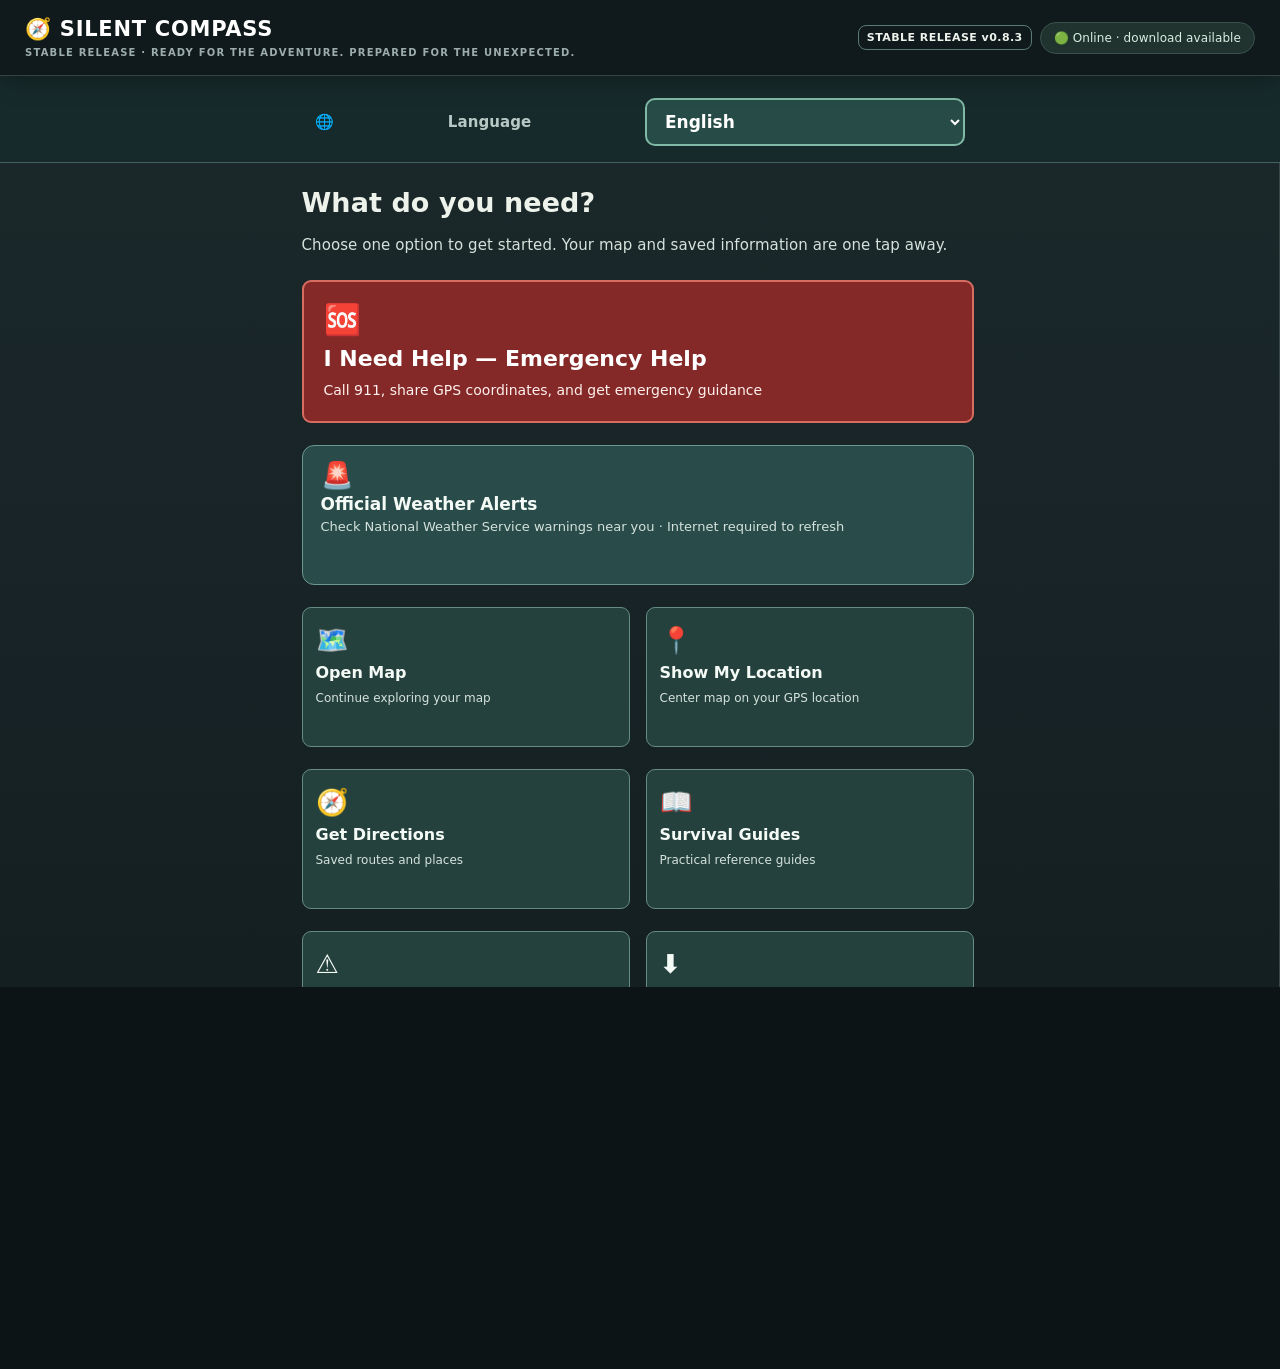
<file: baseline/index.html>
<!doctype html><html lang="en"><head><meta charset="utf-8"><meta name="viewport" content="width=device-width,initial-scale=1"><title>Silent Compass — Offline Survival Companion</title><link rel="manifest" href="./manifest.webmanifest"><meta name="theme-color" content="#17282c"><link rel="icon" href="./icon.svg" type="image/svg+xml"><style>
:root{font-family:system-ui,-apple-system,Segoe UI,sans-serif;color:#e9f0ed;background:#101c20}*{box-sizing:border-box}body{margin:0}header{padding:14px 20px;background:#17282c;display:flex;align-items:center;justify-content:space-between;gap:10px;flex-wrap:wrap}h1{font-size:20px;margin:0}small,.muted{color:#b4c6c5}main{display:grid;grid-template-columns:310px 1fr;min-height:calc(100vh - 62px)}aside{padding:16px;background:#172428;overflow:auto;max-height:calc(100vh - 62px)}label{display:block;margin:10px 0 5px;font-size:13px;color:#d0dfda}select,input,button{font:inherit}select,input[type=number]{width:100%;padding:9px;border:1px solid #4b6666;background:#0c1b20;color:white;border-radius:7px}button{background:#285e59;color:white;border:1px solid #5b8982;padding:10px 12px;border-radius:8px;cursor:pointer;margin:5px 4px 5px 0}button:hover{background:#32766e}button:disabled{opacity:.5;cursor:wait}.row{display:flex;gap:8px;align-items:center;flex-wrap:wrap}.check{display:flex;gap:8px;align-items:center;padding:7px 0}.check input{accent-color:#7fd5b2}.section{border-top:1px solid #355056;margin-top:15px;padding-top:12px}#mapwrap{position:relative;min-height:550px;overflow:hidden;background:#d6dfd7;touch-action:none}canvas{width:100%;height:100%;display:block;cursor:grab}#status{position:absolute;bottom:12px;left:12px;right:12px;background:#152b2ce8;padding:9px 12px;border-radius:8px;font-size:12px;pointer-events:none}#zoom{position:absolute;right:12px;top:12px;display:grid}#zoom button{margin:2px;font-size:22px}.legend{font-size:12px;line-height:1.7}#results{max-height:200px;overflow:auto;font-size:12px}#results button{display:block;width:100%;text-align:left;background:#223a3e}#progress{font-size:12px;min-height:28px;color:#c9e8d9}a{color:#9fe4cc}p{line-height:1.5}footer{font-size:11px;color:#c0cfcf;margin-top:15px}@media(max-width:760px){main{display:flex;flex-direction:column}aside{max-height:none}#mapwrap{height:65vh;min-height:440px}}

/* GridDown Atlas v0.7 — rugged navigation UI refresh */
:root{font-family:Inter,ui-sans-serif,system-ui,-apple-system,'Segoe UI',sans-serif;color:#edf2eb;background:#0c1415;color-scheme:dark;--accent:#edaa43;--panel:#152022;--border:#354344}
body{background:#0c1415;letter-spacing:.005em}
header{height:76px;padding:12px 25px;background:#10191b;border-bottom:1px solid #354345;flex-wrap:nowrap;box-shadow:0 5px 25px #0004;position:relative;z-index:3}
header h1{font-size:21px;letter-spacing:.035em;font-weight:850;color:#fff;display:flex;flex-direction:column;line-height:1.15}
header h1 small{font-size:10px;font-weight:600;letter-spacing:.12em;text-transform:uppercase;margin-top:6px;color:#9daea9}
#connection{border:1px solid #3b514b;border-radius:30px;background:#20332e;padding:8px 13px;font-size:12px;color:#d8eee3;white-space:nowrap}
main{grid-template-columns:350px minmax(0,1fr);height:calc(100dvh - 76px);min-height:570px}
aside{background:linear-gradient(180deg,#1b282a 0%,#111b1e 100%);padding:22px 19px 40px;max-height:none;scrollbar-color:#485657 transparent;border-right:1px solid #394748}
aside>label:first-child{margin-top:0;text-transform:uppercase;letter-spacing:.12em;font-size:10px;font-weight:800;color:#b5c6be}
aside .section{border:1px solid #334346;border-radius:13px;padding:17px 15px;margin-top:15px;background:#1b292c;box-shadow:0 3px 14px #0002}
aside .section>strong{display:block;color:#f4f6f0;font-size:13px;font-weight:800;letter-spacing:.035em;margin-bottom:12px}
label{font-size:12px;color:#b7c8c5;font-weight:650;margin:12px 0 6px}
select,input:not([type=checkbox]):not([type=range]):not([type=file]){background:#0d191b;border:1px solid #43575a;border-radius:9px;color:#edf4ed;padding:11px 12px;outline:none;min-height:41px}
select:focus,input:focus{outline:2px solid #edaa43;outline-offset:1px}
button{background:#2c4d4a;border:1px solid #53756e;color:#f4faf5;border-radius:9px;font-size:12px;font-weight:750;padding:11px 12px;min-height:39px;transition:background .15s,border-color .15s,transform .15s}
button:hover{background:#3d625b;border-color:#83a398}button:active{transform:translateY(1px)}
#download,#resources,#routeGo,#offlineRoute,#packageExport{background:#d58f2f;color:#151b18;border-color:#f1b95f;font-weight:850}#download:hover,#resources:hover,#routeGo:hover,#offlineRoute:hover,#packageExport:hover{background:#efae4b}
#stop,#clear,#routeClear{background:#34282a;border-color:#725052;color:#efc9c8}
.check{padding:9px 4px;border-bottom:1px solid #2c3c3f;font-size:12px;font-weight:500;color:#e2e9e4}.check:last-of-type{border-bottom:0}.check input{accent-color:#e5a046;width:16px;height:16px}
input[type=range]{accent-color:#e5a046}.muted,small{color:#9cadab!important}.legend{color:#b6c6c0;line-height:1.7}p{line-height:1.55}
#mapwrap{min-height:0;height:100%;background:#c9d5c9;isolation:isolate}
#mapwrap:before{content:'TOPOGRAPHIC EXPLORER';position:absolute;top:18px;left:18px;z-index:2;background:#132326e8;border:1px solid #61716c;color:#f1e8d6;border-radius:9px;padding:10px 14px;font-size:10px;font-weight:850;letter-spacing:.15em;pointer-events:none;box-shadow:0 3px 12px #0003}
#mapLayersControl{position:absolute;right:20px;top:122px;z-index:5}#mapLayersButton{min-width:43px;min-height:43px;border-radius:11px;background:#142426ed;color:#fff;border:1px solid #536663;box-shadow:0 3px 10px #0004;padding:8px 10px;font-size:14px;font-weight:700}#mapLayersMenu{position:absolute;right:0;top:50px;width:min(270px,calc(100vw - 35px));background:#17282cf5;border:1px solid #627973;border-radius:12px;padding:14px;color:#eef4ef;box-shadow:0 8px 28px #0008}#mapLayersMenu[hidden]{display:none}#mapLayersMenu label{display:block;margin-top:9px}#mapLayersMenu select{width:100%;margin-top:5px}#mapLayersMenu p{font-size:12px;line-height:1.5;color:#c3d0cb}#mapResourceControl{position:absolute;right:20px;top:178px;z-index:5}#mapResourceButton{min-height:43px;background:#142426ed;color:#fff;border:1px solid #536663;border-radius:11px;padding:8px 10px;font-size:13px;font-weight:700}#mapResourceMenu{position:absolute;right:0;top:50px;width:min(310px,calc(100vw - 35px));max-height:65vh;overflow:auto;background:#17282cf5;border:1px solid #627973;border-radius:12px;padding:12px;color:#eef4ef;box-shadow:0 8px 28px #0008}#mapResourceMenu[hidden]{display:none}#mapResourceMenu .section{padding:0!important;border:0;background:transparent}
/* Compact, equally sized map control buttons; retain touch-friendly targets. */
#mapLayersControl{top:122px;right:20px}#mapResourceControl{top:178px;right:20px}#mapLayersButton,#mapResourceButton{width:44px;height:44px;min-width:44px;min-height:44px;padding:0;display:flex;align-items:center;justify-content:center;font-size:20px;line-height:1}
#zoom{right:20px;top:20px;gap:5px;z-index:2}#zoom button{width:43px;height:43px;background:#142426ec;border:1px solid #536663;box-shadow:0 3px 10px #0004;margin:0;border-radius:10px;font-size:23px}
#status{bottom:20px;left:20px;right:20px;background:#101e20ef;border:1px solid #54625d;box-shadow:0 6px 20px #0004;border-radius:11px;padding:12px 15px;font-size:12px;color:#e2ece7;z-index:2}
#progress{border-left:3px solid #dca04a;padding-left:9px;margin-top:8px;color:#d8e7dc}#results button{background:#263a3b;text-align:left;width:100%}
a{color:#f1bd73}
@media(max-width:900px){main{grid-template-columns:305px minmax(0,1fr)}aside{padding:15px 12px}.section{padding:13px!important}}
@media(max-width:760px){header{height:66px;padding:10px 14px}header h1{font-size:17px}header h1 small{font-size:9px}#connection{font-size:10px;padding:6px 9px}main{height:auto;min-height:0;display:flex;flex-direction:column}#mapwrap{height:57dvh;min-height:340px;order:0}aside{order:1;max-height:none;border-right:0;border-top:1px solid #3d4e4c;padding:14px 12px 40px}#mapwrap:before{font-size:9px;top:12px;left:12px;padding:8px}#status{left:10px;right:10px;bottom:10px;font-size:10px;padding:9px}#zoom{right:12px;top:12px}#zoom button{width:36px;height:36px}}

/* v0.8 full-map expedition layout */
#appMain{transition:grid-template-columns .2s ease}#appMain.panelClosed{grid-template-columns:0 minmax(0,1fr)}#appMain.panelClosed #sidePanel{visibility:hidden;padding:0;overflow:hidden;border:0}#appMain.panelClosed #mapwrap{min-width:0}#sidePanel{min-width:0}.panelTop{position:sticky;top:0;z-index:5;display:flex;align-items:center;justify-content:space-between;background:#172428;padding:7px 0 10px;color:#b7c9c3;font-size:10px;font-weight:800;letter-spacing:.1em;border-bottom:1px solid #314945}.panelTop button{font-size:11px;padding:7px 9px;margin:0}#showPanel{display:none;position:absolute;top:14px;left:14px;z-index:4;background:#152b2c;color:#fff;border:1px solid #d58f2f;font-weight:800;box-shadow:0 2px 12px #0006}#appMain.panelClosed #showPanel{display:block}#navigationPanel{scroll-margin-top:40px}.miniHeader{display:flex;justify-content:space-between;align-items:center;margin-top:15px;margin-bottom:7px;color:#e5f0e9}.miniHeader span{font-size:11px;color:#a4b9b1}#miniMap{width:100%;height:190px;display:block;border:1px solid #49645d;border-radius:10px;background:#d5dfd4;cursor:crosshair}.miniActions{display:flex;gap:3px;flex-wrap:wrap}.miniActions button{font-size:11px;padding:7px 9px}#hospitalStatus{padding:8px 0;color:#f2ca8e}#hospitalRefresh{font-size:12px;width:100%}
@media(max-width:760px){#appMain.panelClosed{display:flex;flex-direction:column}#appMain.panelClosed #sidePanel{display:none}#appMain.panelClosed #mapwrap{height:calc(100dvh - 66px);min-height:0}#showPanel{top:12px;left:12px}}

.privateGrid{display:grid;grid-template-columns:1fr 1fr;gap:8px}.privateGrid label{margin:0}.privateGrid input,.privateGrid select{width:100%}.savedItem{display:flex;align-items:center;gap:7px;margin:6px 0}.savedItem button{margin:0;padding:7px;min-width:0}.savedItem .placeName{flex:1;text-align:left;overflow-wrap:anywhere}.privacyNote{color:#f3ca87;font-size:12px;line-height:1.45}.markerActions{display:flex;gap:7px;flex-wrap:wrap;margin:10px 0}.markerActions button{font-size:12px}.privateStatus{font-size:12px;color:#b9d3c6}#privateList{max-height:240px;overflow:auto}#selected{overflow-wrap:anywhere}

/* v1.1: navigation workspace tabs */
#sidePanel{display:flex;flex-direction:column;gap:0}
.atlasTabs{display:grid;grid-template-columns:repeat(3,minmax(0,1fr));gap:5px;padding:12px 0 9px;position:sticky;top:42px;z-index:5;background:#172428;border-bottom:1px solid #344c48}
.atlasTab{font-size:11px;min-height:44px;padding:7px 4px;background:#203337;border:1px solid #38534e;color:#cadbd3;border-radius:9px}
.atlasTab[aria-selected="true"]{background:#d58f2f;border-color:#e8ad5d;color:#17221f;box-shadow:0 0 0 1px #e8ad5d55}
.atlasTabPanel{display:none;min-height:0}.atlasTabPanel.active{display:block}
.atlasTabPanel>.section{margin:10px 0}
.atlasTabPanel>.section:first-child{margin-top:12px}
.atlasTabPanel footer{padding:15px 4px 25px}
.atlasHomeIntro{font-size:12px;line-height:1.55;color:#b8cbc2;padding:12px 4px 0}
.atlasQuick{display:grid;grid-template-columns:1fr 1fr;gap:7px;margin:12px 0}
.atlasQuick button{font-size:12px}
@media(max-width:760px){.atlasTabs{top:0;padding-top:8px}.atlasTab{min-height:48px}}
#browserHelp{padding:12px 16px;background:#3b2a19;color:#ffe8b5;border-bottom:1px solid #bc8a45;font-size:13px}#browserHelp[hidden]{display:none}#browserHelp a{color:#fff;text-decoration:underline}#browserHelp button{padding:5px 9px;margin-left:8px}

/* v1.5 Survival Hub */
.survivalSubnav{display:flex;flex-wrap:wrap;gap:5px}.survivalSubnav button{flex:1;min-width:85px}.survivalSubnav button[aria-pressed="true"]{background:#d58f2f;color:#17221f}.survivalItem{display:grid;grid-template-columns:20px minmax(0,1fr) 55px 33px;gap:8px;align-items:center;padding:8px 0;border-bottom:1px solid #344744;font-size:12px}.survivalItem input[type=number]{min-width:0;padding:6px;height:35px}.survivalItem button{padding:4px;margin:0;min-height:32px}.survivalPack{border:1px solid #3b5550;border-radius:10px;padding:12px;margin:10px 0;background:#203132}.survivalPack p{font-size:12px;margin:7px 0}.survivalHead p{font-size:12px}.survivalHead b{color:#f4c783}
.scSimpleHome{padding:8px 2px 24px}.scSimpleHome h2{font-size:25px;line-height:1.2;margin:6px 0 12px}.scSimpleHome p{font-size:15px;line-height:1.5;color:#d5e2dc}.scHomeGrid{display:grid;grid-template-columns:1fr 1fr;gap:12px;margin:18px 0}.scHomeGrid button{display:flex;flex-direction:column;align-items:flex-start;gap:8px;text-align:left;min-height:128px;padding:17px 13px;font-size:26px;border:1px solid #668c82;background:#25413d}.scHomeGrid strong{font-size:16px;line-height:1.2}.scHomeGrid span{font-size:12px;line-height:1.4;font-weight:500;color:#d5e2dc}.scSimpleHome .scHomeNote{font-size:13px;color:#d3c9b2;border-top:1px solid #536b65;padding-top:14px}@media(max-width:380px){.scHomeGrid{grid-template-columns:1fr}}
/* v0.5.8: dashboard-first mobile layout, retain map and original tab panels */
#appMain.scHomeActive{display:block;min-height:0}
#appMain.scHomeActive #sidePanel{width:100%;max-height:none;overflow:visible;visibility:visible;padding:16px}
#appMain.scHomeActive #mapwrap{display:none}
#appMain.scHomeActive .panelTop,#appMain.scHomeActive .atlasTabs{display:none}
#appMain.scHomeActive .scSimpleHome{max-width:680px;margin:0 auto;padding:8px 2px 30px}
#appMain.scHomeActive .scSimpleHome h2{font-size:27px;margin:0 0 10px}
#appMain.scHomeActive .scHomeGrid button{min-height:140px}
#appMain.scHomeActive.panelClosed{grid-template-columns:1fr}
@media(max-width:760px){#appMain:not(.scHomeActive) #mapwrap{order:0}#appMain:not(.scHomeActive) #sidePanel{order:1}#appMain.scHomeActive #sidePanel{order:0}}

/* v0.5.9: focused map view; advanced tools remain opt-in */
#scSimpleMapNav{display:none}
#appMain.scMapSimple #scSimpleMapNav{display:flex;gap:8px;flex-wrap:wrap;padding:8px 0}
#scSimpleMapNav button{flex:1;min-width:85px;min-height:48px;font-size:14px}
#appMain.scMapSimple .panelTop,#appMain.scMapSimple .atlasTabs,#appMain.scMapSimple .atlasTabPanel{display:none}
#appMain.scMapSimple.scMapToolsOpen .panelTop,#appMain.scMapSimple.scMapToolsOpen .atlasTabs{display:flex}
#appMain.scMapSimple.scMapToolsOpen .atlasTabPanel.active{display:block}
@media(max-width:760px){
 #appMain.scMapSimple #sidePanel{order:0;padding:8px 14px;max-height:none;overflow:visible}
 #appMain.scMapSimple #mapwrap{order:1;height:calc(100dvh - 225px);min-height:370px}
 #appMain.scMapSimple #scSimpleMapNav{padding:5px 0}
 #appMain.scMapSimple .panelTop{position:static}
}

/* v0.5.10: directions-first layout without map or nine-tab menu */
#scSimpleRoutesNav{display:none}
#appMain.scRoutesSimple{display:block;min-height:0}
#appMain.scRoutesSimple #sidePanel{width:100%;max-width:none;max-height:none;overflow:visible;visibility:visible;padding:12px 16px}
#appMain.scRoutesSimple #mapwrap{display:none}
#appMain.scRoutesSimple #scSimpleRoutesNav{display:flex;gap:8px;flex-wrap:wrap;max-width:720px;margin:0 auto 12px}
#scSimpleRoutesNav button{flex:1;min-width:85px;min-height:48px;font-size:14px}
#appMain.scRoutesSimple .panelTop,#appMain.scRoutesSimple .atlasTabs{display:none}
#appMain.scRoutesSimple.scRoutesToolsOpen .panelTop,#appMain.scRoutesSimple.scRoutesToolsOpen .atlasTabs{display:flex}
#appMain.scRoutesSimple #panel-routes{display:block;max-width:720px;margin:0 auto}
#appMain.scRoutesSimple.panelClosed{grid-template-columns:1fr}

/* v0.5.12: prevent mobile horizontal overflow in expanded Map Tools */
html,body{max-width:100%;overflow-x:hidden}
#appMain,#sidePanel,#mapwrap{min-width:0;max-width:100%}
#appMain.scMapSimple.scMapToolsOpen{min-width:0}
#appMain.scMapSimple.scMapToolsOpen #sidePanel{width:100%;min-width:0;max-width:100%;overflow-x:hidden}
#appMain.scMapSimple.scMapToolsOpen .atlasTabs{display:grid;grid-template-columns:repeat(3,minmax(0,1fr));width:100%;position:static}
#appMain.scMapSimple.scMapToolsOpen .atlasTab{min-width:0;white-space:normal;overflow-wrap:anywhere}
#appMain.scMapSimple.scMapToolsOpen .panelTop{display:flex}
#appMain.scMapSimple.scMapToolsOpen .section{max-width:100%;min-width:0}
@media(max-width:760px){#appMain.scMapSimple.scMapToolsOpen #sidePanel{padding:8px 12px}#appMain.scMapSimple.scMapToolsOpen .atlasTabs{gap:5px}}

/* v0.5.13: focused Locations screen */
#scSimplePlacesNav{display:none}
#appMain.scPlacesSimple{display:block;min-height:0}
#appMain.scPlacesSimple #sidePanel{width:100%;max-width:none;max-height:none;overflow:visible;visibility:visible;padding:12px 16px}
#appMain.scPlacesSimple #mapwrap{display:none}
#appMain.scPlacesSimple #scSimplePlacesNav{display:flex;gap:8px;flex-wrap:wrap;max-width:720px;margin:0 auto 12px}
#scSimplePlacesNav button{flex:1;min-width:85px;min-height:48px;font-size:14px}
#appMain.scPlacesSimple .panelTop,#appMain.scPlacesSimple .atlasTabs{display:none}
#appMain.scPlacesSimple.scPlacesToolsOpen .panelTop{display:flex}
#appMain.scPlacesSimple.scPlacesToolsOpen .atlasTabs{display:grid;grid-template-columns:repeat(3,minmax(0,1fr));position:static}
#appMain.scPlacesSimple #panel-places{display:block;max-width:720px;margin:0 auto}
#appMain.scPlacesSimple.panelClosed{grid-template-columns:1fr}

#scHelpNav{display:none}
#appMain.scHelpSimple{display:block;min-height:0}
#appMain.scHelpSimple #mapwrap{display:none}
#appMain.scHelpSimple #sidePanel{width:100%;max-width:none;max-height:none;overflow:visible;padding:12px 16px}
#appMain.scHelpSimple #scHelpNav{display:flex;gap:8px;max-width:720px;margin:0 auto 12px}
#scHelpNav button{flex:1;min-width:0;min-height:48px;font-size:14px}
#appMain.scHelpSimple .panelTop,#appMain.scHelpSimple .atlasTabs{display:none}
#appMain.scHelpSimple.scHelpToolsOpen .panelTop{display:flex}
#appMain.scHelpSimple.scHelpToolsOpen .atlasTabs{display:grid;grid-template-columns:repeat(3,minmax(0,1fr));position:static}
#appMain.scHelpSimple #panel-help{display:block;max-width:720px;margin:0 auto}
.scEmergencyHelp h2{font-size:24px}.scEmergencyHelp p{line-height:1.5}
.scCall911{display:block;padding:17px;text-align:center;background:#7c2525;color:white;font-size:19px;font-weight:700;border-radius:12px;text-decoration:none;margin:18px 0 8px}
.scHelpNote{font-size:13px;color:#d4dfd8}
.scHelpActions{display:grid;grid-template-columns:repeat(2,minmax(0,1fr));gap:10px;margin:18px 0}
.scHelpActions button{min-height:78px;text-align:left;font-size:15px;padding:12px;white-space:normal}
#scHelpOutput{background:#23393a;border:1px solid #56716c;border-radius:12px;padding:16px;line-height:1.55;min-height:75px}
.scHelpActions .scHelpDetail{grid-column:1/-1;background:#23393a;border:1px solid #668a82;border-radius:12px;padding:16px;line-height:1.55}.scHelpDetail[hidden]{display:none!important}.scHelpDetail strong{display:block;font-size:17px;margin-bottom:8px}.scHelpDetail ol{margin:8px 0 0;padding-left:23px}.scHelpDetail li{padding:0 0 12px 4px}.scHelpActions button[aria-expanded="true"]{border-color:#e8b456;background:#31534d}#scHelpOutput[hidden]{display:none!important}.scGpsValue{font-size:clamp(20px,5vw,28px);font-weight:700;letter-spacing:.02em;overflow-wrap:anywhere;margin:10px 0 14px}
/* v0.5.20: focused offline readiness, preserving existing storage/download controls */
#scSimpleOfflineNav{display:none}
#appMain.scOfflineSimple{display:block;min-height:0}
#appMain.scOfflineSimple #mapwrap{display:none}
#appMain.scOfflineSimple #sidePanel{width:100%;max-width:none;max-height:none;overflow:visible;visibility:visible;padding:12px 16px}
#appMain.scOfflineSimple #scSimpleOfflineNav{display:flex;gap:8px;max-width:720px;margin:0 auto 12px}
#scSimpleOfflineNav button{flex:1;min-width:0;min-height:48px;font-size:14px;white-space:normal}
#appMain.scOfflineSimple .panelTop,#appMain.scOfflineSimple .atlasTabs{display:none}
#appMain.scOfflineSimple.scOfflineToolsOpen .panelTop{display:flex}
#appMain.scOfflineSimple.scOfflineToolsOpen .atlasTabs{display:grid;grid-template-columns:repeat(3,minmax(0,1fr));position:static}
#appMain.scOfflineSimple #panel-offline{display:block;max-width:720px;margin:0 auto}
#appMain.scOfflineSimple.panelClosed{grid-template-columns:1fr}
.scPlaceEditor,.scPlaceAdvanced{border:1px solid #456560;border-radius:12px;padding:12px;margin:12px 0}.scPlaceEditor>summary,.scPlaceAdvanced>summary{cursor:pointer;font-weight:700;padding:10px 4px;min-height:30px}.scPlaceEditor>summary{font-size:17px}.scPlaceEditor[open]>summary{margin-bottom:14px}.scPlaceAdvanced{background:#203537}.scPlaceEditor #privateSave{margin-top:12px}#appMain.scPlacesSimple #privateList{margin:14px 0}
/* v0.5.24: emergency-style Locations dashboard */
#appMain.scPlacesSimple #privatePlacesPanel>strong{display:block;font-size:25px;margin:4px 0}
.scPlacesIntro{margin:4px 0 18px;color:#c7d7d5}
.scPlacesDashboard{display:flex;flex-direction:column;gap:12px}
.scPlacesDashboard #scPlaceEditor{margin:0;background:linear-gradient(180deg,#17ba78,#008c5e);border:1px solid #32d99b;padding:0;border-radius:11px}
.scPlacesDashboard #scPlaceEditor>summary{font-size:19px;text-align:center;padding:15px;color:white;list-style:none}
.scPlacesDashboard #scPlaceEditor>summary::-webkit-details-marker{display:none}
.scPlacesDashboard #scPlaceEditor[open]{padding:12px;background:#213a37}
.scPlacesDashboard #scPlaceEditor[open]>summary{background:#087e5b;border-radius:8px}
.scPlacesActions,.scPlacesBackup{display:grid;grid-template-columns:repeat(2,minmax(0,1fr));gap:10px;margin:0}
.scPlacesBackup button{width:100%;min-height:68px;padding:12px;white-space:normal;text-align:left}
.scPlacesActions button strong{display:block;font-size:15px}.scPlacesActions button small{display:block;font-size:11px;line-height:1.35;margin-top:4px}
.scPlacesBackup button{font-size:13px}
#scSavedPlacesDetails{border:1px solid #42635f;border-radius:12px;padding:12px}
#scSavedPlacesDetails>summary{font-size:17px;font-weight:700;cursor:pointer;padding:4px}
#scSavedPlacesDetails #privateList{margin:12px 0}
#scSavedPlacesDetails .privacyNote{margin-top:14px}
#scSavedPlacesDetails .savedItem{display:flex;gap:7px;align-items:center;margin:6px 0}
#scSavedPlacesDetails .savedItem .placeName{flex:1;min-width:0;white-space:normal;text-align:left}
#scSavedPlacesDetails .scBookmarkGroup{display:block;margin-top:15px}

/* v0.5.25: inline expandable saved locations and bookmarks */
.scPlacesActions .scPlacesChoice{min-width:0;border:1px solid #42635f;border-radius:11px;background:#284b46;overflow:hidden}
.scPlacesChoice>summary{cursor:pointer;list-style:none;padding:14px 12px;min-height:68px;overflow-wrap:anywhere}
.scPlacesChoice>summary::-webkit-details-marker{display:none}
.scPlacesChoice>summary strong{display:block;font-size:15px;margin-top:4px}
.scPlacesChoice>summary small{display:block;font-size:11px;line-height:1.35;margin-top:5px}
.scPlacesChoice[open]{grid-column:1/-1}
.scPlacesChoice[open]>summary{border-bottom:1px solid #54746c}
.scPlacesChoice #privateList,.scPlacesChoice #scBookmarkList{padding:10px;margin:0!important}
.scPlacesChoice .savedItem{display:flex;gap:6px;align-items:center}
.scPlacesChoice .savedItem .placeName{min-width:0;flex:1;text-align:left;white-space:normal}

/* v0.5.26: keep expanded cards full-width and location names horizontal */
.scPlacesDashboard,.scPlacesActions,.scPlacesChoice,#scSavedPlacesDetails,#scBookmarkDetails{min-width:0;width:100%;box-sizing:border-box}
.scPlacesActions{align-items:start}
.scPlacesChoice[open]{grid-column:1/-1;width:100%;min-width:0}
.scPlacesChoice #privateList,.scPlacesChoice #scBookmarkList{width:100%;min-width:0;box-sizing:border-box}
.scPlacesChoice .savedItem{display:flex!important;flex-direction:row!important;align-items:center!important;width:100%;min-width:0;gap:7px;box-sizing:border-box}
.scPlacesChoice .savedItem .placeName{flex:1 1 auto!important;width:auto!important;min-width:0!important;max-width:none!important;white-space:normal!important;overflow-wrap:break-word!important;word-break:normal!important;writing-mode:horizontal-tb!important;text-align:left!important}
.scPlacesChoice .savedItem button:not(.placeName){flex:0 0 auto!important;min-width:34px}

/* v0.5.29: simple hazards dashboard */
#scSimpleHazardNav{display:none}
#appMain.scHazSimple{display:block;min-height:0}
#appMain.scHazSimple #mapwrap{display:none}
#appMain.scHazSimple #sidePanel{width:100%;max-width:none;max-height:none;overflow:visible;visibility:visible;padding:12px 16px}
#appMain.scHazSimple #scSimpleHazardNav{display:flex;gap:8px;max-width:720px;margin:0 auto 12px}
#scSimpleHazardNav button{flex:1;min-width:0;min-height:48px;font-size:14px;white-space:normal}
#appMain.scHazSimple .panelTop,#appMain.scHazSimple .atlasTabs{display:none}
#appMain.scHazSimple.scHazToolsOpen .panelTop{display:flex}
#appMain.scHazSimple.scHazToolsOpen .atlasTabs{display:grid;grid-template-columns:repeat(3,minmax(0,1fr));position:static}
#appMain.scHazSimple #panel-hazards{display:block;max-width:720px;margin:0 auto}
#appMain.scHazSimple.panelClosed{grid-template-columns:1fr}
#scHazDashboard>h2{font-size:25px;margin:4px 0 8px}
#scHazDashboard>p{line-height:1.55;color:#c7d5d0}
.scHazAction{border:1px solid #456760;border-radius:12px;margin:12px 0;padding:0;background:#24423f}
.scHazAction>summary{list-style:none;cursor:pointer;padding:18px;font-size:17px;font-weight:700}
.scHazAction>summary::-webkit-details-marker{display:none}
.scHazAction[open]>summary{border-bottom:1px solid #53746d}
.scHazActionBody{padding:14px}
.scHazActionBody .savedItem{display:flex;gap:6px;align-items:center}
.scHazActionBody .savedItem .placeName{flex:1;min-width:0;white-space:normal;text-align:left;overflow-wrap:break-word}
.scHazActionBody .savedItem button:not(.placeName){flex-shrink:0}

/* v0.5.33: hazard placement overlay uses the existing interactive map */
body.scHazPlacementActive #mapwrap.scHazPlacementOverlay,
#appMain.scHazSimple #mapwrap.scHazPlacementOverlay{display:block!important;position:fixed!important;inset:0!important;width:100vw!important;height:100dvh!important;max-width:none!important;max-height:none!important;z-index:9998!important;margin:0!important;border-radius:0!important}
#scHazMapBanner{position:absolute;top:12px;left:50%;transform:translateX(-50%);z-index:100;display:flex;align-items:center;gap:12px;justify-content:space-between;width:min(94%,550px);padding:12px;background:#143734;color:#fff;border:2px solid #e3a329;border-radius:12px;font-weight:700;box-sizing:border-box}
#scHazCancelOverlay{background:#74302e;color:#fff;padding:10px 14px;flex-shrink:0;border-radius:9px}

/* v0.5.34 hazard map marker details */
#scHazDetailPopup{position:absolute;z-index:20;bottom:65px;left:12px;right:12px;max-width:520px;margin:auto;padding:14px 16px;border:2px solid #dfa43b;border-radius:12px;background:#162e2c;color:#fff;box-shadow:0 5px 20px #0008;max-height:48%;overflow:auto;box-sizing:border-box}
#scHazDetailPopup[hidden]{display:none!important}
.scHazPopupHeader{display:flex;justify-content:space-between;align-items:center;gap:12px}
.scHazPopupHeader strong{font-size:19px}
.scHazPopupHeader button{flex-shrink:0;background:#315b55;padding:9px;border-radius:8px}
#scHazDetailPopup p{margin:10px 0;line-height:1.4}
.scHazPopupNote{white-space:pre-wrap;overflow-wrap:anywhere;font-weight:600}
.scHazPopupSource{font-size:12px;color:#c5d4d0}

/* v0.5.35: saved personal location details on map */
#scPlaceDetailPopup{position:absolute;z-index:19;bottom:65px;left:12px;right:12px;max-width:520px;margin:auto;padding:14px 16px;border:2px solid #dfa43b;border-radius:12px;background:#162e2c;color:#fff;box-shadow:0 5px 20px #0008;max-height:48%;overflow:auto;box-sizing:border-box}
#scPlaceDetailPopup[hidden]{display:none!important}
.scPlacePopupHeader{display:flex;justify-content:space-between;align-items:center;gap:12px}
.scPlacePopupHeader strong{font-size:19px;overflow-wrap:anywhere}
.scPlacePopupHeader button{flex-shrink:0;background:#315b55;padding:9px;border-radius:8px}
#scPlaceDetailPopup p{margin:10px 0;line-height:1.45;overflow-wrap:anywhere}
.scPlacePopupNotes{font-weight:600;white-space:pre-wrap}

/* v0.5.37: prominent emergency action at top of home */
.scHomeGrid .scHomeSOS{grid-column:1/-1;min-height:110px;display:flex;flex-direction:column;align-items:flex-start;justify-content:center;gap:8px;background:#842828;border:2px solid #d76d60;color:#fff;padding:20px;font-size:30px}
.scHomeGrid .scHomeSOS strong{font-size:22px;line-height:1.25;color:#fff}
.scHomeGrid .scHomeSOS span{font-size:14px;color:#fff0ed;line-height:1.45}
.scHomeGrid .scHomeSOS:focus-visible{outline:3px solid #ffdc80;outline-offset:3px}

/* v0.5.40: resource contact actions alongside details */
.scResourceContactRow{display:flex;align-items:center;justify-content:space-between;gap:10px;padding:8px 0;border-bottom:1px solid #ffffff24}
.scResourceContactRow span{flex:1;min-width:0;overflow-wrap:anywhere;line-height:1.4}
.scResourceContactRow button{flex-shrink:0;background:#315b55;color:#fff;padding:10px 14px;border-radius:8px;min-height:42px;font-weight:700}

/* v0.6.0 emergency action mode: one clear offline step at a time */
.scActionProgress{margin:14px 0 8px;font-weight:700;color:#f1c57b;font-size:14px}
.scActionStep{font-size:19px;line-height:1.5;font-weight:600;min-height:78px;margin:8px 0 16px}
.scActionControls{display:flex;gap:10px;justify-content:space-between}
.scActionControls button{flex:1;min-height:48px;padding:10px;background:#315b55;border-radius:10px;font-weight:700}
.scActionControls button:disabled{opacity:.45}

/* v0.6.2 official NWS alerts */
.scNwsPanel{margin:22px 0;padding:16px;border:1px solid #44645f;border-radius:12px;background:#1b302e}
.scNwsPanel button{min-height:48px;padding:12px;background:#315b55;border-radius:9px;font-weight:700}
#scNwsStatus{margin:14px 0;font-size:14px;color:#e8d6aa}
.scNwsAlert{border:1px solid #607a74;border-radius:9px;margin:10px 0;padding:12px;overflow-wrap:anywhere}
.scNwsAlert summary{font-weight:700;cursor:pointer}
.scNwsAlert p{white-space:pre-wrap;line-height:1.5}

/* v0.6.3: quick NWS access beneath SOS */
.scHomeGrid .scHomeNWS{grid-column:1/-1;display:flex;flex-direction:column;align-items:flex-start;text-align:left;gap:4px;padding:14px 18px;min-height:82px;background:#294c4b;border:1px solid #6c9690;border-radius:12px}
.scHomeGrid .scHomeNWS strong{font-size:17px}
.scHomeGrid .scHomeNWS span{font-size:13px;line-height:1.4}

/* v0.6.4 dedicated NWS landing page */
.scNwsNav{display:grid;grid-template-columns:repeat(3,minmax(0,1fr));gap:8px;margin-bottom:20px}.scNwsNav button{font-size:13px;padding:10px 5px;min-width:0}.scNwsArchive{border:1px solid #55716b;border-radius:10px;padding:14px;margin-top:22px}.scNwsArchive summary{font-weight:700;cursor:pointer}.scNwsPanel h4{margin:22px 0 10px}

/* v0.6.5: standalone focused weather alerts workspace */
#appMain.scNwsSimple{display:block;min-height:0}
#appMain.scNwsSimple #mapwrap{display:none}
#appMain.scNwsSimple #sidePanel{width:100%;max-width:none;max-height:none;overflow:visible;visibility:visible;padding:12px 16px}
#appMain.scNwsSimple .panelTop,#appMain.scNwsSimple .atlasTabs{display:none}
#appMain.scNwsSimple.scNwsToolsOpen .panelTop{display:flex}
#appMain.scNwsSimple.scNwsToolsOpen .atlasTabs{display:grid;grid-template-columns:repeat(3,minmax(0,1fr));position:static}
#appMain.scNwsSimple #panel-nws{display:block;max-width:720px;margin:0 auto}
#appMain.scNwsSimple.panelClosed{grid-template-columns:1fr}
#appMain.scNwsSimple .scNwsPanel{margin:0 auto}
#appMain.scNwsSimple .scNwsNav{margin-bottom:24px}
#appMain.scNwsSimple .scNwsNav button{min-height:56px;white-space:normal}

.scLangLabel{display:flex;align-items:center;gap:5px;font-size:12px}.scLangLabel select{font-size:13px;max-width:132px;padding:6px;border-radius:7px;background:#233d3a;color:#fff;border:1px solid #63847c}
.scLanguageBar{padding:10px 16px;background:#172a2b;border-bottom:1px solid #41635e;display:flex;justify-content:center}.scLanguageBar .scLangLabel{width:min(100%,650px);font-size:15px;font-weight:700;justify-content:space-between;gap:14px}.scLanguageBar select{font-size:17px;max-width:none;width:min(62%,320px);min-height:48px;padding:10px 14px;border:2px solid #80b9a5;border-radius:10px;background:#274b46;color:#fff}
</style></head><body><div id="browserHelp" hidden role="alert"></div><header><h1>🧭 SILENT COMPASS <small>Stable Release · Ready for the Adventure. Prepared for the Unexpected.</small></h1><div style="display:flex;align-items:center;justify-content:flex-end;gap:8px;flex-wrap:wrap"><span id="scAppVersion" aria-label="Silent Compass beta version" style="font-size:11px;font-weight:700;letter-spacing:.04em;border:1px solid #597a75;border-radius:8px;padding:5px 8px;white-space:nowrap">STABLE RELEASE v0.8.3</span><span id="connection">Checking network…</span></div></header><div class="scLanguageBar"><label class="scLangLabel" for="scLanguage">🌐 <span id="scLanguageLabel">Language</span><select id="scLanguage" aria-label="App language"><option value="en">English</option><option value="es">Español</option><option value="zh">简体中文</option><option value="vi">Tiếng Việt</option><option value="ko">한국어</option><option value="fr">Français</option></select></label></div><div id="scUpdateNotice" hidden role="status" style="background:#24423e;color:#f1f8f3;padding:12px 16px;border-bottom:1px solid #648c7f;font-size:14px"><strong id="scUpdateMessage">New beta available</strong> <button type="button" id="scUpdateNow" style="margin-left:8px;background:#d88d2c;color:#101c20;font-weight:700">Update Now</button><button type="button" id="scUpdateLater">Later</button></div><main id="appMain"><aside id="sidePanel"><div class="panelTop"><span>NAVIGATION</span><button id="collapsePanel" type="button" title="Collapse navigation sidebar">☰ Hide panel</button></div><label for="state">State</label><select id="state"><option value="AL">Alabama</option><option value="AK">Alaska</option><option value="AZ">Arizona</option><option value="AR">Arkansas</option><option value="CA">California</option><option value="CO">Colorado</option><option value="CT">Connecticut</option><option value="DE">Delaware</option><option value="FL">Florida</option><option value="GA">Georgia</option><option value="HI">Hawaii</option><option value="ID">Idaho</option><option value="IL">Illinois</option><option value="IN">Indiana</option><option value="IA">Iowa</option><option value="KS">Kansas</option><option value="KY">Kentucky</option><option value="LA">Louisiana</option><option value="ME">Maine</option><option value="MD">Maryland</option><option value="MA">Massachusetts</option><option value="MI">Michigan</option><option value="MN">Minnesota</option><option value="MS">Mississippi</option><option value="MO">Missouri</option><option value="MT">Montana</option><option value="NE">Nebraska</option><option value="NV">Nevada</option><option value="NH">New Hampshire</option><option value="NJ">New Jersey</option><option value="NM">New Mexico</option><option value="NY">New York</option><option value="NC">North Carolina</option><option value="ND">North Dakota</option><option value="OH">Ohio</option><option value="OK">Oklahoma</option><option value="OR">Oregon</option><option value="PA">Pennsylvania</option><option value="RI">Rhode Island</option><option value="SC" selected>South Carolina</option><option value="SD">South Dakota</option><option value="TN">Tennessee</option><option value="TX">Texas</option><option value="UT">Utah</option><option value="VT">Vermont</option><option value="VA">Virginia</option><option value="WA">Washington</option><option value="WV">West Virginia</option><option value="WI">Wisconsin</option><option value="WY">Wyoming</option></select><div class="row"><button id="install" hidden>Install app</button><button id="storage">Storage status</button></div><div class="section"><strong>Terrain & elevation</strong><label class="check"><input type="checkbox" id="relief" checked> 🏔️ Shaded relief (terrain depth)</label><label for="reliefopacity">Relief strength</label><input type="range" id="reliefopacity" min="0" max="100" value="85" style="width:100%"><div class="row"><button id="elevation">Check center elevation</button></div><div id="elevationresult" class="legend">Tap “Check center elevation” while online. Saved readings remain available offline.</div><p class="muted" style="font-size:12px">USGS topo contours and labels are shown at supported zoom levels. Shaded relief is blended using Multiply (rather than a transparent overlay) with stronger contrast; the effect varies with terrain and zoom. It is a separate downloadable map layer. Elevation is a point estimate, not a terrain survey.</p></div><div class="section" id="scPresetSection"><strong>🧭 My Situation</strong><p class="muted">Choose an emergency situation or planned adventure to customize the map resources. Your downloads remain unchanged.</p><label for="scEmergency">Emergency Situation</label><select id="scEmergency"><option value="custom">None / Custom</option></select><label for="scAdventure">Choose Your Adventure</label><select id="scAdventure"><option value="custom">None / Custom</option></select><div id="scPresetMsg" class="legend" role="status"></div></div><div class="section"><strong>Resource layers</strong><button type="button" id="scClearAllLayers" style="width:100%;margin:8px 0 12px">✕ Clear All Layers</button><label class="check"><input type="checkbox" id="hospitals"> 🏥 Hospitals & ERs</label><label class="check"><input type="checkbox" id="military"> 🛡️ Military installations (restricted)</label><label class="check"><input type="checkbox" id="water"> 💧 Freshwater features</label><label class="check"><input type="checkbox" id="ramps"> 🚤 Boat ramps (verified type only)</label><label class="check"><input type="checkbox" id="airports"> ✈️ Airports & airstrips (access not guaranteed)</label><label class="check"><input type="checkbox" id="rangers"> 🌲 Ranger Stations & Forest Service Offices</label><div class="legend">Hospital crosses and military shields identify mapped facilities; military sites are restricted and not public shelters. Markers come from downloaded geographic datasets, not live facility status. Ranger stations and forest offices may be closed, seasonal or unstaffed; do not assume emergency assistance is available. Water is <b>not presumed drinkable</b>.</div><div id="hospitalStatus" class="legend" role="status">Resources: checking saved data…</div><button id="hospitalRefresh" type="button">Update Selected Resources for This Area</button></div><div class="section" id="scOfflineHome"><strong>⬇️ Offline</strong><p class="muted" style="font-size:12px">Prepare before you go. Maps and resource locations are downloaded separately.</p>
<div class="section" id="scStatePackSection"><strong>📍 State resources</strong><p class="muted" style="font-size:12px">Hospitals, water, boat ramps and more for your selected state.</p><div class="legend">Selected state: <strong id="scOfflineStateName">South Carolina</strong> <small>(change on Map tab)</small></div><button id="scStatePackDownload" type="button">Download State Resources</button><div id="scStatePackStatus" class="legend" role="status">Checking available packs…</div></div>
<div class="section"><strong>🗺️ Offline map</strong><p class="muted" style="font-size:12px">Save the area currently shown on your map.</p><div class="row"><button id="download">Download Map Area</button><button id="stop">Stop</button></div><div id="scOfflineMapHint" class="legend">Map tiles are saved on this device. Zoom range is adjustable in Advanced Tools.</div></div>
<div class="section"><strong>🧭 Offline readiness</strong><div id="scOfflineReady" class="legend" role="status">Checking offline preparation…</div><div id="scOfflineReadyDetail" class="legend">Readiness applies to the current map view and selected state, not the entire state.</div></div><div class="section"><strong>📱 Saved on this device</strong><div id="scOfflineSavedStatus" class="legend" role="status">Checking saved resource locations…</div><div class="legend">Downloaded map coverage depends on the areas and zoom levels saved.</div><div id="progress" role="status"></div></div>
<details id="scOfflineAdvanced" class="section"><summary style="cursor:pointer;font-weight:700;padding:4px 0">⚙️ Advanced Tools</summary><p class="muted" style="font-size:12px">Optional controls for zoom ranges, area resource refresh, import/export and storage.</p><label for="minzoom">Minimum zoom</label><input type="number" id="minzoom" min="5" max="16" value="8"><label for="maxzoom">Maximum zoom</label><input type="number" id="maxzoom" min="5" max="16" value="10">
<div id="firstSetup" class="section"><strong>Map resource setup</strong><p class="muted" style="font-size:12px">Retrieve resources for the visible area using the existing online service.</p><button id="firstSetupRun" type="button">Set Up Resources for This Area</button><div id="firstSetupStatus" class="legend" role="status"></div></div>
<button id="resources">Download / refresh resource data</button><button id="export">Export resource GeoJSON</button><label for="import">Import resource GeoJSON</label><input id="import" type="file" accept=".json,.geojson,application/json"><button id="clear">Clear stored map tiles</button></details></div><div class="section"><strong>Navigate</strong><div class="row"><button id="florence">Florence / Darlington</button><button id="statewide">Statewide</button><button id="locate">GPS location</button></div><p class="muted" style="font-size:12px">Drag to pan; scroll or pinch to zoom; tap a marker to inspect it. GPS may work without cellular service if the device supports satellite positioning and grants permission.</p></div><div class="section" id="navigationPanel"><strong>🧭 Route guidance</strong><p class="muted" style="font-size:12px">Calculate driving, walking, or biking directions online and save them for offline reference. New routes require internet; saved directions are not live GPS navigation.</p><label for="scTravelMode">Travel mode</label><select id="scTravelMode" aria-label="Travel mode"><option value="driving">🚗 Driving</option><option value="walking">🚶 Walking</option><option value="cycling">🚴 Biking</option></select><div id="scTravelModeStatus" class="legend" role="status">Driving routes can be calculated online and saved for offline reference. Walking and biking routing are not available yet.</div><label for="routeFrom">From (address, landmark, or lat, lon)</label><input id="routeFrom" placeholder="Street address, city, state, ZIP"><div class="row"><select id="routeFromSaved" aria-label="Saved locations for start"><option value="">Choose saved location</option></select><button type="button" id="routeFromSave">💾 Save location</button><button type="button" id="routeFromRemove">Remove saved</button></div><button type="button" id="scSearchFrom">🔎 Find starting address</button><div id="scFromMatches" class="legend" aria-live="polite"></div><label for="routeTo">To (address, landmark, or lat, lon)</label><input id="routeTo" placeholder="Street address, city, state, ZIP"><div class="row"><select id="routeToSaved" aria-label="Saved locations for destination"><option value="">Choose saved location</option></select><button type="button" id="routeToSave">💾 Save location</button><button type="button" id="routeToRemove">Remove saved</button></div><button type="button" id="scSearchTo">🔎 Find destination address</button><div id="scToMatches" class="legend" aria-live="polite"></div><div class="row"><button id="routeGPS">Use GPS as start</button><button id="routeSelected">Selected marker as destination</button><button id="scPickRouteDestination" type="button">📍 Pick destination on map</button></div><button id="routeGo">Calculate driving route</button><button id="routeSave">Save current route</button><div id="scRouteSavePanel" class="section" hidden><label for="scRouteName">Name this route (optional)</label><input id="scRouteName" maxlength="80" placeholder="e.g. Home to Amy’s house" autocomplete="off"><div class="row"><button id="scConfirmRouteSave" type="button">Save route offline</button><button id="scCancelRouteSave" type="button">Cancel</button></div></div><label for="savedRoutes">Saved routes (available offline)</label><select id="savedRoutes"><option value="">Choose saved route</option></select><div class="row"><button id="routeLoad">Show saved route</button><button id="scRenameSavedRoute" type="button">✏️ Rename route</button><button id="scDeleteSavedRoute" type="button">🗑️ Delete route</button><button id="routeExport">Export route GeoJSON</button><button id="routeClear">Hide route</button></div><div id="routeInfo" class="legend" role="status">No route selected.</div><div id="scRouteSteps" class="section" aria-label="Saved driving directions" hidden><strong id="scRouteStepsHeading">Route directions</strong><p class="muted" style="font-size:12px">Reference instructions only. No live guidance, closure updates, or automatic rerouting. Confirm signs and road conditions.</p><ol id="scRouteStepsList" style="padding-left:22px;line-height:1.6"></ol></div><div class="miniHeader"><strong>ROUTE PREVIEW / LOCAL DETAIL MAP</strong><span id="miniZoomLabel">Zoomed view</span></div><canvas id="miniMap" width="300" height="180" aria-label="Zoomed local detail map"></canvas><div class="miniActions"><button id="miniPlus" type="button">Detail +</button><button id="miniMinus" type="button">Detail −</button><button id="miniCenter" type="button">Center main map</button></div><div class="legend">Mini map follows the selected marker, or the center of the main map. Uses the same offline map tiles.</div></div><div class="section" id="privatePlacesPanel"><strong>📍 My emergency locations</strong><p class="privacyNote">Personal places are stored locally on this device. Use general labels for sensitive supply caches; exported backups are NOT encrypted. Do not share them publicly.</p><label for="privateName">Location name</label><input id="privateName" maxlength="90" placeholder="e.g. Family meeting point"><label for="privateType">Category</label><select id="privateType"><option value="bugout">🏕️ Bug-out location</option><option value="family">🏠 Family / trusted home</option><option value="cache">📦 Cache / supplies</option><option value="meeting">🤝 Meeting point</option><option value="custom">📍 Other waypoint</option></select><label for="privateIcon">Map icon</label><select id="privateIcon"><option value="📍">📍 Pin (default)</option><option value="🏠">🏠 Home</option><option value="🏡">🏡 Family house</option><option value="🚩">🚩 Meeting point</option><option value="🏕️">🏕️ Camp</option><option value="📦">📦 Supplies</option><option value="🚗">🚗 Vehicle</option><option value="⭐">⭐ Important place</option><option value="❤️">❤️ Trusted location</option></select><label for="privateAddress">Street address (optional; requires internet to locate)</label><input id="privateAddress" maxlength="220" autocomplete="street-address" placeholder="Street, city, state, ZIP"><p class="muted" style="font-size:12px">Enter an address instead of coordinates, or save both. Address lookup tries the US Census geocoder, then OpenStreetMap Nominatim, while online. Saved addresses and coordinates remain on this device.</p><label for="privateCoords">Coordinates (lat, lon) — optional if address entered</label><input id="privateCoords" placeholder="34.05239, -79.53528" autocomplete="off" spellcheck="false"><div class="muted" style="font-size:12px;margin-top:5px">Accepts decimal GPS coordinates, degree symbols, and N/S/E/W.</div><label for="privatePhoto">Location photo (optional)</label><input id="privatePhoto" type="file" accept="image/*"><p class="muted" style="font-size:12px">Add a landmark photo when saving, such as a tree near a cache. Stored locally for offline viewing (8 MB maximum). Not shared with family circles yet.</p><label for="privateNotes">Notes (optional)</label><input id="privateNotes" maxlength="300" placeholder="Access instructions, contact, etc."><div class="row"><button id="privateUseCenter" type="button">Use map center</button><button id="privateUseSelected" type="button">Use selected marker</button><button id="privateUseGPS" type="button">Use GPS</button></div><button id="privateSave" type="button">Save private location</button><label class="check"><input id="privateVisible" type="checkbox" checked> Show personal locations on maps</label><div id="privateStatus" class="privateStatus" role="status">Saved locally, available offline.</div><div id="privateList" aria-label="Saved personal locations"></div><div class="row"><button id="privateExport" type="button">Export private backup</button><button id="privateImportButton" type="button">Import backup</button><input id="privateImport" type="file" accept="application/json,.json" hidden></div></div><div class="section"><strong>🛣️ Offline roads & elevation (new)</strong><p class="muted" style="font-size:12px">Download a town-sized road network and measured USGS elevation samples while online. Offline routes are calculated on your device using only downloaded roads. Roads are not checked for closures or passability.</p><button id="roadDownload">Download roads in current view</button><label for="sampleDensity">Elevation sample grid</label><select id="sampleDensity"><option value="3">3 × 3 points (9 requests)</option><option value="5" selected>5 × 5 points (25 requests)</option></select><button id="elevDownload">Download real USGS elevation samples</button><button id="elevNearest">Show nearest saved elevation</button><p class="muted" style="font-size:12px">Sampled points are real measurements from the USGS elevation service, not a continuous DEM. Nearest-sample readings are labeled with distance and should not be treated as precise elevation at an arbitrary point.</p><label for="addressName">Save landmark / address label</label><input id="addressName" placeholder="Home, hospital, boat ramp"><label for="addressCoord">Coordinates or online address</label><input id="addressCoord" placeholder="34.1954, -79.7626"><button id="saveAddress">Save location offline</button><button id="offlineRoute">Calculate new OFFLINE route</button><p class="muted" style="font-size:12px">Enter start/destination in the Route guidance fields above. Exact coordinates and saved labels work offline; unknown addresses require an online lookup. Select a map resource marker as destination using the existing button.</p><button id="offlineExport">Export offline data</button><label for="offlineImport">Import offline data (JSON)</label><input type="file" id="offlineImport" accept=".json,application/json"><div id="offlineInfo" class="legend" role="status">Loading offline road and elevation data…</div></div><div class="section"><strong>Selected location</strong><div id="selected" class="muted" style="font-size:13px">Tap a marker.</div><strong>Nearby / visible resources</strong><div id="results"></div></div><footer>Basemap: USGS The National Map / USGSTopo or USGS Imagery Only. Boat access: SCDNR in South Carolina, OpenStreetMap elsewhere. Hospitals and waterways: OpenStreetMap contributors (ODbL). Emergency planning reference only. Verify access and operating status.</footer></aside><section id="mapwrap"><button id="showPanel" type="button" title="Show navigation controls">☰ Controls</button><canvas id="map" aria-label="Interactive topographic map"></canvas><div id="mapLayersControl"><button id="mapLayersButton" type="button" aria-expanded="false" aria-controls="mapLayersMenu" title="Map Type" aria-label="Map Type">🗺️</button><div id="mapLayersMenu" hidden><strong>Map style</strong><label for="basemapStyle">Choose imagery</label><select id="basemapStyle"><option value="topo">Topographic</option><option value="satellite">Satellite</option></select><p>Satellite detail depends on available USGS imagery. Download selected map tiles for offline use.</p></div></div><div id="mapResourceControl"><button id="mapResourceButton" type="button" aria-expanded="false" aria-controls="mapResourceMenu" title="Resource Layers" aria-label="Resource Layers">📍</button><div id="mapResourceMenu" hidden></div></div><div id="zoom"><button id="zin" aria-label="Zoom in">+</button><button id="zout" aria-label="Zoom out">−</button></div><div id="status">Initializing map…</div></section></main><script>

// Offline-first language foundation. Safety guidance stays English until reviewed.
const SC_LANG={
en:{language:'Language',home:'Home',map:'Map',more:'More Tools',directions:'Directions',locations:'Locations',hazards:'Hazards',offline:'Offline',survival:'Survival',nws:'Weather Alerts',help:'Emergency Help',routes:'Routes',scenarios:'Scenarios',terrain:'Terrain',account:'Account & Sync',welcome:'What do you need?',intro:'Choose one option to get started. Your map and saved information are one tap away.',sos:'I Need Help — Emergency Help',nwsHome:'Official Weather Alerts',openMap:'Open Map',saved:'My Saved Locations',guides:'Survival Guides',ready:'Offline Readiness',report:'Report a Hazard'},
es:{language:'Idioma',home:'Inicio',map:'Mapa',more:'Más herramientas',directions:'Indicaciones',locations:'Ubicaciones',hazards:'Peligros',offline:'Sin conexión',survival:'Supervivencia',nws:'Alertas meteorológicas',help:'Ayuda de emergencia',routes:'Rutas',scenarios:'Situaciones',terrain:'Terreno',account:'Cuenta y sincronización',welcome:'¿Qué necesitas?',intro:'Elige una opción para comenzar. Tu mapa y la información guardada están a un toque.',sos:'Necesito ayuda — Emergencias',nwsHome:'Alertas meteorológicas oficiales',openMap:'Abrir mapa',saved:'Mis ubicaciones guardadas',guides:'Guías de supervivencia',ready:'Preparación sin conexión',report:'Informar de un peligro'},
zh:{language:'语言',home:'首页',map:'地图',more:'更多工具',directions:'路线指引',locations:'位置',hazards:'危险',offline:'离线',survival:'生存指南',nws:'天气警报',help:'紧急帮助',routes:'路线',scenarios:'情境',terrain:'地形',account:'账户与同步',welcome:'您需要什么帮助？',intro:'选择一个选项开始。地图和已保存的信息触手可及。',sos:'我需要帮助 — 紧急帮助',nwsHome:'官方天气警报',openMap:'打开地图',saved:'我的已保存位置',guides:'生存指南',ready:'离线准备',report:'报告危险'},
vi:{language:'Ngôn ngữ',home:'Trang chủ',map:'Bản đồ',more:'Công cụ khác',directions:'Chỉ đường',locations:'Địa điểm',hazards:'Nguy hiểm',offline:'Ngoại tuyến',survival:'Sinh tồn',nws:'Cảnh báo thời tiết',help:'Trợ giúp khẩn cấp',routes:'Tuyến đường',scenarios:'Tình huống',terrain:'Địa hình',account:'Tài khoản và đồng bộ',welcome:'Bạn cần gì?',intro:'Chọn một mục để bắt đầu. Bản đồ và thông tin đã lưu chỉ cách một lần chạm.',sos:'Tôi cần giúp đỡ — Khẩn cấp',nwsHome:'Cảnh báo thời tiết chính thức',openMap:'Mở bản đồ',saved:'Địa điểm đã lưu',guides:'Hướng dẫn sinh tồn',ready:'Sẵn sàng ngoại tuyến',report:'Báo cáo nguy hiểm'},
ko:{language:'언어',home:'홈',map:'지도',more:'추가 도구',directions:'길찾기',locations:'위치',hazards:'위험',offline:'오프라인',survival:'생존',nws:'기상 경보',help:'긴급 도움',routes:'경로',scenarios:'상황',terrain:'지형',account:'계정 및 동기화',welcome:'무엇이 필요하신가요?',intro:'시작할 항목을 선택하세요. 지도와 저장된 정보를 바로 확인할 수 있습니다.',sos:'도움이 필요해요 — 긴급 도움',nwsHome:'공식 기상 경보',openMap:'지도 열기',saved:'저장된 위치',guides:'생존 가이드',ready:'오프라인 준비',report:'위험 신고'},
fr:{language:'Langue',home:'Accueil',map:'Carte',more:'Plus d’outils',directions:'Itinéraire',locations:'Lieux',hazards:'Dangers',offline:'Hors ligne',survival:'Survie',nws:'Alertes météo',help:'Aide d’urgence',routes:'Trajets',scenarios:'Situations',terrain:'Terrain',account:'Compte et synchronisation',welcome:'De quoi avez-vous besoin ?',intro:'Choisissez une option pour commencer. Votre carte et vos informations enregistrées sont accessibles en un geste.',sos:'J’ai besoin d’aide — Urgence',nwsHome:'Alertes météo officielles',openMap:'Ouvrir la carte',saved:'Mes lieux enregistrés',guides:'Guides de survie',ready:'Préparation hors ligne',report:'Signaler un danger'}
};

const SC_HOME_TRANSLATIONS={
en:[['Show My Location','Center map on your GPS location'],['Get Directions','Saved routes and places'],['Call 911, share GPS coordinates, and get emergency guidance'],['Check National Weather Service warnings near you · Internet required to refresh'],['Continue exploring your map'],['Practical reference guides'],['Report hazards and view saved warnings'],['Check downloaded maps and resources'],['Find your important places']],
es:[['Mostrar mi ubicación','Centrar el mapa en mi ubicación GPS'],['Obtener indicaciones','Rutas y lugares guardados'],['Llama al 911, comparte tus coordenadas GPS y consulta las instrucciones de emergencia'],['Consulta las alertas del Servicio Meteorológico Nacional · Se requiere internet para actualizar'],['Sigue explorando el mapa'],['Guías prácticas de consulta'],['Informa de peligros y consulta avisos guardados'],['Consulta mapas y recursos descargados'],['Encuentra tus lugares importantes']],
zh:[['显示我的位置','将地图定位到我的 GPS 位置'],['获取路线','已保存的路线和地点'],['拨打 911，提供 GPS 坐标并查看紧急指导'],['查看美国国家气象局警报 · 更新需要互联网'],['继续探索地图'],['实用参考指南'],['报告危险并查看已保存的警告'],['检查已下载的地图和资源'],['查找重要地点']],
vi:[['Hiển thị vị trí của tôi','Đưa bản đồ đến vị trí GPS của tôi'],['Chỉ đường','Tuyến đường và địa điểm đã lưu'],['Gọi 911, cung cấp tọa độ GPS và xem hướng dẫn khẩn cấp'],['Kiểm tra cảnh báo của Cơ quan Thời tiết Quốc gia Hoa Kỳ · Cần internet để cập nhật'],['Tiếp tục khám phá bản đồ'],['Hướng dẫn tham khảo thực tế'],['Báo cáo nguy hiểm và xem cảnh báo đã lưu'],['Kiểm tra bản đồ và tài nguyên đã tải'],['Tìm các địa điểm quan trọng']],
ko:[['내 위치 보기','지도를 내 GPS 위치로 이동'],['길찾기','저장된 경로와 장소'],['911에 전화하고 GPS 좌표를 전달하며 긴급 안내를 확인하세요'],['미국 기상청 경보 확인 · 새로고침에는 인터넷 필요'],['지도 계속 탐색'],['실용 참고 안내서'],['위험을 신고하고 저장된 경고 확인'],['다운로드한 지도와 자료 확인'],['중요한 장소 찾기']],
fr:[['Afficher ma position','Centrer la carte sur ma position GPS'],['Obtenir un itinéraire','Trajets et lieux enregistrés'],['Appelez le 911, communiquez vos coordonnées GPS et consultez les consignes d’urgence'],['Consultez les alertes du service météorologique national américain · Internet requis pour actualiser'],['Continuer à explorer la carte'],['Guides pratiques de référence'],['Signaler des dangers et consulter les avertissements enregistrés'],['Vérifier les cartes et ressources téléchargées'],['Retrouver vos lieux importants']]
};

const SC_PAGE_TRANSLATIONS={
en:['Home','Map','More Tools','Hide Tools','Directions','Map Tools','Weather Alerts','Emergency Help','My Locations','Hazards','Offline','Official Weather Alerts','Active alerts — latest check','Saved Alert History (on this device)','Check Official Alerts Near Me','Add New Location','Saved Locations','Bookmarked Markers','Export Private Backup','Import Backup'],
es:['Inicio','Mapa','Más herramientas','Ocultar herramientas','Indicaciones','Herramientas del mapa','Alertas meteorológicas','Ayuda de emergencia','Mis ubicaciones','Peligros','Sin conexión','Alertas meteorológicas oficiales','Alertas activas — última consulta','Historial de alertas guardadas (en este dispositivo)','Consultar alertas oficiales cercanas','Añadir ubicación','Ubicaciones guardadas','Marcadores favoritos','Exportar copia privada','Importar copia'],
zh:['首页','地图','更多工具','隐藏工具','路线指引','地图工具','天气警报','紧急帮助','我的位置','危险','离线','官方天气警报','当前警报 — 最近查询','已保存的警报记录（本设备）','查看附近官方警报','添加位置','已保存的位置','收藏的地图标记','导出私人备份','导入备份'],
vi:['Trang chủ','Bản đồ','Công cụ khác','Ẩn công cụ','Chỉ đường','Công cụ bản đồ','Cảnh báo thời tiết','Trợ giúp khẩn cấp','Địa điểm của tôi','Nguy hiểm','Ngoại tuyến','Cảnh báo thời tiết chính thức','Cảnh báo hiện tại — lần kiểm tra gần nhất','Lịch sử cảnh báo đã lưu (trên thiết bị)','Kiểm tra cảnh báo chính thức gần đây','Thêm địa điểm','Địa điểm đã lưu','Dấu trang trên bản đồ','Xuất bản sao lưu riêng','Nhập bản sao lưu'],
ko:['홈','지도','추가 도구','도구 숨기기','길찾기','지도 도구','기상 경보','긴급 도움','내 위치','위험','오프라인','공식 기상 경보','현재 경보 — 최근 확인','저장된 경보 기록 (이 기기)','주변 공식 경보 확인','위치 추가','저장된 위치','즐겨찾기 지도 표시','개인 백업 내보내기','백업 가져오기'],
fr:['Accueil','Carte','Plus d’outils','Masquer les outils','Itinéraire','Outils de carte','Alertes météo','Aide d’urgence','Mes lieux','Dangers','Hors ligne','Alertes météo officielles','Alertes actives — dernière vérification','Historique des alertes enregistrées (sur cet appareil)','Consulter les alertes officielles à proximité','Ajouter un lieu','Lieux enregistrés','Repères favoris','Exporter la sauvegarde privée','Importer une sauvegarde']
};

const SC_PLACES_TEXT={
en:['Add, view, and manage your personal and emergency locations.','Tap to view and manage your saved locations','Tap to view your bookmarked map markers','Selected location','Tap a marker:','Nearby / visible resources'],
es:['Añade, consulta y administra tus ubicaciones personales y de emergencia.','Toca para ver y administrar tus ubicaciones guardadas','Toca para ver tus marcadores favoritos del mapa','Ubicación seleccionada','Toca un marcador:','Recursos cercanos o visibles'],
zh:['添加、查看和管理个人及紧急位置。','点击查看和管理已保存的位置','点击查看收藏的地图标记','所选位置','点击地图标记：','附近或可见的资源'],
vi:['Thêm, xem và quản lý địa điểm cá nhân và khẩn cấp.','Nhấn để xem và quản lý địa điểm đã lưu','Nhấn để xem dấu trang trên bản đồ','Địa điểm đã chọn','Nhấn vào điểm đánh dấu:','Tài nguyên gần đây hoặc hiển thị'],
ko:['개인 및 긴급 위치를 추가하고 확인하고 관리하세요.','저장된 위치를 보고 관리하려면 누르세요','즐겨찾기 지도 표시를 보려면 누르세요','선택한 위치','지도 표시를 누르세요:','주변 또는 표시된 자원'],
fr:['Ajoutez, consultez et gérez vos lieux personnels et d’urgence.','Touchez pour consulter et gérer vos lieux enregistrés','Touchez pour voir vos repères favoris sur la carte','Lieu sélectionné','Touchez un repère :','Ressources proches ou visibles']
};

const SC_LOCATION_FORM={
en:['Location name','Category','Map icon','Street address (optional; requires internet to locate)','More Details — coordinates, photo, notes and GPS','Coordinates (lat, lon) — optional if address entered','Location photo (optional)','Notes (optional)','Use map center','Use selected marker','Use GPS','Save private location','Show personal locations on maps','Selected location','Tap a marker.','Nearby / visible resources','e.g. Family meeting point','Street, city, state, ZIP','Access instructions, contact, etc.','Enter an address instead of coordinates, or save both. Address lookup requires internet. Saved addresses and coordinates remain on this device.'],
es:['Nombre de la ubicación','Categoría','Icono del mapa','Dirección (opcional; requiere internet para localizar)','Más detalles — coordenadas, foto, notas y GPS','Coordenadas (lat., lon.) — opcionales si hay dirección','Foto del lugar (opcional)','Notas (opcional)','Usar centro del mapa','Usar marcador seleccionado','Usar GPS','Guardar ubicación privada','Mostrar ubicaciones personales en mapas','Ubicación seleccionada','Toca un marcador.','Recursos cercanos o visibles','Ej. Punto de reunión familiar','Calle, ciudad, estado, código postal','Instrucciones de acceso, contacto, etc.','Introduce una dirección, coordenadas o ambas. La búsqueda de direcciones requiere internet. Los datos guardados permanecen en este dispositivo.'],
zh:['位置名称','类别','地图图标','街道地址（可选；定位需要互联网）','更多详情 — 坐标、照片、备注和 GPS','坐标（纬度、经度）— 填写地址后可选','位置照片（可选）','备注（可选）','使用地图中心','使用选中标记','使用 GPS','保存私人位置','在地图上显示个人位置','所选位置','点击地图标记。','附近或可见资源','例如：家庭集合点','街道、城市、州、邮编','通行说明、联系人等','可输入地址、坐标或两者。查询地址需要互联网。保存的数据保留在此设备上。'],
vi:['Tên địa điểm','Danh mục','Biểu tượng bản đồ','Địa chỉ đường phố (tùy chọn; cần internet để định vị)','Chi tiết khác — tọa độ, ảnh, ghi chú và GPS','Tọa độ (vĩ độ, kinh độ) — không bắt buộc nếu có địa chỉ','Ảnh địa điểm (tùy chọn)','Ghi chú (tùy chọn)','Dùng tâm bản đồ','Dùng điểm đã chọn','Dùng GPS','Lưu địa điểm riêng tư','Hiện địa điểm cá nhân trên bản đồ','Địa điểm đã chọn','Nhấn vào điểm đánh dấu.','Tài nguyên gần đây hoặc hiển thị','Ví dụ: Điểm hẹn gia đình','Đường, thành phố, tiểu bang, mã ZIP','Hướng dẫn tiếp cận, liên hệ, v.v.','Nhập địa chỉ, tọa độ hoặc cả hai. Tra cứu địa chỉ cần internet. Dữ liệu đã lưu chỉ ở trên thiết bị này.'],
ko:['위치 이름','분류','지도 아이콘','도로명 주소 (선택 사항, 위치 검색에 인터넷 필요)','추가 정보 — 좌표, 사진, 메모 및 GPS','좌표 (위도, 경도) — 주소 입력 시 선택 사항','위치 사진 (선택 사항)','메모 (선택 사항)','지도 중심 사용','선택한 표시 사용','GPS 사용','개인 위치 저장','지도에 개인 위치 표시','선택한 위치','지도 표시를 누르세요.','주변 또는 표시된 자원','예: 가족 집결지','도로, 도시, 주, 우편번호','접근 방법, 연락처 등','주소, 좌표 또는 둘 다 입력하세요. 주소 검색에는 인터넷이 필요합니다. 저장된 데이터는 이 기기에 남습니다.'],
fr:['Nom du lieu','Catégorie','Icône de carte','Adresse (facultative ; internet requis pour localiser)','Plus de détails — coordonnées, photo, notes et GPS','Coordonnées (lat., lon.) — facultatives si adresse saisie','Photo du lieu (facultative)','Notes (facultatives)','Utiliser le centre de la carte','Utiliser le repère sélectionné','Utiliser le GPS','Enregistrer le lieu privé','Afficher les lieux personnels sur les cartes','Lieu sélectionné','Touchez un repère.','Ressources proches ou visibles','Ex. Point de rassemblement familial','Rue, ville, État, code postal','Accès, contact, etc.','Saisissez une adresse, des coordonnées ou les deux. La recherche d’adresse nécessite internet. Les données enregistrées restent sur cet appareil.']
};
function scTranslateLocationForm(code){
 const t=SC_LOCATION_FORM[code]||SC_LOCATION_FORM.en;
 const labelIds=['privateName','privateType','privateIcon','privateAddress',null,'privateCoords','privatePhoto','privateNotes'];
 labelIds.forEach((id,i)=>{if(!id)return;const label=document.querySelector('label[for="'+id+'"]');if(label)label.textContent=t[i]});
 const adv=document.querySelector('.scPlaceAdvanced > summary');if(adv)adv.textContent=t[4];
 const btnIds=['privateUseCenter','privateUseSelected','privateUseGPS','privateSave'];
 btnIds.forEach((id,i)=>{const el=document.getElementById(id);if(el)el.textContent=t[8+i]});
 const vis=document.querySelector('#privateVisible');if(vis&&vis.parentElement)vis.parentElement.lastChild.textContent=' '+t[12];
 const inputs=[['privateName',16],['privateAddress',17],['privateNotes',18]];
 inputs.forEach(([id,i])=>{const el=document.getElementById(id);if(el)el.placeholder=t[i]});
 const addr=document.getElementById('privateAddress');if(addr&&addr.nextElementSibling)addr.nextElementSibling.textContent=t[19];
 const selected=document.getElementById('selected');if(selected){const section=selected.closest('.section');if(section){const heads=section.querySelectorAll(':scope > strong');if(heads[0])heads[0].textContent=t[13];if(heads[1])heads[1].textContent=t[15]}if(['Tap a marker.','Toca un marcador.','点击地图标记。','Nhấn vào điểm đánh dấu.','지도 표시를 누르세요.','Touchez un repère.'].includes(selected.textContent.trim()))selected.textContent=t[14]}
 const opts={
 privateType:{bugout:['Bug-out location','Lugar de evacuación','撤离地点','Địa điểm sơ tán','대피 장소','Lieu de repli'],family:['Family / trusted home','Casa familiar / de confianza','家人或可信住所','Nhà gia đình / tin cậy','가족 / 신뢰할 수 있는 집','Domicile familial / sûr'],cache:['Cache / supplies','Suministros','物资储藏点','Nơi cất vật tư','비축 물자','Réserve / matériel'],meeting:['Meeting point','Punto de encuentro','集合点','Điểm hẹn','집결지','Point de rencontre'],custom:['Other waypoint','Otro punto','其他途经点','Điểm khác','기타 경유지','Autre point']},
 privateIcon:{'📍':['Pin (default)','Pin (predeterminado)','图钉（默认）','Ghim (mặc định)','핀 (기본)','Repère (défaut)'],'🏠':['Home','Casa','家','Nhà','집','Maison'],'🏡':['Family house','Casa familiar','家庭住宅','Nhà gia đình','가족 집','Maison familiale'],'🚩':['Meeting point','Punto de encuentro','集合点','Điểm hẹn','집결지','Point de rencontre'],'🏕️':['Camp','Campamento','营地','Trại','캠프','Camp'],'📦':['Supplies','Suministros','物资','Vật tư','물자','Matériel'],'🚗':['Vehicle','Vehículo','车辆','Xe','차량','Véhicule'],'⭐':['Important place','Lugar importante','重要地点','Địa điểm quan trọng','중요 장소','Lieu important'],'❤️':['Trusted location','Lugar de confianza','可信地点','Địa điểm tin cậy','신뢰할 수 있는 장소','Lieu sûr']}
 };
 const order=['en','es','zh','vi','ko','fr'],ix=order.indexOf(code);
 Object.entries(opts).forEach(([id,values])=>{const el=document.getElementById(id);if(el)for(const option of el.options){const translations=values[option.value];if(translations)option.textContent=(id==='privateIcon'?option.value+' ':'')+(id==='privateType'?({bugout:'🏕️ ',family:'🏠 ',cache:'📦 ',meeting:'🤝 ',custom:'📍 '}[option.value]||''):'')+translations[ix<0?0:ix]}});
}

function scTranslateLocations(code){
 const t=SC_PAGE_TRANSLATIONS[code]||SC_PAGE_TRANSLATIONS.en,p=SC_PLACES_TEXT[code]||SC_PLACES_TEXT.en;
 scTranslateLocationForm(code);
 const root=document.getElementById('privatePlacesPanel');if(!root)return;
 const heading=root.querySelector(':scope > strong');if(heading)heading.textContent='📍 '+t[8];
 const intro=root.querySelector('.scPlacesIntro');if(intro)intro.textContent=p[0];
 const add=document.querySelector('#scPlaceEditor > summary');if(add)add.textContent='＋ '+t[15];
 const saved=document.querySelector('#scSavedPlacesDetails > summary');
 if(saved){const strong=saved.querySelector('strong'),small=saved.querySelector('small');if(strong)strong.textContent=t[16];if(small)small.textContent=p[1]}
 const bookmarks=document.querySelector('#scBookmarkDetails > summary');
 if(bookmarks){const strong=bookmarks.querySelector('strong'),small=bookmarks.querySelector('small');if(strong)strong.textContent=t[17];if(small)small.textContent=p[2]}
 const exportBtn=document.getElementById('privateExport'),importBtn=document.getElementById('privateImportButton');
 if(exportBtn)exportBtn.textContent='⬆ '+t[18];if(importBtn)importBtn.textContent='⬇ '+t[19];
 const selected=document.getElementById('selectedLocationPanel');if(selected){const h=selected.querySelector('strong');if(h&&/Selected location|Ubicación seleccionada|所选位置|Địa điểm đã chọn|선택한 위치|Lieu sélectionné/i.test(h.textContent))h.textContent=p[3]}
}


const SC_ROUTE_UI={
en:['Route guidance','Travel mode','Driving','Walking','Biking','From (address, landmark, or lat, lon)','To (address, landmark, or lat, lon)','Find starting address','Find destination address','Use GPS as start','Selected marker as destination','Pick destination on map','Save current route','Name this route (optional)','Save route offline','Cancel','Saved routes (available offline)','Show saved route','Rename route','Delete route','Export route GeoJSON','Hide route','Route directions','Route preview / local detail map','Street address, city, state, ZIP','Choose saved location','Save location','Remove saved','Reference instructions only. No live guidance, closure updates, or automatic rerouting. Confirm signs and road conditions.','Calculate driving route','Calculate walking route','Calculate biking route'],
es:['Indicaciones de ruta','Medio de transporte','En coche','A pie','En bicicleta','Origen (dirección, lugar o lat., lon.)','Destino (dirección, lugar o lat., lon.)','Buscar dirección de origen','Buscar dirección de destino','Usar GPS como origen','Marcador seleccionado como destino','Elegir destino en el mapa','Guardar ruta actual','Nombre de esta ruta (opcional)','Guardar ruta sin conexión','Cancelar','Rutas guardadas (sin conexión)','Mostrar ruta guardada','Renombrar ruta','Eliminar ruta','Exportar ruta GeoJSON','Ocultar ruta','Indicaciones de la ruta','Vista previa de ruta / mapa de detalle','Calle, ciudad, estado, código postal','Elegir ubicación guardada','Guardar ubicación','Quitar ubicación guardada','Indicaciones de referencia, no navegación en vivo. No incluye cierres ni desvíos automáticos. Comprueba las señales y el estado de las carreteras.','Calcular ruta en coche','Calcular ruta a pie','Calcular ruta en bicicleta'],
zh:['路线指引','出行方式','驾车','步行','骑行','起点（地址、地标或经纬度）','终点（地址、地标或经纬度）','查找起点地址','查找终点地址','使用 GPS 作为起点','选中标记作为终点','在地图上选择终点','保存当前路线','路线名称（可选）','保存离线路线','取消','已保存路线（离线可用）','显示已保存路线','重命名路线','删除路线','导出 GeoJSON 路线','隐藏路线','路线指引','路线预览 / 局部地图','街道、城市、州、邮编','选择已保存位置','保存位置','移除已保存位置','仅供参考，并非实时导航。不会更新道路封闭情况或自动重新规划。请确认路标和道路状况。','计算驾车路线','计算步行路线','计算骑行路线'],
vi:['Hướng dẫn đường đi','Phương tiện','Lái xe','Đi bộ','Xe đạp','Điểm đi (địa chỉ, địa danh hoặc tọa độ)','Điểm đến (địa chỉ, địa danh hoặc tọa độ)','Tìm địa chỉ điểm đi','Tìm địa chỉ điểm đến','Dùng GPS làm điểm đi','Dùng điểm đã chọn làm điểm đến','Chọn điểm đến trên bản đồ','Lưu tuyến đường hiện tại','Tên tuyến đường (tùy chọn)','Lưu tuyến đường ngoại tuyến','Hủy','Tuyến đường đã lưu (ngoại tuyến)','Hiện tuyến đường đã lưu','Đổi tên tuyến đường','Xóa tuyến đường','Xuất tuyến đường GeoJSON','Ẩn tuyến đường','Hướng dẫn tuyến đường','Xem trước tuyến đường / bản đồ chi tiết','Đường, thành phố, tiểu bang, mã ZIP','Chọn địa điểm đã lưu','Lưu địa điểm','Bỏ địa điểm đã lưu','Chỉ để tham khảo, không phải chỉ đường trực tiếp. Không cập nhật đường bị chặn hoặc tự đổi tuyến. Hãy kiểm tra biển báo và tình trạng đường.','Tính tuyến lái xe','Tính tuyến đi bộ','Tính tuyến xe đạp'],
ko:['경로 안내','이동 수단','자동차','도보','자전거','출발지 (주소, 지명 또는 좌표)','도착지 (주소, 지명 또는 좌표)','출발지 주소 찾기','도착지 주소 찾기','GPS를 출발지로 사용','선택한 표시를 목적지로 사용','지도에서 목적지 선택','현재 경로 저장','경로 이름 (선택 사항)','오프라인 경로 저장','취소','저장된 경로 (오프라인 사용 가능)','저장된 경로 표시','경로 이름 변경','경로 삭제','GeoJSON 경로 내보내기','경로 숨기기','경로 안내','경로 미리보기 / 상세 지도','도로, 도시, 주, 우편번호','저장된 위치 선택','위치 저장','저장된 위치 제거','참고용 안내이며 실시간 내비게이션이 아닙니다. 도로 폐쇄 정보나 자동 경로 변경이 없습니다. 표지판과 도로 상태를 확인하세요.','자동차 경로 계산','도보 경로 계산','자전거 경로 계산'],
fr:['Itinéraire','Mode de déplacement','Voiture','À pied','Vélo','Départ (adresse, lieu ou coordonnées)','Destination (adresse, lieu ou coordonnées)','Rechercher l’adresse de départ','Rechercher l’adresse de destination','Utiliser le GPS comme départ','Repère sélectionné comme destination','Choisir la destination sur la carte','Enregistrer l’itinéraire','Nom de l’itinéraire (facultatif)','Enregistrer hors ligne','Annuler','Itinéraires enregistrés (hors ligne)','Afficher l’itinéraire','Renommer l’itinéraire','Supprimer l’itinéraire','Exporter l’itinéraire GeoJSON','Masquer l’itinéraire','Instructions d’itinéraire','Aperçu de l’itinéraire / carte détaillée','Rue, ville, État, code postal','Choisir un lieu enregistré','Enregistrer le lieu','Retirer le lieu enregistré','Instructions indicatives, sans navigation en direct. Pas de mises à jour des fermetures ni de recalcul automatique. Vérifiez la signalisation et les routes.','Calculer en voiture','Calculer à pied','Calculer à vélo']
};
function scTranslateRouteUI(code){
 const t=SC_ROUTE_UI[code]||SC_ROUTE_UI.en,root=document.getElementById('navigationPanel');if(!root)return;
 const labels=[['scTravelMode',1],['routeFrom',5],['routeTo',6],['scRouteName',13],['savedRoutes',16]];
 for(const [id,i] of labels){const el=root.querySelector('label[for="'+id+'"]');if(el)el.textContent=t[i]}
 const heading=root.querySelector(':scope > strong');if(heading)heading.textContent='🧭 '+t[0];
 const ids=[['scSearchFrom',7,'🔎 '],['scSearchTo',8,'🔎 '],['routeGPS',9,''],['routeSelected',10,''],['scPickRouteDestination',11,'📍 '],['routeSave',12,''],['scConfirmRouteSave',14,''],['scCancelRouteSave',15,''],['routeLoad',17,''],['scRenameSavedRoute',18,'✏️ '],['scDeleteSavedRoute',19,'🗑️ '],['routeExport',20,''],['routeClear',21,''],['routeFromSave',26,'💾 '],['routeToSave',26,'💾 '],['routeFromRemove',27,''],['routeToRemove',27,'']];
 for(const [id,i,prefix] of ids){const el=document.getElementById(id);if(el)el.textContent=prefix+t[i]}
 for(const id of ['routeFrom','routeTo']){const el=document.getElementById(id);if(el)el.placeholder=t[24]}
 const mode=document.getElementById('scTravelMode');if(mode){for(const [i,value] of ['driving','walking','cycling'].entries()){const opt=mode.querySelector('option[value="'+value+'"]');if(opt)opt.textContent=['🚗 ','🚶 ','🚴 '][i]+t[i+2]}}
 const go=document.getElementById('routeGo');if(go)go.textContent=t[29+(['driving','walking','cycling'].indexOf(mode?.value)>=0?['driving','walking','cycling'].indexOf(mode.value):0)];
 const note=root.querySelector('#scRouteSteps p.muted');if(note)note.textContent=t[28];
 const head=document.getElementById('scRouteStepsHeading');if(head&&['Route directions','Indicaciones de la ruta','路线指引','Hướng dẫn tuyến đường','경로 안내','Instructions d’itinéraire'].includes(head.textContent.trim()))head.textContent=t[22];
 const preview=root.querySelector('.miniHeader strong');if(preview)preview.textContent=t[23].toUpperCase();
 const name=document.getElementById('scRouteName');if(name)name.placeholder=code==='es'?'Ej. Casa a casa de Amy':code==='fr'?'Ex. Maison vers chez Amy':code==='zh'?'例如：家到 Amy 家':code==='vi'?'VD: Nhà đến nhà Amy':code==='ko'?'예: 집에서 Amy 집까지':'e.g. Home to Amy’s house';
}

function scTranslatePages(code){
 const t=SC_PAGE_TRANSLATIONS[code]||SC_PAGE_TRANSLATIONS.en;
 const set=(selector,value)=>{const el=document.querySelector(selector);if(el)el.textContent=value};
 const nav=[['scMapHome',0],['scMapDirections',4],['scMapTools',5],['scRoutesHome',0],['scRoutesMap',1],['scRoutesTools',2],['scPlacesHome',0],['scPlacesMap',1],['scPlacesTools',2],['scHelpHome',0],['scHelpMap',1],['scHelpMore',2],['scNwsHome',0],['scNwsMap',1],['scNwsMore',2]];
 for(const [id,key] of nav){const el=document.getElementById(id);if(!el)continue;const expanded=el.getAttribute('aria-expanded')==='true';el.textContent=(expanded?'✕ ':'')+((expanded&&(key===2||key===5))?t[3]:t[key])}
 set('.scNwsPanel > h3','🚨 '+t[11]);set('.scNwsPanel h4',t[12]);set('#scNwsArchive > summary','🗂️ '+t[13]);set('#scNwsCheck','📍 '+t[14]);
 set('.scEmergencyHelp > h2','🆘 '+t[7]);
 scTranslateLocations(code);
 scTranslateRouteUI(code);
 const places=document.querySelector('#panel-places h2');if(places&&/My Locations|Mis ubicaciones|我的位置|Địa điểm của tôi|내 위치|Mes lieux/.test(places.textContent))places.textContent='📍 '+t[8];
}


/* Family Circles v0.8.0: device-only planning foundation; no accounts or sharing yet. */
const SC_FAMILY_LABELS={
en:['Family Circles','Private plans on this device only. No invitations, tracking or synchronization yet.','Circle name','Create circle','Your circles','Administrator (you, on this device)','Primary circle','Set primary','Delete','Close','Enter a circle name.','Delete this local circle?','No circles yet. Create one to begin.','Family Circles','Private circle planning — on this device'],
es:['Círculos familiares','Planes privados solo en este dispositivo. Aún no hay invitaciones, seguimiento ni sincronización.','Nombre del círculo','Crear círculo','Tus círculos','Administrador (tú, en este dispositivo)','Círculo principal','Establecer principal','Eliminar','Cerrar','Escribe un nombre para el círculo.','¿Eliminar este círculo local?','Aún no hay círculos. Crea uno para empezar.','Círculos familiares','Planificación privada en este dispositivo'],
zh:['家庭圈','仅保存在此设备上的私人计划。尚无邀请、定位跟踪或同步功能。','圈子名称','创建圈子','你的圈子','管理员（你，仅限此设备）','主要圈子','设为主要圈子','删除','关闭','请输入圈子名称。','删除此本地圈子？','还没有圈子。请先创建一个。','家庭圈','仅限此设备的私人圈子计划'],
vi:['Nhóm gia đình','Kế hoạch riêng tư chỉ trên thiết bị này. Chưa có lời mời, theo dõi hoặc đồng bộ.','Tên nhóm','Tạo nhóm','Nhóm của bạn','Quản trị viên (bạn, trên thiết bị này)','Nhóm chính','Đặt làm nhóm chính','Xóa','Đóng','Nhập tên nhóm.','Xóa nhóm cục bộ này?','Chưa có nhóm nào. Hãy tạo nhóm đầu tiên.','Nhóm gia đình','Lập kế hoạch riêng trên thiết bị này'],
ko:['가족 서클','이 기기에만 저장되는 비공개 계획입니다. 초대, 위치 추적, 동기화는 아직 없습니다.','서클 이름','서클 만들기','내 서클','관리자 (본인, 이 기기에서만)','기본 서클','기본으로 설정','삭제','닫기','서클 이름을 입력하세요.','이 로컬 서클을 삭제할까요?','서클이 없습니다. 먼저 만들어 보세요.','가족 서클','이 기기에서만 비공개 계획'],
fr:['Cercles familiaux','Plans privés sur cet appareil uniquement. Invitations, suivi et synchronisation indisponibles pour le moment.','Nom du cercle','Créer un cercle','Vos cercles','Administrateur (vous, sur cet appareil)','Cercle principal','Définir comme principal','Supprimer','Fermer','Saisissez un nom de cercle.','Supprimer ce cercle local ?','Aucun cercle. Créez-en un pour commencer.','Cercles familiaux','Planification privée sur cet appareil']
};
function scFamilyText(){return SC_FAMILY_LABELS[document.getElementById('scLanguage')?.value]||SC_FAMILY_LABELS.en}
function scFamilyLoad(){try{const data=JSON.parse(localStorage.getItem('sc-family-circles-v1')||'[]');return Array.isArray(data)?data.filter(c=>c&&typeof c.id==='string'&&typeof c.name==='string').slice(0,50):[]}catch{return []}}
function scFamilySave(data){try{localStorage.setItem('sc-family-circles-v1',JSON.stringify(data));return true}catch{alert('Unable to save circles on this device.');return false}}
function scFamilyOpen(){
 let modal=document.getElementById('scFamilyModal');
 if(!modal){modal=document.createElement('div');modal.id='scFamilyModal';modal.style.cssText='position:fixed;inset:0;z-index:9999;background:#101c20;overflow:auto;padding:18px;color:#e9f0ed';document.body.appendChild(modal)}
 const t=scFamilyText();modal.replaceChildren();
 const wrap=document.createElement('div');wrap.style.cssText='max-width:650px;margin:auto';
 const title=document.createElement('h2');title.textContent='👨‍👩‍👧‍👦 '+t[0];wrap.appendChild(title);
 const note=document.createElement('p');note.textContent=t[1];note.style.color='#f4c783';wrap.appendChild(note);
 const label=document.createElement('label');label.textContent=t[2];wrap.appendChild(label);
 const input=document.createElement('input');input.maxLength=60;input.placeholder=t[2];input.style.width='100%';wrap.appendChild(input);
 const create=document.createElement('button');create.type='button';create.textContent=t[3];create.style.margin='12px 0';wrap.appendChild(create);
 const heading=document.createElement('h3');heading.textContent=t[4];wrap.appendChild(heading);
 const list=document.createElement('div');wrap.appendChild(list);
 const close=document.createElement('button');close.type='button';close.textContent=t[9];close.style.marginTop='18px';close.onclick=()=>modal.remove();wrap.appendChild(close);
 modal.appendChild(wrap);scFamilyAuthUI(wrap);scFamilySyncPreview(wrap);
 function render(){list.replaceChildren();const circles=scFamilyLoad();if(!circles.length){const p=document.createElement('p');p.textContent=t[12];list.appendChild(p)}
 circles.forEach(c=>{const card=document.createElement('div');card.style.cssText='border:1px solid #668c82;border-radius:12px;padding:14px;margin:10px 0;background:#17282c';
 const name=document.createElement('strong');name.textContent=c.name;card.appendChild(name);
 const role=document.createElement('p');role.textContent=t[5]+(c.primary?' · '+t[6]:'');card.appendChild(role);
 if(!c.primary){const primary=document.createElement('button');primary.type='button';primary.textContent=t[7];primary.onclick=()=>{const next=scFamilyLoad().map(x=>({...x,primary:x.id===c.id}));if(scFamilySave(next))render()};card.appendChild(primary)}
 const del=document.createElement('button');del.type='button';del.textContent=t[8];del.style.marginLeft='8px';del.onclick=()=>{if(confirm(t[11])){if(scFamilySave(scFamilyLoad().filter(x=>x.id!==c.id)))render()}};card.appendChild(del);list.appendChild(card)})}
 create.onclick=()=>{const name=input.value.trim();if(!name){alert(t[10]);return}const circles=scFamilyLoad();if(circles.length>=50)return;const id='circle-'+Date.now()+'-'+Math.random().toString(36).slice(2);if(scFamilySave([...circles,{id,name,primary:!circles.some(c=>c.primary)}])){input.value='';render()}};render();
}


/* v0.8.2: explicit per-circle sync preview only. No network write occurs. */
const SC_SYNC_WORDS={
en:['Sync My Circles','Choose which circles to prepare for synchronization. Nothing uploads in this preview.','Primary circle','Preview selected circles','Select at least one circle.','Review your selection','These circles would be uploaded to your private account after security checks are completed:','Confirm selection (preview only)','Selection confirmed for preview. No data has been uploaded.','Actual cloud synchronization is not enabled yet.','No circles saved on this device.','Account sign-in required before future synchronization.'],
es:['Sincronizar mis círculos','Elige los círculos que deseas preparar. Esta vista previa no sube nada.','Círculo principal','Vista previa de círculos seleccionados','Selecciona al menos un círculo.','Revisa tu selección','Estos círculos se subirían a tu cuenta privada después de las pruebas de seguridad:','Confirmar selección (solo vista previa)','Selección confirmada. No se han subido datos.','La sincronización real aún no está habilitada.','No hay círculos guardados.','Se requiere iniciar sesión para la futura sincronización.'],
zh:['同步我的圈子','选择要准备同步的圈子。预览不会上传任何内容。','主要圈子','预览所选圈子','请至少选择一个圈子。','检查选择','安全检查完成后，这些圈子才可上传到私人账户：','确认选择（仅预览）','已确认预览选择，未上传任何数据。','云端同步尚未启用。','本设备没有保存的圈子。','未来同步需要先登录账户。'],
vi:['Đồng bộ nhóm của tôi','Chọn từng nhóm để chuẩn bị đồng bộ. Bản xem trước không tải lên dữ liệu.','Nhóm chính','Xem trước nhóm đã chọn','Chọn ít nhất một nhóm.','Xem lại lựa chọn','Các nhóm này chỉ được tải lên tài khoản riêng sau khi kiểm tra bảo mật:','Xác nhận lựa chọn (chỉ xem trước)','Đã xác nhận bản xem trước. Không có dữ liệu nào được tải lên.','Chưa bật đồng bộ đám mây.','Không có nhóm đã lưu.','Cần đăng nhập trước khi đồng bộ trong tương lai.'],
ko:['내 서클 동기화','동기화할 서클을 개별 선택하세요. 미리보기에서는 업로드하지 않습니다.','기본 서클','선택한 서클 미리보기','서클을 하나 이상 선택하세요.','선택 확인','보안 검증 후에만 다음 서클을 개인 계정에 업로드할 수 있습니다:','선택 확인(미리보기 전용)','미리보기 선택을 확인했습니다. 업로드된 데이터는 없습니다.','클라우드 동기화는 아직 활성화되지 않았습니다.','저장된 서클이 없습니다.','향후 동기화하려면 로그인해야 합니다.'],
fr:['Synchroniser mes cercles','Choisissez les cercles à préparer. Aucun envoi pendant cet aperçu.','Cercle principal','Aperçu des cercles sélectionnés','Sélectionnez au moins un cercle.','Vérifier la sélection','Ces cercles pourraient être envoyés à votre compte privé après les vérifications de sécurité :','Confirmer la sélection (aperçu uniquement)','Sélection confirmée pour aperçu. Aucune donnée envoyée.','La synchronisation cloud n’est pas encore activée.','Aucun cercle enregistré sur cet appareil.','La connexion sera nécessaire pour une future synchronisation.']
};

async function scSyncRest(url,method,body,token){
 const res=await fetch(url,{method,cache:'no-store',headers:{apikey:SC_AUTH_KEY,Authorization:'Bearer '+token,'Content-Type':'application/json',...(method==='POST'?{'Prefer':'return=minimal'}:{})},body:body?JSON.stringify(body):undefined});
 let data=null;try{data=await res.json()}catch{}
 if(!res.ok){const e=new Error(data?.message||data?.msg||('HTTP '+res.status));e.code=data?.code;throw e}
 return data||[];
}
async function scSyncAccount(){
 let auth=scAuthGet();if(!auth)throw Error('Please sign in to your Family Account.');
 if(auth.expires_at<Date.now()/1000+60){
  const refreshed=await scAuthRequest('token?grant_type=refresh_token','POST',{refresh_token:auth.refresh_token});
  scAuthSave(refreshed);auth=scAuthGet();
 }
 const user=await scAuthRequest('user','GET',null,auth.access_token);
 if(!user?.id||!user?.email)throw Error('Could not verify your signed-in account.');
 return {id:user.id,token:auth.access_token};
}
function scFamilySyncPreview(host){
 const lang=document.getElementById('scLanguage')?.value||'en',t=SC_SYNC_WORDS[lang]||SC_SYNC_WORDS.en;
 const section=document.createElement('section');section.style.cssText='border:1px solid #668c82;border-radius:12px;padding:14px;margin:16px 0;background:#17282c';
 const h=document.createElement('h3');h.textContent='☁️ '+t[0];section.appendChild(h);
 const note=document.createElement('p');note.textContent=t[1];section.appendChild(note);
 const warning=document.createElement('p');warning.style.color='#f4c783';warning.textContent=t[9];section.appendChild(warning);
 const choices=document.createElement('div');section.appendChild(choices);
 const selected=new Set();
 const result=document.createElement('div');result.setAttribute('role','status');result.style.cssText='margin-top:12px;white-space:pre-wrap';section.appendChild(result);
 const preview=document.createElement('button');preview.type='button';preview.textContent=t[3];preview.style.marginTop='12px';section.appendChild(preview);
 const confirm=document.createElement('button');confirm.type='button';confirm.textContent=t[7];confirm.hidden=true;confirm.style.margin='12px 0 0';section.appendChild(confirm);
 const upload=document.createElement('button');upload.type='button';upload.textContent='Upload confirmed circles to my account';upload.hidden=true;upload.style.margin='12px 0 0';section.appendChild(upload);
 let confirmedIds=[];
 function populate(){
  choices.replaceChildren();const circles=scFamilyLoad();if(!circles.length){choices.textContent=t[10];preview.disabled=true;return}
  for(const c of circles){const label=document.createElement('label');label.style.cssText='display:flex;gap:12px;align-items:center;margin:10px 0;padding:10px;border:1px solid #4d716b;border-radius:8px';
   const cb=document.createElement('input');cb.type='checkbox';cb.checked=selected.has(c.id);cb.style.cssText='width:22px;height:22px;flex-shrink:0';
   cb.onchange=()=>{if(cb.checked)selected.add(c.id);else selected.delete(c.id);confirm.hidden=true;upload.hidden=true;confirmedIds=[];result.textContent=''};
   const name=document.createElement('span');name.textContent=c.name+(c.primary?' · '+t[2]:'');label.append(cb,name);choices.appendChild(label)}
 }
 preview.onclick=()=>{const circles=scFamilyLoad().filter(c=>selected.has(c.id));if(!circles.length){result.textContent=t[4];confirm.hidden=true;upload.hidden=true;return}
  result.textContent=t[5]+'\n'+t[6]+'\n'+circles.map(c=>'• '+c.name+(c.primary?' ('+t[2]+')':'')).join('\n');
  confirm.hidden=false;upload.hidden=true;confirmedIds=[]};
 confirm.onclick=()=>{confirmedIds=scFamilyLoad().filter(c=>selected.has(c.id)).map(c=>c.id);confirm.hidden=true;upload.hidden=!scAuthGet();result.textContent='Selection confirmed. Review the upload button carefully. Only these circle names will be sent to your signed-in account. No locations, photos, or other personal data will be uploaded.'+(scAuthGet()?'':' Sign in first.');};
 upload.onclick=async()=>{
  if(!confirmedIds.length||!navigator.onLine){result.textContent='Sign in and connect to the internet before uploading.';return}
  const circles=scFamilyLoad().filter(c=>confirmedIds.includes(c.id));if(circles.length!==confirmedIds.length){result.textContent='Your circles changed. Please preview and confirm again.';upload.hidden=true;return}
  if(!window.confirm('Upload '+circles.map(c=>c.name).join(', ')+' to your private Supabase account? This uploads circle names and identifiers only.'))return;
  upload.disabled=true;preview.disabled=true;result.textContent='Checking your account and uploading selected circles…';
  try{
   const account=await scSyncAccount();let successes=0,already=0,errors=[];
   for(const c of circles){
    try{
     const key=encodeURIComponent(c.id),base=SC_AUTH_URL+'/rest/v1/family_circles';
     const query='?select=id,name,local_circle_id&created_by=eq.'+encodeURIComponent(account.id)+'&local_circle_id=eq.'+key;
     const existing=await scSyncRest(base+query,'GET',null,account.token);
     if(existing.length){already++;continue}
     try{await scSyncRest(base,'POST',{name:c.name,created_by:account.id,local_circle_id:c.id},account.token)}
     catch(e){
      if(e.code==='23505'){const again=await scSyncRest(base+query,'GET',null,account.token);if(again.length){already++;continue}}
      throw e;
     }
     successes++;
    }catch(e){errors.push(c.name+': '+e.message)}
   }
   result.textContent='Cloud sync complete: '+successes+' uploaded, '+already+' already present.'+(errors.length?'\nErrors: '+errors.join('; '):'')+'\nYour local circles remain unchanged. No location data was uploaded.';
  }catch(e){result.textContent='Upload stopped: '+e.message}
  finally{upload.disabled=false;preview.disabled=false;upload.hidden=true;confirmedIds=[]}
 };
 populate();host.appendChild(section);
}

/* Family Accounts beta v0.8.1: authentication only; no circle/location uploads. */
const SC_AUTH_URL='https://uymjxxgpsnezlaifsgwv.supabase.co';
const SC_AUTH_KEY='sb_publishable_EYvWf8w_3n79nnVgmESJLw_Q_vMeXM_';
const SC_AUTH_STORE='sc-family-auth-v1';
const SC_AUTH_I18N={
en:['Family Account','Email','Password','Create account','Sign in','Sign out','Forgot password?','Send recovery email','Account','Signed in as','Email confirmation may be required. Check your inbox.','Please enter a valid email and password.','Online connection required for account actions.','Account actions are unavailable offline. Your local circles remain accessible.','Email confirmation link sent if required.','Password recovery email requested. Check your inbox.','Signed out.','Account created. Check your email to confirm before signing in.','Your circles are still private on this device. They have not been uploaded.','Back to sign in','Working…'],
es:['Cuenta familiar','Correo electrónico','Contraseña','Crear cuenta','Iniciar sesión','Cerrar sesión','¿Olvidaste la contraseña?','Enviar correo de recuperación','Cuenta','Sesión iniciada como','Puede requerirse confirmar el correo. Revisa tu bandeja.','Introduce un correo y una contraseña válidos.','Se requiere internet para las cuentas.','Las cuentas no están disponibles sin conexión. Tus círculos locales siguen disponibles.','Enlace de confirmación enviado si es necesario.','Correo de recuperación solicitado. Revisa tu bandeja.','Sesión cerrada.','Cuenta creada. Confirma el correo antes de iniciar sesión.','Tus círculos siguen privados en este dispositivo. No se han subido.','Volver al inicio de sesión','Procesando…'],
zh:['家庭账户','电子邮箱','密码','创建账户','登录','退出登录','忘记密码？','发送重置邮件','账户','已登录：','可能需要验证邮箱，请查看收件箱。','请输入有效的邮箱和密码。','账户操作需要网络连接。','离线时无法操作账户。本地圈子仍可使用。','如需确认，确认邮件已发送。','已请求密码重置邮件，请检查收件箱。','已退出登录。','账户已创建。请先确认邮箱再登录。','圈子仍仅保存在此设备，尚未上传。','返回登录','处理中…'],
vi:['Tài khoản gia đình','Email','Mật khẩu','Tạo tài khoản','Đăng nhập','Đăng xuất','Quên mật khẩu?','Gửi email khôi phục','Tài khoản','Đã đăng nhập:','Có thể cần xác nhận email. Hãy kiểm tra hộp thư.','Nhập email và mật khẩu hợp lệ.','Cần internet để sử dụng tài khoản.','Không thể thao tác tài khoản khi ngoại tuyến. Nhóm cục bộ vẫn dùng được.','Đã gửi liên kết xác nhận nếu cần.','Đã yêu cầu email khôi phục. Kiểm tra hộp thư.','Đã đăng xuất.','Đã tạo tài khoản. Xác nhận email trước khi đăng nhập.','Các nhóm vẫn riêng tư trên thiết bị này và chưa được tải lên.','Quay lại đăng nhập','Đang xử lý…'],
ko:['가족 계정','이메일','비밀번호','계정 만들기','로그인','로그아웃','비밀번호를 잊으셨나요?','복구 이메일 보내기','계정','로그인:','이메일 확인이 필요할 수 있습니다. 받은편지함을 확인하세요.','올바른 이메일과 비밀번호를 입력하세요.','계정 작업에는 인터넷이 필요합니다.','오프라인에서는 계정 작업을 할 수 없습니다. 로컬 서클은 계속 사용할 수 있습니다.','필요한 경우 확인 링크를 전송했습니다.','복구 이메일을 요청했습니다. 받은편지함을 확인하세요.','로그아웃했습니다.','계정이 생성되었습니다. 이메일을 확인한 후 로그인하세요.','서클은 이 기기에만 저장되며 업로드되지 않았습니다.','로그인으로 돌아가기','처리 중…'],
fr:['Compte familial','E-mail','Mot de passe','Créer un compte','Se connecter','Se déconnecter','Mot de passe oublié ?','Envoyer un e-mail de récupération','Compte','Connecté en tant que','Une confirmation par e-mail peut être nécessaire. Consultez votre boîte de réception.','Saisissez une adresse e-mail et un mot de passe valides.','Connexion Internet requise pour les comptes.','Les comptes sont indisponibles hors ligne. Vos cercles locaux restent accessibles.','Lien de confirmation envoyé si nécessaire.','E-mail de récupération demandé. Consultez votre boîte de réception.','Déconnecté.','Compte créé. Confirmez votre e-mail avant de vous connecter.','Vos cercles restent privés sur cet appareil et ne sont pas téléversés.','Retour à la connexion','Traitement…']
};
function scAuthWords(){return SC_AUTH_I18N[document.getElementById('scLanguage')?.value]||SC_AUTH_I18N.en}
function scAuthGet(){try{const a=JSON.parse(localStorage.getItem(SC_AUTH_STORE)||'null');return a&&typeof a.access_token==='string'&&typeof a.refresh_token==='string'?a:null}catch{return null}}
function scAuthSave(a){try{if(a)localStorage.setItem(SC_AUTH_STORE,JSON.stringify({access_token:a.access_token,refresh_token:a.refresh_token,expires_at:Math.floor(Date.now()/1000)+(a.expires_in||3600),email:a.user?.email||scAuthGet()?.email||''}));else localStorage.removeItem(SC_AUTH_STORE)}catch{}}
async function scAuthRequest(path,method,body,token){
 const response=await fetch(SC_AUTH_URL+'/auth/v1/'+path,{method,headers:{'apikey':SC_AUTH_KEY,'Content-Type':'application/json',...(token?{'Authorization':'Bearer '+token}:{})},body:body?JSON.stringify(body):undefined,cache:'no-store'});
 let data={};try{data=await response.json()}catch{}
 if(!response.ok)throw Error(data.msg||data.error_description||data.message||data.error||('HTTP '+response.status));
 return data;
}
function scFamilyAuthUI(host){
 const t=scAuthWords();const section=document.createElement('section');section.style.cssText='border:1px solid #668c82;border-radius:12px;padding:14px;margin:16px 0;background:#17282c';
 const title=document.createElement('h3');title.textContent='🔐 '+t[0];section.appendChild(title);
 const privacy=document.createElement('p');privacy.textContent=t[18];privacy.style.color='#f4c783';section.appendChild(privacy);
 const status=document.createElement('p');status.setAttribute('role','status');status.style.whiteSpace='pre-wrap';section.appendChild(status);
 const form=document.createElement('form');form.autocomplete='on';
 const email=document.createElement('input');email.type='email';email.autocomplete='email';email.required=true;email.placeholder=t[1];email.setAttribute('aria-label',t[1]);email.style.cssText='width:100%;margin:5px 0 10px;padding:12px';
 const password=document.createElement('input');password.type='password';password.autocomplete='current-password';password.required=true;password.minLength=6;password.placeholder=t[2];password.setAttribute('aria-label',t[2]);password.style.cssText='width:100%;margin:5px 0 10px;padding:12px';
 form.append(email,password);
 const signIn=document.createElement('button');signIn.type='submit';signIn.textContent=t[4];
 const signUp=document.createElement('button');signUp.type='button';signUp.textContent=t[3];signUp.style.marginLeft='8px';
 const recovery=document.createElement('button');recovery.type='button';recovery.textContent=t[6];recovery.style.margin='12px 0';form.append(signIn,signUp,recovery);section.appendChild(form);
 const out=document.createElement('button');out.type='button';out.textContent=t[5];section.appendChild(out);
 host.appendChild(section);
 let busy=false;
 function show(){const a=scAuthGet();form.hidden=!!a;out.hidden=!a;if(a)status.textContent=t[9]+' '+(a.email||t[8])+(navigator.onLine?'':'\n'+t[13]);else if(!navigator.onLine)status.textContent=t[13]}
 function working(b){busy=b;signIn.disabled=signUp.disabled=recovery.disabled=out.disabled=b;if(b)status.textContent=t[20]}
 async function act(kind){
  if(busy)return;if(!navigator.onLine){status.textContent=t[13];return}
  const e=email.value.trim();if(!e||!email.validity.valid||(kind!=='recover'&&password.value.length<6)){status.textContent=t[11];return}
  working(true);
  try{
   if(kind==='signup'){const a=await scAuthRequest('signup','POST',{email:e,password:password.value});if(a.access_token)scAuthSave(a);status.textContent=t[17]}
   else if(kind==='signin'){const a=await scAuthRequest('token?grant_type=password','POST',{email:e,password:password.value});scAuthSave(a);password.value='';show()}
   else {await scAuthRequest('recover','POST',{email:e});status.textContent=t[15]}
  }catch(err){status.textContent=String(err.message||err)}finally{working(false)}
 }
 form.onsubmit=ev=>{ev.preventDefault();act('signin')};signUp.onclick=()=>act('signup');recovery.onclick=()=>act('recover');
 out.onclick=async()=>{if(busy)return;const a=scAuthGet();scAuthSave(null);show();status.textContent=t[16];if(a&&navigator.onLine){try{await scAuthRequest('logout','POST',null,a.access_token)}catch{}}};
 show();
}

function scFamilyTranslateHome(){const b=document.getElementById('scFamilyOpen');if(!b)return;const t=scFamilyText();const title=b.querySelector('strong'),desc=b.querySelector('span');if(title)title.textContent=t[13];if(desc)desc.textContent=t[14]}

function scApplyLanguage(){
 const select=document.getElementById('scLanguage');if(!select)return;
 const code=SC_LANG[select.value]?select.value:'en',t=SC_LANG[code];document.documentElement.lang=code==='zh'?'zh-Hans':code;
 document.getElementById('scLanguageLabel').textContent=t.language;scTranslatePages(code);scFamilyTranslateHome();
 const labels={home:'home',nws:'nws',help:'help',map:'map',routes:'routes',places:'locations',hazards:'hazards',layers:'scenarios',offline:'offline',terrain:'terrain',survival:'survival',account:'account'};
 for(const [id,key] of Object.entries(labels)){const el=document.getElementById('tab-'+id);if(el){const icon=(el.textContent.match(/^\\S+/)||[''])[0];el.textContent=icon+' '+t[key]}}
 const home=document.querySelector('.scSimpleHome');
 if(home){const h=home.querySelector('h2');if(h)h.textContent=t.welcome;const intro=home.querySelector(':scope > p');if(intro)intro.textContent=t.intro;
 const map={help:'sos',nws:'nwsHome',map:'openMap',places:'saved',survival:'guides',offline:'ready',hazards:'report'};
 for(const [id,key] of Object.entries(map)){const btn=home.querySelector('[data-go="'+id+'"]');if(btn){const strong=btn.querySelector('strong');if(strong)strong.textContent=t[key]}}
 const localized=SC_HOME_TRANSLATIONS[code]||SC_HOME_TRANSLATIONS.en;
 const gps=home.querySelector('[data-map-action="gps"]');if(gps){gps.querySelector('strong').textContent=localized[0][0];gps.querySelector('span').textContent=localized[0][1]}
 const route=home.querySelector('[data-go="routes"]');if(route){route.querySelector('strong').textContent=localized[1][0];route.querySelector('span').textContent=localized[1][1]}
 const desc=[['help',2],['nws',3],['map',4],['survival',5],['hazards',6],['offline',7],['places',8]];
 for(const [id,index] of desc){const btn=id==='map'?home.querySelector('[data-map-action="open"]'):home.querySelector('[data-go="'+id+'"]');const span=btn&&btn.querySelector('span');if(span)span.textContent=localized[index][0]}
 }
 // Only navigation and noncritical home labels are localized in this foundation release.
}
(function(){const select=document.getElementById('scLanguage');let saved='en';try{saved=localStorage.getItem('sc-language-v1')||'en'}catch(e){}select.value=SC_LANG[saved]?saved:'en';select.addEventListener('change',()=>{try{localStorage.setItem('sc-language-v1',select.value)}catch(e){}scApplyLanguage()});})();

/* Tabbed workspace: reuse original controls, data and event handlers unchanged. */
(function(){
 const side=document.getElementById('sidePanel');
 const top=side.querySelector('.panelTop');
 const tabs=document.createElement('nav');tabs.className='atlasTabs';tabs.setAttribute('aria-label','GridDown workspace');
 const names=[['home','🏠 Home'],['nws','🚨 Weather Alerts'],['help','🆘 Emergency Help'],['map','🗺️ Map'],['routes','🧭 Routes'],['places','📍 Locations'],['hazards','⚠️ Hazards'],['layers','🧭 Scenarios'],['offline','⬇️ Offline'],['terrain','🏔️ Terrain'],['survival','🧰 Survival'],['account','👥 Account & Sync']];
 const panels={};
 names.forEach(([id,label])=>{const b=document.createElement('button');b.type='button';b.className='atlasTab';b.textContent=label;b.id='tab-'+id;b.setAttribute('role','tab');b.setAttribute('aria-controls','panel-'+id);b.onclick=()=>activate(id);tabs.append(b);const pane=document.createElement('div');pane.id='panel-'+id;pane.className='atlasTabPanel';pane.setAttribute('role','tabpanel');panels[id]=pane});
 top.after(tabs);Object.values(panels).forEach(p=>side.append(p));
 const mapNav=document.createElement('div');mapNav.id='scSimpleMapNav';mapNav.setAttribute('aria-label','Map navigation');
 mapNav.innerHTML='<button type="button" id="scMapHome">⌂ Home</button><button type="button" id="scMapDirections">🧭 Directions</button><button type="button" id="scMapTools" aria-expanded="false">☰ Map Tools</button>';
 side.prepend(mapNav);
 document.getElementById('scMapHome').onclick=()=>activate('home');
 document.getElementById('scMapDirections').onclick=()=>activate('routes');
 document.getElementById('scMapTools').onclick=()=>{const expanded=document.getElementById('appMain').classList.toggle('scMapToolsOpen');document.getElementById('scMapTools').setAttribute('aria-expanded',String(expanded));document.getElementById('scMapTools').textContent=expanded?'✕ Hide Tools':'☰ Map Tools';};

 const routesNav=document.createElement('div');routesNav.id='scSimpleRoutesNav';routesNav.setAttribute('aria-label','Directions navigation');
 routesNav.innerHTML='<button type="button" id="scRoutesHome">⌂ Home</button><button type="button" id="scRoutesMap">🗺️ Map</button><button type="button" id="scRoutesTools" aria-expanded="false">☰ More Tools</button>';
 side.prepend(routesNav);
 document.getElementById('scRoutesHome').onclick=()=>activate('home');
 document.getElementById('scRoutesMap').onclick=()=>activate('map');
 document.getElementById('scRoutesTools').onclick=()=>{const expanded=document.getElementById('appMain').classList.toggle('scRoutesToolsOpen');document.getElementById('scRoutesTools').setAttribute('aria-expanded',String(expanded));document.getElementById('scRoutesTools').textContent=expanded?'✕ Hide Tools':'☰ More Tools';};
 const placesNav=document.createElement('div');placesNav.id='scSimplePlacesNav';placesNav.setAttribute('aria-label','Locations navigation');
 placesNav.innerHTML='<button type="button" id="scPlacesHome">⌂ Home</button><button type="button" id="scPlacesMap">🗺️ Map</button><button type="button" id="scPlacesTools" aria-expanded="false">☰ More Tools</button>';
 side.prepend(placesNav);
 document.getElementById('scPlacesHome').onclick=()=>activate('home');
 document.getElementById('scPlacesMap').onclick=()=>activate('map');
 document.getElementById('scPlacesTools').onclick=()=>{const expanded=document.getElementById('appMain').classList.toggle('scPlacesToolsOpen');document.getElementById('scPlacesTools').setAttribute('aria-expanded',String(expanded));document.getElementById('scPlacesTools').textContent=expanded?'✕ Hide Tools':'☰ More Tools';};
 const helpNav=document.createElement('div');helpNav.id='scHelpNav';helpNav.innerHTML='<button type="button" id="scHelpHome">⌂ Home</button><button type="button" id="scHelpMap">🗺️ Map</button><button type="button" id="scHelpMore" aria-expanded="false">☰ More Tools</button>';side.prepend(helpNav);
 document.getElementById('scHelpHome').onclick=()=>activate('home');document.getElementById('scHelpMap').onclick=()=>activate('map');
 document.getElementById('scHelpMore').onclick=()=>{const a=document.getElementById('appMain'),expanded=a.classList.toggle('scHelpToolsOpen');document.getElementById('scHelpMore').textContent=expanded?'✕ Hide Tools':'☰ More Tools';document.getElementById('scHelpMore').setAttribute('aria-expanded',String(expanded))};
 const help=document.createElement('div');help.className='scEmergencyHelp';
 help.innerHTML='<h2>🆘 Emergency Help</h2><p>If someone is in immediate danger, contact emergency services if possible. Silent Compass cannot send an emergency alert.</p><a class="scCall911" href="tel:911">☎ Call 911 — Open phone dialer</a><p class="scHelpNote">Requires a reachable cellular network. No internet required. Airplane mode may prevent calling. Opening the dialer does not guarantee a call.</p><div class="scHelpActions"><button type="button" id="scHelpCoords">📍 Show My GPS Coordinates</button><button type="button" id="scHelpCopy" disabled>Copy coordinates</button><button type="button" id="scHelpLost">🧭 I Am Lost</button><button type="button" id="scHelpMedical">🩹 Medical Help</button><button type="button" id="scHelpShelter">🏠 Find Shelter</button><button type="button" id="scHelpWater">💧 Find Water</button><button type="button" id="scHelpEvacuate">🚗 Evacuate</button><button type="button" id="scHelpNoSignal">📵 No Signal?</button></div><div id="scHelpOutput" role="status" aria-live="polite">Choose an option above.</div><p class="scHelpNote">Offline guidance is general information, not a substitute for emergency responders. Confirm local conditions and official instructions.</p>';
 panels.help.append(help);
 // Official NWS weather alerts are separate from user-submitted hazards.
 const alertsPanel=document.createElement('section');alertsPanel.className='scNwsPanel';
 alertsPanel.innerHTML='<h3>🚨 Official Weather Alerts</h3><p>National Weather Service alerts for your GPS location. Requires internet to refresh. Not a substitute for Wireless Emergency Alerts or 911.</p><button type="button" id="scNwsCheck">📍 Check Official Alerts Near Me</button><div id="scNwsStatus" role="status" aria-live="polite">Not checked yet. No live alert status available.</div><div id="scNwsResults"></div><p class="scHelpNote">Offline results are previously downloaded snapshots, NOT live warnings. No alerts found does not guarantee safety.</p>';
 panels.nws.append(alertsPanel);
 alertsPanel.insertAdjacentHTML('afterbegin','<div class="scNwsNav"><button type="button" id="scNwsHome">⌂ Home</button><button type="button" id="scNwsMap">🗺️ Map</button><button type="button" id="scNwsMore" aria-expanded="false">☰ More Tools</button></div>');
 alertsPanel.querySelector('#scNwsHome').onclick=()=>activate('home');alertsPanel.querySelector('#scNwsMap').onclick=()=>activate('map');alertsPanel.querySelector('#scNwsMore').onclick=()=>{const app=document.getElementById('appMain');const open=app.classList.toggle('scNwsToolsOpen');const btn=alertsPanel.querySelector('#scNwsMore');btn.textContent=open?'✕ Hide Tools':'☰ More Tools';btn.setAttribute('aria-expanded',String(open));};
 alertsPanel.querySelector('h3').textContent='🚨 Official Weather Alerts';
 alertsPanel.querySelector('#scNwsResults').insertAdjacentHTML('beforebegin','<h4>Active alerts — latest check</h4>');
 alertsPanel.insertAdjacentHTML('beforeend','<details class="scNwsArchive" id="scNwsArchive"><summary>🗂️ Saved Alert History (on this device)</summary><div id="scNwsHistory">No saved alert history yet.</div></details>');
 const nwsStatus=alertsPanel.querySelector('#scNwsStatus'),nwsResults=alertsPanel.querySelector('#scNwsResults'),nwsButton=alertsPanel.querySelector('#scNwsCheck');
 const formatNwsDate=value=>{if(!value)return 'Not provided';const d=new Date(value);return Number.isNaN(d.getTime())?'Not provided':d.toLocaleString()};
 function renderNwsSnapshot(snapshot,offline){
   nwsResults.replaceChildren();
   const stamp=snapshot?.checkedAt?formatNwsDate(snapshot.checkedAt):'Unknown';
   const label=snapshot?.label||'GPS location';
   nwsStatus.textContent=(offline?'OFFLINE — Saved snapshot, not current. ':'Last successful check: ')+stamp+' · '+label;
   const entries=Array.isArray(snapshot?.alerts)?snapshot.alerts:[];
   if(!entries.length){const p=document.createElement('p');p.textContent=offline?'No alerts were in the last saved check. Current status UNKNOWN.':'No active NWS alerts returned for this point at the time checked. This does not guarantee safety.';nwsResults.append(p);return}
   entries.forEach(alert=>{
     const item=document.createElement('details');item.className='scNwsAlert';
     const heading=document.createElement('summary');heading.textContent='⚠️ '+(alert.event||'Weather alert')+' · '+(alert.severity||'Severity unknown');item.append(heading);
     const add=(name,value)=>{if(!value)return;const p=document.createElement('p');const strong=document.createElement('strong');strong.textContent=name+': ';p.append(strong,document.createTextNode(String(value)));item.append(p)};
     add('Official source',alert.senderName||'National Weather Service');
     add('Affected areas',alert.areaDesc);
     add('Issued',formatNwsDate(alert.sent));
     add('Expires',formatNwsDate(alert.expires));
     add('Instructions',alert.instruction||'Follow official local guidance.');
     add('Alert description',alert.description);
     item.append(document.createTextNode(offline?'Saved offline copy — may be expired or superseded.':'Checked online; alerts may change without notice.'));
     nwsResults.append(item);
   });
 }
 async function scRenderNwsHistory(){
   const host=alertsPanel.querySelector('#scNwsHistory');host.replaceChildren();
   let history=[];try{history=await get('data','sc-nws-alert-history-v1')||[]}catch(e){}
   if(!history.length){host.textContent='No alerts have been saved from previous checks. This is not an official NWS archive.';return}
   history.slice().reverse().forEach(entry=>{
     const item=document.createElement('details');item.className='scNwsAlert';
     const summary=document.createElement('summary');summary.textContent=(entry.event||'Weather alert')+' · Saved '+formatNwsDate(entry.savedAt);item.append(summary);
     const p=document.createElement('p');p.textContent='HISTORICAL SAVED COPY — NOT A CURRENT WARNING. '+(entry.areaDesc||'')+' · Expired/expiration: '+formatNwsDate(entry.expires);item.append(p);
     const desc=document.createElement('p');desc.textContent=entry.instruction||entry.description||'No additional instructions provided.';item.append(desc);host.append(item);
   });
 }
 (async()=>{try{const saved=await get('data','sc-nws-alert-snapshot-v1');if(saved)renderNwsSnapshot(saved,true);await scRenderNwsHistory()}catch(e){}})();
 nwsButton.onclick=()=>{
   if(!navigator.onLine){nwsStatus.textContent='Offline: cannot check current NWS alerts. Saved information below may be outdated.';return}
   if(!navigator.geolocation){nwsStatus.textContent='GPS is not available on this device.';return}
   nwsButton.disabled=true;nwsStatus.textContent='Getting GPS location…';
   navigator.geolocation.getCurrentPosition(async position=>{
     const lat=position.coords.latitude,lon=position.coords.longitude;
     nwsStatus.textContent='Checking official NWS alerts…';
     try{
       const response=await fetch('https://api.weather.gov/alerts/active?point='+lat.toFixed(4)+','+lon.toFixed(4),{headers:{Accept:'application/geo+json'},cache:'no-store'});
       if(!response.ok)throw new Error('NWS service returned '+response.status);
       const data=await response.json();
       if(!Array.isArray(data.features))throw new Error('Unexpected NWS response');
       const snapshot={checkedAt:new Date().toISOString(),label:lat.toFixed(4)+', '+lon.toFixed(4),alerts:data.features.map(f=>({event:f.properties?.event,severity:f.properties?.severity,senderName:f.properties?.senderName,areaDesc:f.properties?.areaDesc,sent:f.properties?.sent,expires:f.properties?.expires,instruction:f.properties?.instruction,description:f.properties?.description}))};
       await put('data','sc-nws-alert-snapshot-v1',snapshot);
       if(snapshot.alerts.length){
         let history=await get('data','sc-nws-alert-history-v1')||[];
         const seen=new Set(history.map(a=>a.event+'|'+a.sent+'|'+a.expires+'|'+a.areaDesc));
         for(const a of snapshot.alerts){const key=a.event+'|'+a.sent+'|'+a.expires+'|'+a.areaDesc;if(!seen.has(key)){history.push({...a,savedAt:snapshot.checkedAt});seen.add(key)}}
         await put('data','sc-nws-alert-history-v1',history.slice(-100));
       }
       await scRenderNwsHistory();
       renderNwsSnapshot(snapshot,false);
     }catch(e){nwsStatus.textContent='Could not verify current NWS alerts ('+e.message+'). Any saved alerts below may be outdated.'}
     finally{nwsButton.disabled=false}
   },e=>{nwsStatus.textContent='Could not get GPS location: '+e.message;nwsButton.disabled=false},{enableHighAccuracy:false,timeout:15000});
 };

 const gpsResult=document.createElement('div');gpsResult.id='scHelpGpsResult';gpsResult.className='scHelpDetail';gpsResult.hidden=true;gpsResult.setAttribute('role','status');gpsResult.setAttribute('aria-live','polite');
 document.getElementById('scHelpCopy').insertAdjacentElement('afterend',gpsResult);
 document.getElementById('scHelpOutput').hidden=true;
 let helpCoordinates='';let gpsRequestId=0;
 const gpsButton=document.getElementById('scHelpCoords');gpsButton.setAttribute('aria-expanded','false');gpsButton.setAttribute('aria-controls','scHelpGpsResult');
 gpsButton.onclick=()=>{
   if(!gpsResult.hidden){gpsResult.hidden=true;gpsButton.setAttribute('aria-expanded','false');gpsRequestId++;return}
   gpsResult.hidden=false;gpsButton.setAttribute('aria-expanded','true');const requestId=++gpsRequestId;gpsResult.textContent='Requesting GPS position…';
   if(!navigator.geolocation){gpsResult.textContent='GPS is unavailable on this device.';return}
   navigator.geolocation.getCurrentPosition(p=>{
     if(requestId!==gpsRequestId||gpsResult.hidden)return;
     helpCoordinates=p.coords.latitude.toFixed(6)+', '+p.coords.longitude.toFixed(6);
     gpsResult.replaceChildren();
     const heading=document.createElement('strong');heading.textContent='Your GPS Coordinates';
     const value=document.createElement('div');value.className='scGpsValue';value.textContent=helpCoordinates;
     const note=document.createElement('div');note.textContent='Accuracy approximately '+Math.round(p.coords.accuracy)+' meters. Give these coordinates and nearby landmarks to emergency responders.';
     gpsResult.append(heading,value,note);
     document.getElementById('scHelpCopy').disabled=false;
   },e=>{if(requestId===gpsRequestId&&!gpsResult.hidden)gpsResult.textContent='Could not get GPS position: '+e.message},{enableHighAccuracy:true,timeout:15000});
 };
 document.getElementById('scHelpCopy').onclick=()=>{
   if(!helpCoordinates)return;
   if(!navigator.clipboard?.writeText){gpsResult.textContent='Copy unavailable. Write down: '+helpCoordinates;return}
   navigator.clipboard.writeText(helpCoordinates).then(()=>{
     const note=document.createElement('div');note.textContent='Coordinates copied.';gpsResult.append(note);
   }).catch(()=>{const note=document.createElement('div');note.textContent='Copy unavailable. Write down: '+helpCoordinates;gpsResult.append(note)});
 };
 const guidance={
 scHelpLost:['I Am Lost',['Stop moving unless your current location is unsafe.','Check for immediate hazards, injuries, weather, and daylight.','Use Show My GPS Coordinates above and check your offline map.','If you are in danger and cellular service is available, call 911 and give your coordinates.','Conserve battery, make yourself visible to rescuers, and avoid unnecessary travel.']],
 scHelpMedical:['Medical Help',['Call 911 for severe injury, difficulty breathing, or unconsciousness if a network is reachable.','Make sure the scene is safe before helping.','Follow dispatcher instructions; provide your GPS coordinates and landmarks.','Do not move a seriously injured person unless there is immediate danger.']],
 scHelpShelter:['Find Shelter',['Move away from immediate hazards such as floodwater, fire, falling trees, or downed wires.','Seek sturdy shelter suited to current weather and temperature.','Avoid unstable structures and low-lying flood-prone areas.','Check offline map resources, but do not assume a listed facility is open.']],
 scHelpWater:['Find Water',['Use bottled or known safe drinking water first.','Avoid water that may contain fuel, chemicals, sewage, or flood contamination.','Boiling kills many germs but does not remove chemicals or heavy metals.','If you cannot confirm water safety, seek an official safe water source.']],
 scHelpEvacuate:['Evacuate',['Follow official evacuation orders when available.','Identify a safer destination and check route conditions before leaving.','Never drive or walk through floodwater or around closed roads.','Bring essential medication, water, and emergency supplies if immediately accessible.','Tell someone your destination if communication is possible.']],
 scHelpNoSignal:['No Signal?',['Turn off airplane mode and try an emergency call; mobile data is not required for voice 911.','A call may work through another compatible network, but cannot connect without a reachable network.','If safe, move to a clearer location; avoid exposing yourself to danger to seek signal.','Check whether your phone independently supports satellite emergency SOS. Silent Compass cannot activate it.','Conserve battery and keep your GPS coordinates available.']]
 };
 let expandedHelp=null;
 for(const [id,[heading,steps]] of Object.entries(guidance)){
   const button=document.getElementById(id),detail=document.createElement('div');
   detail.className='scHelpDetail';detail.id=id+'Detail';detail.hidden=true;
   const title=document.createElement('strong');title.textContent=heading+' — What to do';detail.append(title);
   const progress=document.createElement('div');progress.className='scActionProgress';progress.setAttribute('aria-live','polite');
const stepText=document.createElement('p');stepText.className='scActionStep';stepText.setAttribute('aria-live','polite');
const controls=document.createElement('div');controls.className='scActionControls';
const previous=document.createElement('button');previous.type='button';previous.textContent='← Previous';
const next=document.createElement('button');next.type='button';next.textContent='Next Step →';
let stepIndex=0;
const showStep=()=>{progress.textContent='Step '+(stepIndex+1)+' of '+steps.length;stepText.textContent=steps[stepIndex];previous.disabled=stepIndex===0;next.textContent=stepIndex===steps.length-1?'Start Again ↻':'Next Step →'};
previous.onclick=()=>{stepIndex=Math.max(0,stepIndex-1);showStep()};
next.onclick=()=>{stepIndex=(stepIndex+1)%steps.length;showStep()};
controls.append(previous,next);detail.append(progress,stepText,controls);showStep();
   button.setAttribute('aria-expanded','false');button.setAttribute('aria-controls',detail.id);
   button.insertAdjacentElement('afterend',detail);
   button.onclick=()=>{const open=detail.hidden;if(expandedHelp&&expandedHelp!==detail){expandedHelp.hidden=true;document.getElementById(expandedHelp.previousElementSibling.id)?.setAttribute('aria-expanded','false')}detail.hidden=!open;button.setAttribute('aria-expanded',String(open));expandedHelp=open?detail:null;};
 }
 const hazardNav=document.createElement('div');hazardNav.id='scSimpleHazardNav';hazardNav.innerHTML='<button type="button" id="scHazHome">⌂ Home</button><button type="button" id="scHazMap">🗺️ Map</button><button type="button" id="scHazTools" aria-expanded="false">☰ More Tools</button>';side.prepend(hazardNav);
 document.getElementById('scHazHome').onclick=()=>activate('home');
 document.getElementById('scHazMap').onclick=()=>activate('map');
 document.getElementById('scHazTools').onclick=()=>{const app=document.getElementById('appMain'),on=app.classList.toggle('scHazToolsOpen');document.getElementById('scHazTools').textContent=on?'✕ Hide Tools':'☰ More Tools';document.getElementById('scHazTools').setAttribute('aria-expanded',String(on))};
 const offlineNav=document.createElement('div');offlineNav.id='scSimpleOfflineNav';offlineNav.setAttribute('aria-label','Offline Readiness navigation');
 offlineNav.innerHTML='<button type="button" id="scOfflineHomeBtn">⌂ Home</button><button type="button" id="scOfflineMapBtn">🗺️ Map</button><button type="button" id="scOfflineToolsBtn" aria-expanded="false">☰ More Tools</button>';
 side.prepend(offlineNav);
 document.getElementById('scOfflineHomeBtn').onclick=()=>activate('home');
 document.getElementById('scOfflineMapBtn').onclick=()=>activate('map');
 document.getElementById('scOfflineToolsBtn').onclick=()=>{const expanded=document.getElementById('appMain').classList.toggle('scOfflineToolsOpen');document.getElementById('scOfflineToolsBtn').setAttribute('aria-expanded',String(expanded));document.getElementById('scOfflineToolsBtn').textContent=expanded?'✕ Hide Tools':'☰ More Tools';};
 const home=document.createElement('div');home.className='scSimpleHome';
 home.innerHTML='<h2>What do you need?</h2><p>Choose one option to get started. Your map and saved information are one tap away.</p><div class="scHomeGrid"><button type="button" class="scHomeSOS" data-go="help">🆘<strong>I Need Help — Emergency Help</strong><span>Call 911, share GPS coordinates, and get emergency guidance</span></button><button type="button" class="scHomeNWS" data-go="nws">🚨<strong>Official Weather Alerts</strong><span>Check National Weather Service warnings near you · Internet required to refresh</span></button><button type="button" data-go="map" data-map-action="open">🗺️<strong>Open Map</strong><span>Continue exploring your map</span></button><button type="button" data-go="map" data-map-action="gps">📍<strong>Show My Location</strong><span>Center map on your GPS location</span></button><button type="button" data-go="routes">🧭<strong>Get Directions</strong><span>Saved routes and places</span></button><button type="button" data-go="survival">📖<strong>Survival Guides</strong><span>Practical reference guides</span></button><button type="button" data-go="hazards">⚠️<strong>Hazards</strong><span>Report hazards and view saved warnings</span></button><button type="button" data-go="offline">⬇️<strong>Offline Readiness</strong><span>Check downloaded maps and resources</span></button><button type="button" id="scFamilyOpen">👨‍👩‍👧‍👦<strong>Family Circles</strong><span>Private circle planning — on this device</span></button><button type="button" data-go="places">📍<strong>My Saved Locations</strong><span>Find your important places</span></button></div><p class="scHomeNote">Offline map tiles, saved routes, and downloaded resources work without internet. Calculating new routes still requires internet.</p>';
 home.querySelector('#scFamilyOpen').onclick=()=>scFamilyOpen();
 home.querySelectorAll('[data-go]').forEach(button=>button.onclick=()=>{activate(button.dataset.go);if(button.dataset.go==='map'&&button.dataset.mapAction==='gps'){const gps=document.getElementById('locate');if(gps)gps.click();}});
 panels.home.append(home);
 // Original sections are moved, not copied: all existing functions retain their element IDs.
 const sections=[...side.querySelectorAll(':scope > .section')];
 const find=(needle)=>sections.find(x=>x.textContent.includes(needle));
 const move=(needle,dest)=>{const el=find(needle);if(el)panels[dest].append(el)};
 move('Terrain & elevation','terrain');const scenarioSection=document.getElementById('scPresetSection');if(scenarioSection)panels.layers.append(scenarioSection);move('Resource layers','layers');const resourceOnMap=panels.layers.querySelector('.section:has(#hospitals)');const resourceMenu=document.getElementById('mapResourceMenu');if(resourceOnMap&&resourceMenu)resourceMenu.append(resourceOnMap);const offlineHome=document.getElementById('scOfflineHome');if(offlineHome)panels.offline.append(offlineHome);move('Navigate','map');move('Route guidance','routes');move('My emergency locations','places');move('Offline roads & elevation','offline');move('Selected location','places');
 // v0.5.22: saved places first, optional add/edit form without removing existing fields.
 const placesSection=document.getElementById('privatePlacesPanel');
 if(placesSection){
   const savedList=document.getElementById('privateList');
   const formDetails=document.createElement('details');formDetails.id='scPlaceEditor';formDetails.className='scPlaceEditor';
   const summary=document.createElement('summary');summary.textContent='＋ Add New Location';formDetails.append(summary);
   const firstField=placesSection.querySelector('label[for="privateName"]');
   const visibleLabel=placesSection.querySelector('label.check');
   if(firstField&&visibleLabel){
     let node=firstField;
     while(node&&node!==visibleLabel){const next=node.nextSibling;formDetails.append(node);node=next}
     const heading=placesSection.querySelector('strong');
     if(savedList&&heading)heading.insertAdjacentElement('afterend',savedList);
     if(savedList)savedList.insertAdjacentElement('beforebegin',formDetails);
     const advanced=document.createElement('details');advanced.className='scPlaceAdvanced';
     const advancedSummary=document.createElement('summary');advancedSummary.textContent='More Details — coordinates, photo, notes and GPS';advanced.append(advancedSummary);
     const coordsLabel=formDetails.querySelector('label[for="privateCoords"]');
     const saveButton=formDetails.querySelector('#privateSave');
     if(coordsLabel&&saveButton){
       let extra=coordsLabel;
       while(extra&&extra!==saveButton){const next=extra.nextSibling;advanced.append(extra);extra=next}
       saveButton.insertAdjacentElement('beforebegin',advanced);
     }
     formDetails.addEventListener('toggle',()=>{if(!formDetails.open)summary.textContent='＋ Add New Location'});
     // Emergency-style locations dashboard: reuse the existing controls and list.
     const oldHeading=placesSection.querySelector(':scope > strong');
     if(oldHeading)oldHeading.textContent='📍 My Locations';
     const intro=document.createElement('p');intro.className='scPlacesIntro';intro.textContent='Add, view, and manage your personal and emergency locations.';
     oldHeading?.insertAdjacentElement('afterend',intro);
     const dashboard=document.createElement('div');dashboard.className='scPlacesDashboard';
     formDetails.insertAdjacentElement('beforebegin',dashboard);
     dashboard.append(formDetails);
     const actions=document.createElement('div');actions.className='scPlacesActions';
     const savedDetails=document.createElement('details');savedDetails.id='scSavedPlacesDetails';savedDetails.className='scPlacesChoice';
     const savedSummary=document.createElement('summary');savedSummary.innerHTML='🗺️ <strong>Saved Locations</strong><small>Tap to view and manage your saved locations</small>';
     savedDetails.append(savedSummary,savedList);
     const bookmarkDetails=document.createElement('details');bookmarkDetails.id='scBookmarkDetails';bookmarkDetails.className='scPlacesChoice';
     const bookmarkSummary=document.createElement('summary');bookmarkSummary.innerHTML='🔖 <strong>Bookmarked Markers</strong><small>Tap to view your bookmarked map markers</small>';
     const bookmarkList=document.createElement('div');bookmarkList.id='scBookmarkList';
     bookmarkDetails.append(bookmarkSummary,bookmarkList);
     actions.append(savedDetails,bookmarkDetails);dashboard.append(actions);
     const backupRow=placesSection.querySelector('#privateExport')?.parentElement;
     if(backupRow){backupRow.classList.add('scPlacesBackup');dashboard.append(backupRow);
       document.getElementById('privateExport').textContent='⬆ Export Private Backup';
       document.getElementById('privateImportButton').textContent='⬇ Import Backup';
     }
     const privacy=placesSection.querySelector('.privacyNote');
     const visible=placesSection.querySelector('label.check');
     if(visible)savedDetails.append(visible);
     if(privacy)savedDetails.append(privacy);
     const status=placesSection.querySelector('#privateStatus');
     if(status)savedDetails.append(status);

   }
 }
 
 // Package manager dynamically inserts its controls into the sidebar; they remain visible in Offline tab after initialization.
 const stateLabel=side.querySelector('label[for="state"]'),state=side.querySelector('#state'),install=side.querySelector('#install'),storage=side.querySelector('#storage');
 const stateSection=document.createElement('div');stateSection.className='section';stateSection.innerHTML='<strong>Explore map</strong><p class="atlasHomeIntro">Select a state, then explore the full-size topographic map. Tap any resource marker for details.</p>';
 [stateLabel,state].forEach(e=>{if(e)stateSection.append(e)});
 const row=document.createElement('div');row.className='row';[install,storage].forEach(e=>{if(e)row.append(e)});stateSection.append(row);
 const quick=document.createElement('div');quick.className='atlasQuick';[['Route guidance','routes'],['My locations','places'],['Resource layers','layers'],['Offline downloads','offline']].forEach(([label,id])=>{const b=document.createElement('button');b.textContent=label;b.type='button';b.onclick=()=>activate(id);quick.append(b)});stateSection.append(quick);panels.map.prepend(stateSection);
 const footer=side.querySelector(':scope > footer');if(footer)panels.map.append(footer);
 function activate(id){const app=document.getElementById('appMain');app.classList.toggle('scHomeActive',id==='home');app.classList.toggle('scHelpSimple',id==='help');app.classList.toggle('scNwsSimple',id==='nws');if(id!=='nws'){app.classList.remove('scNwsToolsOpen');const nwsMore=document.getElementById('scNwsMore');if(nwsMore){nwsMore.textContent='☰ More Tools';nwsMore.setAttribute('aria-expanded','false')}}if(id!=='help'){app.classList.remove('scHelpToolsOpen');document.getElementById('scHelpMore').textContent='☰ More Tools';document.getElementById('scHelpMore').setAttribute('aria-expanded','false')}app.classList.toggle('scMapSimple',id==='map');app.classList.toggle('scRoutesSimple',id==='routes');app.classList.toggle('scPlacesSimple',id==='places');app.classList.toggle('scOfflineSimple',id==='offline');app.classList.toggle('scHazSimple',id==='hazards');if(id!=='hazards'){app.classList.remove('scHazToolsOpen');document.getElementById('scHazTools').textContent='☰ More Tools';document.getElementById('scHazTools').setAttribute('aria-expanded','false');}if(id!=='offline'){app.classList.remove('scOfflineToolsOpen');document.getElementById('scOfflineToolsBtn').setAttribute('aria-expanded','false');document.getElementById('scOfflineToolsBtn').textContent='☰ More Tools';}if(id!=='places'){app.classList.remove('scPlacesToolsOpen');document.getElementById('scPlacesTools').setAttribute('aria-expanded','false');document.getElementById('scPlacesTools').textContent='☰ '+(SC_PAGE_TRANSLATIONS[document.getElementById('scLanguage')?.value||'en']||SC_PAGE_TRANSLATIONS.en)[2];}if(id!=='routes'){app.classList.remove('scRoutesToolsOpen');document.getElementById('scRoutesTools').setAttribute('aria-expanded','false');document.getElementById('scRoutesTools').textContent='☰ More Tools';}if(id!=='map'){app.classList.remove('scMapToolsOpen');document.getElementById('scMapTools').setAttribute('aria-expanded','false');document.getElementById('scMapTools').textContent='☰ '+(SC_PAGE_TRANSLATIONS[document.getElementById('scLanguage')?.value||'en']||SC_PAGE_TRANSLATIONS.en)[5];}if(id!=='home'){document.getElementById('sidePanel').scrollTop=0;window.scrollTo(0,0)}if(id==='offline'&&typeof window.scRefreshOfflineReady==='function')window.scRefreshOfflineReady();names.forEach(([key])=>{const active=key===id;panels[key].classList.toggle('active',active);tabs.querySelector('#tab-'+key).setAttribute('aria-selected',String(active));tabs.querySelector('#tab-'+key).tabIndex=active?0:-1});try{localStorage.setItem('griddown-active-tab',id)}catch{};if(id==='routes'){setTimeout(()=>{const mini=document.getElementById('miniMap');if(mini)mini.dispatchEvent(new Event('resize'))},40)}if(id==='map'){requestAnimationFrame(()=>{if(typeof window.render==='function')window.render();setTimeout(()=>{if(typeof window.render==='function')window.render()},120)})} }
 scApplyLanguage();
 scTranslateLocations(document.getElementById('scLanguage')?.value||'en');
 scTranslateLocationForm(document.getElementById('scLanguage')?.value||'en');
 const saved=(()=>{try{return localStorage.getItem('griddown-active-tab')}catch{return null}})();activate('home');
 window.GridDownTabs={activate};
 // Dynamically inserted package manager sections are routed to the Offline workspace.
 const observer=new MutationObserver(()=>{[...side.children].filter(e=>e.classList?.contains('section')).forEach(e=>panels.offline.append(e))});observer.observe(side,{childList:true});
})();
</script><script>
'use strict';const $=id=>document.getElementById(id),canvas=$('map'),ctx=canvas.getContext('2d'),T=256;let lat=34.22,lon=-79.77,z=9,features=[],privatePlaces=[],bookmarks=[],images=new Map(),pending=new Set(),stopping=false,drag=null,selected=null;const topo='https://basemap.nationalmap.gov/arcgis/rest/services/USGSTopo/MapServer/tile/';const reliefURL='https://basemap.nationalmap.gov/arcgis/rest/services/USGSShadedReliefOnly/MapServer/tile/';const satelliteURL='https://basemap.nationalmap.gov/arcgis/rest/services/USGSImageryOnly/MapServer/tile/';let basemapStyle='topo';const tileSource=layer=>layer==='relief'?reliefURL:layer==='satellite'?satelliteURL:topo;const STATES={"AL":["Alabama",32.8,-86.8],"AK":["Alaska",64.2,-152.5],"AZ":["Arizona",34.2,-111.7],"AR":["Arkansas",34.8,-92.2],"CA":["California",37.2,-119.5],"CO":["Colorado",39,-105.5],"CT":["Connecticut",41.6,-72.7],"DE":["Delaware",39,-75.5],"FL":["Florida",28.5,-82],"GA":["Georgia",32.5,-83.5],"HI":["Hawaii",20.8,-156.4],"ID":["Idaho",44.2,-114.5],"IL":["Illinois",40,-89],"IN":["Indiana",40,-86],"IA":["Iowa",42.1,-93.5],"KS":["Kansas",38.5,-98],"KY":["Kentucky",37.8,-85.7],"LA":["Louisiana",31,-92],"ME":["Maine",45.2,-69],"MD":["Maryland",39,-76.7],"MA":["Massachusetts",42.3,-71.9],"MI":["Michigan",44.3,-85.5],"MN":["Minnesota",46,-94.5],"MS":["Mississippi",32.7,-89.7],"MO":["Missouri",38.5,-92.5],"MT":["Montana",46.9,-110.5],"NE":["Nebraska",41.5,-99.8],"NV":["Nevada",39.3,-116.6],"NH":["New Hampshire",43.8,-71.6],"NJ":["New Jersey",40.1,-74.5],"NM":["New Mexico",34.5,-106],"NY":["New York",42.8,-75.5],"NC":["North Carolina",35.6,-79.8],"ND":["North Dakota",47.5,-100.5],"OH":["Ohio",40.3,-82.8],"OK":["Oklahoma",35.5,-97.3],"OR":["Oregon",44,-120.5],"PA":["Pennsylvania",41,-77.8],"RI":["Rhode Island",41.6,-71.5],"SC":["South Carolina",33.83,-80.88],"SD":["South Dakota",44.5,-100.2],"TN":["Tennessee",35.8,-86],"TX":["Texas",31,-99],"UT":["Utah",39.3,-111.7],"VT":["Vermont",44,-72.7],"VA":["Virginia",37.5,-78.7],"WA":["Washington",47.4,-120.8],"WV":["West Virginia",38.6,-80.6],"WI":["Wisconsin",44.5,-89.5],"WY":["Wyoming",43,-107.5]};let activeState="SC";let currentRoute=null;let savedRoutes=[];const rad=Math.PI/180;const clamp=(x,a,b)=>Math.max(a,Math.min(b,x));function xy(la,lo,zoom){let s=T*2**zoom;return [(lo+180)/360*s,(1-Math.log(Math.tan(la*rad)+1/Math.cos(la*rad))/Math.PI)/2*s]}function ll(x,y,zoom){let s=T*2**zoom;return [Math.atan(Math.sinh(Math.PI*(1-2*y/s)))/rad,x/s*360-180]}let db;function openDB(){return new Promise((res,rej)=>{let q=indexedDB.open('griddown-atlas-v1',1);q.onupgradeneeded=()=>{let d=q.result;d.createObjectStore('tiles');d.createObjectStore('data')};q.onsuccess=()=>{db=q.result;res()};q.onerror=()=>rej(q.error)})}function get(store,key){return new Promise((res,rej)=>{let q=db.transaction(store).objectStore(store).get(key);q.onsuccess=()=>res(q.result);q.onerror=()=>rej(q.error)})}function put(store,key,val){return new Promise((res,rej)=>{let q=db.transaction(store,'readwrite').objectStore(store).put(val,key);q.onsuccess=()=>res();q.onerror=()=>rej(q.error)})}function clearStore(store){return new Promise((res,rej)=>{let q=db.transaction(store,'readwrite').objectStore(store).clear();q.onsuccess=()=>res();q.onerror=()=>rej(q.error)})}function dimensions(){let dpr=devicePixelRatio||1,w=$('mapwrap').clientWidth,h=$('mapwrap').clientHeight;canvas.width=Math.round(w*dpr);canvas.height=Math.round(h*dpr);ctx.setTransform(dpr,0,0,dpr,0,0);return [w,h]}function bounds(){let [w,h]=[canvas.clientWidth,canvas.clientHeight],[cx,cy]=xy(lat,lon,z),a=ll(cx-w/2,cy+h/2,z),b=ll(cx+w/2,cy-h/2,z);return [a[1],a[0],b[1],b[0]]}function tileKey(zz,x,y,layer='topo'){return layer+'/'+zz+'/'+x+'/'+y}async function tile(zz,x,y,layer='topo'){if(x<0||y<0||x>=2**zz||y>=2**zz)return;let key=tileKey(zz,x,y,layer);if(images.has(key)||pending.has(key))return;pending.add(key);try{let blob=await get('tiles',key);if(!blob&&navigator.onLine){let r=await fetch(tileSource(layer)+zz+'/'+y+'/'+x);if(!r.ok)throw Error('HTTP '+r.status);blob=await r.blob();await put('tiles',key,blob)}if(blob){let im=await createImageBitmap(blob);images.set(key,im);render()}}catch(e){}finally{pending.delete(key)}}function showStatus(s){$('status').textContent=s}function visible(f){if(f.type==='ramps'&&f.source==='SCDNR'&&!/\b(boat\s*ramps?|launch\s*ramps?|slipways?)\b/i.test(f.name||''))return false;return f.type==='private' ? $('privateVisible').checked : !!$(f.type)?.checked}function drawResourceIcon(g,f,x,y,scale=1){
 g.save();g.translate(x,y);g.scale(scale,scale);g.shadowColor='#06151699';g.shadowBlur=4;g.shadowOffsetY=2;
 const c=f.type==='private'?'#c78b27':f.type==='hospitals'?'#b52e38':f.type==='military'?'#47564a':f.type==='ramps'?'#235e9b':f.type==='airports'?'#8155a9':f.type==='rangers'?'#286c3c':'#167e81';
 g.fillStyle=c;g.strokeStyle='#ffffff';g.lineWidth=1.8;g.beginPath();g.roundRect(-11,-11,22,22,5);g.fill();g.stroke();g.shadowColor='transparent';g.shadowBlur=0;g.shadowOffsetY=0;
 g.strokeStyle='#fff';g.fillStyle='#fff';g.lineWidth=2.2;g.lineCap='round';g.lineJoin='round';
 if(f.type==='private'){if(f.icon&&['📍','🏠','🏡','🚩','🏕️','📦','🚗','⭐','❤️'].includes(f.icon)){g.font='15px sans-serif';g.textAlign='center';g.textBaseline='middle';g.fillText(f.icon,0,1)}else{g.beginPath();g.arc(0,-2,5,0,Math.PI*2);g.stroke();g.beginPath();g.moveTo(0,3);g.lineTo(0,8);g.stroke()}}else if(f.type==='hospitals'){g.fillRect(-2.2,-7,4.4,14);g.fillRect(-7,-2.2,14,4.4)}
 else if(f.type==='military'){g.beginPath();g.moveTo(0,-7);g.lineTo(7,-4);g.lineTo(6,3);g.quadraticCurveTo(4,7,0,9);g.quadraticCurveTo(-4,7,-6,3);g.lineTo(-7,-4);g.closePath();g.stroke();g.beginPath();for(let i=0;i<5;i++){let a=-Math.PI/2+i*4*Math.PI/5;g.lineTo(Math.cos(a)*4.5,Math.sin(a)*4.5)}g.closePath();g.fill()}
 else if(f.type==='rangers'){g.font='bold 16px sans-serif';g.textAlign='center';g.textBaseline='middle';g.fillText('🌲',0,1)} else if(f.type==='airports'){g.font='bold 17px sans-serif';g.textAlign='center';g.textBaseline='middle';g.fillText('✈',0,1)} else if(f.type==='ramps'){g.beginPath();g.moveTo(-7,1);g.lineTo(7,1);g.lineTo(4,5);g.lineTo(-4,5);g.closePath();g.fill();g.beginPath();g.moveTo(-7,8);g.quadraticCurveTo(-3,5,1,8);g.quadraticCurveTo(5,11,8,7);g.stroke()}
 else{g.beginPath();g.moveTo(0,-7);g.bezierCurveTo(-3,-3,-6,1,-6,3);g.arc(0,3,6,Math.PI,0,true);g.bezierCurveTo(6,1,3,-3,0,-7);g.fill()}
 g.restore();}
function drawMarkerLabel(g,f,x,y,w,h){
 const name=String(f.name||'Unnamed location').trim();
 g.save();g.font='600 13px system-ui, sans-serif';
 const text=name.length>45?name.slice(0,42)+'…':name;
 const bw=Math.min(w-12,Math.ceil(g.measureText(text).width)+28),bh=34;
 const bx=Math.max(6,Math.min(w-bw-6,x-bw/2));
 const above=y>bh+27,by=above?y-bh-22:y+19;
 g.fillStyle='#102526';g.strokeStyle='#e7a33d';g.lineWidth=1.6;
 g.beginPath();g.roundRect(bx,by,bw,bh,9);g.fill();g.stroke();
 g.fillStyle='#fff';g.textBaseline='middle';g.fillText(text,bx+14,by+bh/2,bw-26);
 g.restore();
}
function render(){let [w,h]=dimensions(),[cx,cy]=xy(lat,lon,z);ctx.fillStyle='#d7ded6';ctx.fillRect(0,0,w,h);let x0=Math.floor((cx-w/2)/T),x1=Math.floor((cx+w/2)/T),y0=Math.floor((cy-h/2)/T),y1=Math.floor((cy+h/2)/T);let missing=0;for(let x=x0;x<=x1;x++)for(let y=y0;y<=y1;y++){let sx=x*T-cx+w/2,sy=y*T-cy+h/2,key=tileKey(z,x,y,basemapStyle);if(images.has(key))ctx.drawImage(images.get(key),sx,sy,T,T);else{missing++;ctx.fillStyle=(x+y)%2?'#d8e2da':'#e2e9de';ctx.fillRect(sx,sy,T,T);ctx.fillStyle='#81908b';ctx.font='11px system-ui';ctx.fillText('Tile '+key,sx+10,sy+20);tile(z,x,y,basemapStyle)}if(basemapStyle==='topo'&&$('relief').checked){let rk=tileKey(z,x,y,'relief');if(images.has(rk)){ctx.save();ctx.globalAlpha=Number($('reliefopacity').value)/100;ctx.globalCompositeOperation="multiply";ctx.filter="grayscale(1) contrast(220%)";ctx.drawImage(images.get(rk),sx,sy,T,T);ctx.filter="none";ctx.restore()}else tile(z,x,y,'relief')}}if(currentRoute?.coordinates?.length){ctx.save();ctx.beginPath();currentRoute.coordinates.forEach(([lo,la],i)=>{let [px,py]=xy(la,lo,z);if(i===0)ctx.moveTo(px-cx+w/2,py-cy+h/2);else ctx.lineTo(px-cx+w/2,py-cy+h/2)});ctx.lineWidth=7;ctx.strokeStyle='#ffffff';ctx.stroke();ctx.lineWidth=4;ctx.strokeStyle='#e86b1c';ctx.stroke();for(const [lo,la] of [currentRoute.coordinates[0],currentRoute.coordinates.at(-1)]){let [px,py]=xy(la,lo,z);ctx.beginPath();ctx.arc(px-cx+w/2,py-cy+h/2,7,0,Math.PI*2);ctx.fillStyle='#efb54a';ctx.fill();ctx.strokeStyle='#172428';ctx.lineWidth=2;ctx.stroke()}ctx.restore()}let visibleFeatures=[];for(let f of [...features,...privatePlaces]){if(!visible(f))continue;let [fx,fy]=xy(f.lat,f.lon,z),sx=fx-cx+w/2,sy=fy-cy+h/2;if(sx<-15||sy<-15||sx>w+15||sy>h+15)continue;visibleFeatures.push({...f,sx,sy})}
const gridSize=z<=9?52:z<=11?43:z<=13?32:0;
const buckets=new Map(),displayMarkers=[];
for(const f of visibleFeatures){
 if(!gridSize||f.type==='private'){displayMarkers.push(f);continue}
 const key=Math.floor(f.sx/gridSize)+':'+Math.floor(f.sy/gridSize);
 if(!buckets.has(key))buckets.set(key,[]);
 buckets.get(key).push(f);
}
for(const group of buckets.values()){
 if(group.length===1){displayMarkers.push(group[0]);continue}
 const sx=group.reduce((sum,f)=>sum+f.sx,0)/group.length;
 const sy=group.reduce((sum,f)=>sum+f.sy,0)/group.length;
 displayMarkers.push({cluster:true,members:group,sx,sy,count:group.length});
}
for(const f of displayMarkers){
 if(!f.cluster){drawResourceIcon(ctx,f,f.sx,f.sy,1);continue}
 ctx.save();ctx.beginPath();ctx.arc(f.sx,f.sy,19,0,Math.PI*2);ctx.fillStyle='#183b40';ctx.fill();ctx.lineWidth=3;ctx.strokeStyle='#f0b34d';ctx.stroke();ctx.fillStyle='#fff';ctx.font='bold 13px system-ui';ctx.textAlign='center';ctx.textBaseline='middle';ctx.fillText(String(f.count),f.sx,f.sy);ctx.restore();
}
window._markers=displayMarkers;
 if(selected){const [px,py]=xy(selected.lat,selected.lon,z),sx=px-cx+w/2,sy=py-cy+h/2;
 if(sx>=0&&sx<=w&&sy>=0&&sy<=h)drawMarkerLabel(ctx,selected,sx,sy,w,h);
 }showStatus(`Center ${lat.toFixed(4)}, ${lon.toFixed(4)} · zoom ${z} · ${visibleFeatures.length} markers visible · ${missing} tiles missing · ${navigator.onLine?'network available':'offline'}`);let list=visibleFeatures.slice(0,35);$('results').replaceChildren(...list.map(f=>{let b=document.createElement('button');b.textContent=(f.type==='hospitals'?'🏥 ':f.type==='ramps'?'🚤 ':f.type==='airports'?'✈️ ':f.type==='military'?'🛡️ ':f.type==='private'?'📍 ':f.type==='rangers'?'🌲 ':'💧 ')+f.name;b.onclick=()=>pick(f);return b}));drawMiniMap()}function placeKey(f){return f.type==='private'?'private:'+f.id:'resource:'+f.type+':'+f.lat.toFixed(5)+':'+f.lon.toFixed(5)}
const scPlacePopup=document.createElement('div');scPlacePopup.id='scPlaceDetailPopup';scPlacePopup.hidden=true;$('mapwrap').append(scPlacePopup);
function scShowPlacePopup(f){scPlacePopup.replaceChildren();const head=document.createElement('div');head.className='scPlacePopupHeader';const title=document.createElement('strong');title.textContent=(f.icon||privateCategory[f.category]||'📍')+' '+(f.name||'Saved Location');const close=document.createElement('button');close.type='button';close.textContent='✕ Close';close.onclick=()=>{scPlacePopup.hidden=true;selected=null;render()};head.append(title,close);scPlacePopup.append(head);const cat=document.createElement('p');cat.textContent='Category: '+(f.category||'Personal location');scPlacePopup.append(cat);if(f.address){const address=document.createElement('p');address.textContent='Address: '+f.address;scPlacePopup.append(address)}const notes=document.createElement('p');notes.className='scPlacePopupNotes';notes.textContent='Notes: '+(f.detail?.trim()||'No notes added');scPlacePopup.append(notes);scPlacePopup.hidden=false}
function scShowResourcePopup(f){
scPlacePopup.replaceChildren();
const official=f.type==='hospitals'&&/carolina pines regional medical center/i.test(f.name||'')?{address:'1304 W. Bobo Newsom Hwy, Hartsville, SC 29550',phone:'843-339-2100',website:'https://www.cprmc.com/',source:'Hospital official website'}:null;
const detail=String(f.detail||'');
const phone=official?.phone||f.phone||detail.match(/(?:\+1[\s.-]?)?\(?\d{3}\)?[\s.-]?\d{3}[\s.-]?\d{4}/)?.[0]||'';
const rawUrl=official?.website||f.website||detail.match(/https?:\/\/[^\s·,;]+/i)?.[0]||'';
let website='';try{const url=new URL(rawUrl);if(['https:','http:'].includes(url.protocol))website=url.href}catch{}
const address=official?.address||f.address||'';
const add=(label,value)=>{const el=document.createElement('p');el.textContent=label+value;scPlacePopup.append(el)};
const head=document.createElement('div');head.className='scPlacePopupHeader';
const title=document.createElement('strong');const icons={hospitals:'🏥',water:'💧',ramps:'🚤',airports:'✈️',rangers:'🌲',military:'🛡️'};
title.textContent=(icons[f.type]||'📍')+' '+(f.name||'Unnamed resource');
const close=document.createElement('button');close.type='button';close.textContent='✕ Close';close.onclick=()=>{scPlacePopup.hidden=true;selected=null;render()};
head.append(title,close);scPlacePopup.append(head);
add('Resource type: ',f.category||f.type||'Unknown');
add('Address: ',address||'Not available in downloaded resource data');
const addActionRow=(label,value,buttonText,onClick)=>{const row=document.createElement('div');row.className='scResourceContactRow';const info=document.createElement('span');info.textContent=label+value;const button=document.createElement('button');button.type='button';button.textContent=buttonText;button.onclick=onClick;row.append(info,button);scPlacePopup.append(row)};
if(phone)addActionRow('📞 Phone: ',phone,'Call',()=>{window.location.href='tel:'+phone.replace(/[^\d+]/g,'')});
if(website)addActionRow('🌐 Website: ',new URL(website).hostname.replace(/^www\./,''),'Open',()=>window.open(website,'_blank','noopener,noreferrer'));
const remainingDetail=detail.replace(/https?:\/\/[^\s·,;]+/gi,'').replace(/(?:\+1[\s.-]?)?\(?\d{3}\)?[\s.-]?\d{3}[\s.-]?\d{4}/g,'').split('·').map(x=>x.trim()).filter(Boolean).join(' · ');
if(remainingDetail)add('Other details: ',remainingDetail);
add('Map coordinates: ',f.lat.toFixed(6)+', '+f.lon.toFixed(6));
if(official)add('Contact details source: ',official.source+' (saved in app)');
const warning=document.createElement('p');warning.className='scHazPopupSource';warning.textContent='Map position is not a verified entrance. Confirm access, operating hours and conditions before travel; information may be outdated.';scPlacePopup.append(warning);
const actions=document.createElement('div');actions.className='markerActions';
const bookmark=document.createElement('button');const key=placeKey(f);bookmark.textContent=bookmarks.some(b=>b.key===key)?'★ Remove Bookmark':'☆ Bookmark Resource';
bookmark.onclick=async()=>{if(bookmarks.some(b=>b.key===key))bookmarks=bookmarks.filter(b=>b.key!==key);else bookmarks.push({key,name:f.name,type:f.type,lat:f.lat,lon:f.lon,detail:f.detail||'',category:f.category||'',address:address,savedAt:new Date().toISOString()});await put('data','my-bookmarks-v1',bookmarks);renderSavedPlaces();pick(f)};
const destination=document.createElement('button');destination.textContent='🧭 Set as Destination';destination.onclick=()=>{$('routeTo').value=f.lat.toFixed(6)+', '+f.lon.toFixed(6);window.GridDownTabs?.activate('routes')};
actions.append(bookmark,destination);scPlacePopup.append(actions);scPlacePopup.hidden=false
}
function pick(f){selected=f;if(f.type==='private')scShowPlacePopup(f);else scShowResourcePopup(f);const div=$('selected');div.replaceChildren();const heading=document.createElement('strong');heading.textContent=f.name||'Unnamed location';const meta=document.createElement('p');meta.textContent=(f.category||f.type)+' · '+f.lat.toFixed(6)+', '+f.lon.toFixed(6);const detail=document.createElement('p');detail.textContent=f.detail||'No additional details available';div.append(heading,meta,detail);const actions=document.createElement('div');actions.className='markerActions';const b=document.createElement('button');b.textContent=bookmarks.some(x=>x.key===placeKey(f))?'★ Remove bookmark':'☆ Bookmark location';b.onclick=async()=>{const key=placeKey(f);if(bookmarks.some(x=>x.key===key))bookmarks=bookmarks.filter(x=>x.key!==key);else bookmarks.push({key,name:f.name,type:f.type,lat:f.lat,lon:f.lon,detail:f.detail||'',category:f.category||'',savedAt:new Date().toISOString()});await put('data','my-bookmarks-v1',bookmarks);renderSavedPlaces();pick(f)};const nav=document.createElement('button');nav.textContent='🧭 Set as destination';nav.onclick=()=>{$('routeTo').value=f.lat.toFixed(6)+', '+f.lon.toFixed(6);$('routeInfo').textContent='Destination set: '+f.name+'. Choose online or downloaded-road routing.'};const copy=document.createElement('button');copy.textContent='Copy coordinates';copy.onclick=()=>navigator.clipboard?.writeText(f.lat.toFixed(6)+', '+f.lon.toFixed(6));if(f.type!=='private')actions.append(b);actions.append(nav,copy);if(f.type==='private'){const edit=document.createElement('button');edit.textContent='Edit';edit.onclick=()=>{ $('privateName').value=f.name;$('privateType').value=f.category||'custom';$('privateIcon').value=f.icon||'📍';$('privateCoords').value=f.lat+', '+f.lon;$('privateNotes').value=f.detail||'';$('privateSave').dataset.editId=f.id;$('privateStatus').textContent='Editing '+f.name;document.getElementById('privatePlacesPanel').scrollIntoView({behavior:'smooth',block:'start'})};actions.append(edit)}div.append(actions);$('routeSelected').disabled=false;render();drawMiniMap()}
function setCenter(la,lo,zoom){lat=clamp(la,-85,85);lon=clamp(lo,-180,180);z=clamp(zoom,5,16);render()}function move(dx,dy){let [x,y]=xy(lat,lon,z),[la,lo]=ll(x-dx,y-dy,z);setCenter(la,lo,z)}const activeTouches=new Map();let gesture=null,pinchMoved=false;
function zoomAt(pointX,pointY,nextZoom){const rect=canvas.getBoundingClientRect(),w=rect.width,h=rect.height,[cx,cy]=xy(lat,lon,z),[targetLat,targetLon]=ll(cx+pointX-w/2,cy+pointY-h/2,z);const zz=clamp(nextZoom,5,16),[tx,ty]=xy(targetLat,targetLon,zz),[newLat,newLon]=ll(tx-pointX+w/2,ty-pointY+h/2,zz);setCenter(newLat,newLon,zz)}
function gestureSnapshot(){const a=[...activeTouches.values()];if(a.length<2)return null;return {mx:(a[0].x+a[1].x)/2,my:(a[0].y+a[1].y)/2,dist:Math.hypot(a[0].x-a[1].x,a[0].y-a[1].y)}}
canvas.addEventListener('pointerdown',e=>{const r=canvas.getBoundingClientRect();activeTouches.set(e.pointerId,{x:e.clientX-r.left,y:e.clientY-r.top});canvas.setPointerCapture(e.pointerId);if(activeTouches.size===1){drag={x:e.clientX,y:e.clientY,moved:false};pinchMoved=false}else if(activeTouches.size===2){drag=null;gesture=gestureSnapshot();pinchMoved=true}});
canvas.addEventListener('pointermove',e=>{if(!activeTouches.has(e.pointerId))return;const r=canvas.getBoundingClientRect();activeTouches.set(e.pointerId,{x:e.clientX-r.left,y:e.clientY-r.top});if(activeTouches.size>=2){const next=gestureSnapshot();if(gesture&&next){move(next.mx-gesture.mx,next.my-gesture.my);const ratio=next.dist/Math.max(gesture.dist,1);if(ratio>1.3){zoomAt(next.mx,next.my,z+1);gesture=next}else if(ratio<1/1.3){zoomAt(next.mx,next.my,z-1);gesture=next}else{gesture={...gesture,mx:next.mx,my:next.my}}}return}if(!drag||pinchMoved)return;const dx=e.clientX-drag.x,dy=e.clientY-drag.y;if(Math.abs(dx)+Math.abs(dy)>3)drag.moved=true;move(dx,dy);drag.x=e.clientX;drag.y=e.clientY});
let scPickingRouteDestination=false;
function endPointer(e){const wasClick=drag&&!drag.moved&&!pinchMoved&&activeTouches.size===1;activeTouches.delete(e.pointerId);if(wasClick){const r=canvas.getBoundingClientRect(),x=e.clientX-r.left,y=e.clientY-r.top;if(scPickingRouteDestination){const [cx,cy]=xy(lat,lon,z),[chosenLat,chosenLon]=ll(cx+x-r.width/2,cy+y-r.height/2,z);$('routeTo').value=chosenLat.toFixed(6)+', '+chosenLon.toFixed(6);scPickingRouteDestination=false;canvas.style.cursor='';routeInfo('Destination selected on map. Check the point is on a reachable road, then calculate your route.');window.GridDownTabs?.activate('routes');drag=null;return}const f=(window._markers||[]).find(f=>Math.hypot(f.sx-x,f.sy-y)<(f.cluster?22:17));if(f?.cluster){setCenter(f.members[0].lat,f.members[0].lon,Math.min(16,z+2));drag=null;return}if(f){if(selected&&placeKey(selected)===placeKey(f)){selected=null;scPlacePopup.hidden=true;$('selected').replaceChildren();$('routeSelected').disabled=true;render();drawMiniMap()}else pick(f)}}drag=null;if(activeTouches.size<2)gesture=null;if(activeTouches.size===0)pinchMoved=false}
canvas.addEventListener('pointerup',endPointer);canvas.addEventListener('pointercancel',endPointer);
canvas.addEventListener('wheel',e=>{e.preventDefault();setCenter(lat,lon,z+(e.deltaY<0?1:-1))},{passive:false});$('zin').onclick=()=>setCenter(lat,lon,z+1);$('zout').onclick=()=>setCenter(lat,lon,z-1);$('florence').onclick=()=>setCenter(34.22,-79.77,10);$('statewide').onclick=()=>{let q=STATES[activeState];setCenter(q[1],q[2],activeState==='AK'?4:7)};$('state').onchange=async e=>{activeState=e.target.value;let q=STATES[activeState];setCenter(q[1],q[2],activeState==='AK'?5:7);features=await get('data','features-'+activeState)||[];render();$('progress').textContent=features.length+' locally stored resource locations for '+q[0]};$('locate').onclick=()=>navigator.geolocation?.getCurrentPosition(p=>setCenter(p.coords.latitude,p.coords.longitude,15),e=>alert('Location unavailable: '+e.message),{enableHighAccuracy:true,timeout:12000});const scResourceIds=['hospitals','military','water','ramps','airports','rangers'];
try{const saved=JSON.parse(localStorage.getItem('sc-resource-layers-v1')||'null');if(Array.isArray(saved))for(const id of scResourceIds)$(id).checked=saved.includes(id)}catch{}
function scSaveResourceLayers(){try{localStorage.setItem('sc-resource-layers-v1',JSON.stringify(scResourceIds.filter(id=>$(id).checked)))}catch{}}
scResourceIds.forEach(id=>$(id).addEventListener('change',scSaveResourceLayers));
['hospitals','military','water','ramps','airports','rangers','relief','reliefopacity'].forEach(id=>$(id).onchange=render);$('scClearAllLayers').onclick=()=>{for(const id of ['hospitals','military','water','ramps','airports','rangers']){const input=$(id);input.checked=false;input.dispatchEvent(new Event('change',{bubbles:true}))}render();};$('reliefopacity').oninput=render;window.addEventListener('resize',render);window.addEventListener('online',()=>{updateNet();render()});window.addEventListener('offline',updateNet);function updateNet(){$('connection').textContent=navigator.onLine?'🟢 Online · download available':'⚪ Offline · stored maps only'}
function tileRange(b,zoom){let a=xy(b[1],b[0],zoom),c=xy(b[3],b[2],zoom),n=2**zoom;return [clamp(Math.floor(a[0]/T),0,n-1),clamp(Math.floor(c[1]/T),0,n-1),clamp(Math.floor(c[0]/T),0,n-1),clamp(Math.floor(a[1]/T),0,n-1)]}async function downloadArea(){let lo=+$('minzoom').value,hi=+$('maxzoom').value;if(lo>hi||lo<5||hi>16)return alert('Choose zoom 5–16, minimum ≤ maximum.');let b=bounds(),jobs=[];for(let zz=lo;zz<=hi;zz++){let [x0,y0,x1,y1]=tileRange(b,zz);for(let x=x0;x<=x1;x++)for(let y=y0;y<=y1;y++){jobs.push([zz,x,y,basemapStyle]);if(basemapStyle==='topo'&&$('relief').checked)jobs.push([zz,x,y,'relief'])}}if(jobs.length>1800)return alert('This download needs '+jobs.length+' tiles. Zoom in or reduce the zoom range (limit: 1800 tiles per batch).');if(!navigator.onLine)return alert('Connect to the internet to download tiles.');stopping=false;$('download').disabled=true;let done=0,failed=0;async function worker(){while(jobs.length&&!stopping){let [zz,x,y,layer]=jobs.shift(),key=tileKey(zz,x,y,layer);try{if(!await get('tiles',key)){let r=await fetch(tileSource(layer)+zz+'/'+y+'/'+x);if(!r.ok)throw Error(r.status);await put('tiles',key,await r.blob())}}catch(e){failed++}done++;$('progress').textContent=`Downloaded/checked ${done} tiles · ${jobs.length} remaining · ${failed} failed`}}await Promise.all(Array.from({length:4},worker));$('download').disabled=false;$('progress').textContent+=stopping?' · stopped':' · finished';images.clear();render()}async function checkElevation(){let la=lat,lo=lon,key='elev-'+la.toFixed(4)+'-'+lo.toFixed(4),cached=await get('data',key);if(cached){$('elevationresult').textContent=`${cached.m.toFixed(1)} m / ${Math.round(cached.m*3.28084)} ft at ${la.toFixed(4)}, ${lo.toFixed(4)} (saved offline reading)`;return}if(!navigator.onLine){$('elevationresult').textContent='No saved elevation at this point. Connect to retrieve a USGS elevation reading.';return}let b=$('elevation');b.disabled=true;$('elevationresult').textContent='Requesting USGS elevation…';try{let u='https://epqs.nationalmap.gov/v1/json?x='+encodeURIComponent(lo)+'&y='+encodeURIComponent(la)+'&units=Meters&wkid=4326&includeDate=false';let r=await fetch(u);if(!r.ok)throw Error('HTTP '+r.status);let j=await r.json(),m=Number(j.value??j.USGS_Elevation_Point_Query_Service?.Elevation_Query?.Elevation);if(!Number.isFinite(m)||m<=-100000)throw Error('Elevation not available');await put('data',key,{m,la,lo});$('elevationresult').textContent=`${m.toFixed(1)} m / ${Math.round(m*3.28084)} ft at ${la.toFixed(4)}, ${lo.toFixed(4)} (saved for offline use)`}catch(e){$('elevationresult').textContent='Elevation lookup failed: '+e.message+'; the topo map remains usable.'}finally{b.disabled=false}}$('elevation').onclick=checkElevation;$('mapLayersButton').onclick=()=>{const menu=$('mapLayersMenu'),open=menu.hidden;menu.hidden=!open;$('mapLayersButton').setAttribute('aria-expanded',String(open))};$('basemapStyle').onchange=e=>{basemapStyle=e.target.value==='satellite'?'satellite':'topo';$('relief').disabled=basemapStyle==='satellite';$('reliefopacity').disabled=basemapStyle==='satellite';$('mapLayersMenu').hidden=true;$('mapLayersButton').setAttribute('aria-expanded','false');render();showStatus('Map style: '+(basemapStyle==='satellite'?'Satellite imagery':'Topographic')+'. Offline use requires downloading this style.');};$('download').onclick=downloadArea;$('stop').onclick=()=>stopping=true;$('clear').onclick=async()=>{if(confirm('Remove all cached topographic map tiles?')){await clearStore('tiles');images.clear();render();$('progress').textContent='Stored tiles cleared.'}};

let miniExtra=2,miniViewCenter=null;function drawMiniMap(){const c=$('miniMap');if(!c)return;const w=c.clientWidth||300,h=c.clientHeight||190,dpr=devicePixelRatio||1;if(c.width!==Math.round(w*dpr)||c.height!==Math.round(h*dpr)){c.width=Math.round(w*dpr);c.height=Math.round(h*dpr)}const g=c.getContext('2d');g.setTransform(dpr,0,0,dpr,0,0);g.fillStyle='#dbe3d8';g.fillRect(0,0,w,h);const ml=miniViewCenter?.lat??selected?.lat??lat,mn=miniViewCenter?.lon??selected?.lon??lon,mz=Math.min(16,z+miniExtra),[cx,cy]=xy(ml,mn,mz);for(let x=Math.floor((cx-w/2)/256);x<=Math.floor((cx+w/2)/256);x++)for(let y=Math.floor((cy-h/2)/256);y<=Math.floor((cy+h/2)/256);y++){const sx=x*256-cx+w/2,sy=y*256-cy+h/2,k=tileKey(mz,x,y,basemapStyle);if(images.has(k))g.drawImage(images.get(k),sx,sy,256,256);else{g.fillStyle='#c6d3c9';g.fillRect(sx,sy,256,256);tile(mz,x,y,basemapStyle)}if(basemapStyle==='topo'&&$('relief').checked){const rk=tileKey(mz,x,y,'relief');if(images.has(rk)){g.save();g.globalCompositeOperation='multiply';g.globalAlpha=Number($('reliefopacity').value)/100;g.drawImage(images.get(rk),sx,sy,256,256);g.restore()}else tile(mz,x,y,'relief')}}if(currentRoute?.coordinates?.length){const coords=currentRoute.coordinates;g.save();g.strokeStyle='#f4a23c';g.lineWidth=4;g.lineJoin='round';g.lineCap='round';g.beginPath();coords.forEach((pt,i)=>{const [px,py]=xy(pt[1],pt[0],mz),sx=px-cx+w/2,sy=py-cy+h/2;i?g.lineTo(sx,sy):g.moveTo(sx,sy)});g.stroke();for(const [pt,color] of [[coords[0],'#39c988'],[coords[coords.length-1],'#ef655d']]){const [px,py]=xy(pt[1],pt[0],mz);g.beginPath();g.arc(px-cx+w/2,py-cy+h/2,6,0,Math.PI*2);g.fillStyle=color;g.fill();g.strokeStyle='#ffffff';g.lineWidth=2;g.stroke()}g.restore()}for(const f of [...features,...privatePlaces]){if(!visible(f))continue;const [fx,fy]=xy(f.lat,f.lon,mz),sx=fx-cx+w/2,sy=fy-cy+h/2;if(sx<0||sx>w||sy<0||sy>h)continue;drawResourceIcon(g,f,sx,sy,.82)}if(selected){const [px,py]=xy(selected.lat,selected.lon,mz),sx=px-cx+w/2,sy=py-cy+h/2;
 if(sx>=0&&sx<=w&&sy>=0&&sy<=h)drawMarkerLabel(g,selected,sx,sy,w,h);
 }g.strokeStyle='#e99e35';g.lineWidth=2;g.beginPath();g.moveTo(w/2-10,h/2);g.lineTo(w/2+10,h/2);g.moveTo(w/2,h/2-10);g.lineTo(w/2,h/2+10);g.stroke();$('miniZoomLabel').textContent='Zoom '+mz+(selected?' · selected marker':' · map center')}
const miniTouches=new Map();let miniPinchDistance=null,miniPanLast=null,miniDidMove=false;
function miniPan(dx,dy){
 const ml=miniViewCenter?.lat??selected?.lat??lat,mn=miniViewCenter?.lon??selected?.lon??lon,mz=Math.min(16,z+miniExtra);
 const [cx,cy]=xy(ml,mn,mz),[la,lo]=ll(cx-dx,cy-dy,mz);
 miniViewCenter={lat:clamp(la,-85,85),lon:clamp(lo,-180,180)};drawMiniMap();
}
$('miniMap').style.touchAction='none';
$('miniMap').addEventListener('pointerdown',e=>{
 const c=e.currentTarget,r=c.getBoundingClientRect();
 miniTouches.set(e.pointerId,[e.clientX-r.left,e.clientY-r.top]);
 c.setPointerCapture(e.pointerId);miniDidMove=false;
 if(miniTouches.size===1)miniPanLast=[e.clientX,e.clientY];
 if(miniTouches.size===2){miniPanLast=null;const a=[...miniTouches.values()];miniPinchDistance=Math.hypot(a[0][0]-a[1][0],a[0][1]-a[1][1])}
});
$('miniMap').addEventListener('pointermove',e=>{
 if(!miniTouches.has(e.pointerId))return;
 const r=e.currentTarget.getBoundingClientRect();
 miniTouches.set(e.pointerId,[e.clientX-r.left,e.clientY-r.top]);
 if(miniTouches.size===2){
  const a=[...miniTouches.values()],d=Math.hypot(a[0][0]-a[1][0],a[0][1]-a[1][1]);
  if(miniPinchDistance&&d>miniPinchDistance*1.3){miniExtra=Math.min(5,miniExtra+1);miniPinchDistance=d;drawMiniMap()}
  else if(miniPinchDistance&&d<miniPinchDistance/1.3){miniExtra=Math.max(0,miniExtra-1);miniPinchDistance=d;drawMiniMap()}
  miniDidMove=true;
 }else if(miniTouches.size===1&&miniPanLast){
  const dx=e.clientX-miniPanLast[0],dy=e.clientY-miniPanLast[1];
  if(Math.abs(dx)+Math.abs(dy)>1){miniDidMove=true;miniPan(dx,dy)}
  miniPanLast=[e.clientX,e.clientY];
 }
});
for(const ev of ['pointerup','pointercancel'])$('miniMap').addEventListener(ev,e=>{
 miniTouches.delete(e.pointerId);
 if(miniTouches.size<2)miniPinchDistance=null;
 if(!miniTouches.size)miniPanLast=null;
});
$('miniPlus').onclick=()=>{miniExtra=Math.min(5,miniExtra+1);drawMiniMap()};$('miniMinus').onclick=()=>{miniExtra=Math.max(0,miniExtra-1);drawMiniMap()};$('miniCenter').onclick=()=>{miniViewCenter=null;drawMiniMap()};$('miniMap').onclick=e=>{if(miniDidMove||miniTouches.size)return;const r=e.currentTarget.getBoundingClientRect(),mz=Math.min(16,z+miniExtra),[cx,cy]=xy(miniViewCenter?.lat??selected?.lat??lat,miniViewCenter?.lon??selected?.lon??lon,mz),[la,lo]=ll(cx+(e.clientX-r.left-r.width/2),cy+(e.clientY-r.top-r.height/2),mz);setCenter(la,lo,mz)};
$('collapsePanel').onclick=()=>{ $('appMain').classList.add('panelClosed');setTimeout(render,240)};$('showPanel').onclick=()=>{$('appMain').classList.remove('panelClosed');setTimeout(render,240)};
function updateFirstSetup(){const box=$('firstSetup');if(!box)return;box.hidden=false;const b=$('firstSetupRun');if(b)b.disabled=!navigator.onLine||!!$('resources')?.disabled;const msg=$('firstSetupStatus');if(msg)msg.textContent=navigator.onLine?(features.length?features.length+' saved resource markers on this browser. You can refresh the current map area.':'No saved resource markers yet. Zoom into an area and run setup.'):'Offline: connect to the internet to refresh resource markers.'}
$('firstSetupRun').onclick=async()=>{const b=$('firstSetupRun');b.disabled=true;$('firstSetupStatus').textContent='Downloading resources for the visible map area…';try{await downloadResources();$('firstSetupStatus').textContent=features.length?'Resources saved for this browser. You can now prepare offline map tiles separately.':'No resources saved. Check the download status below, zoom in, and retry.'}catch(e){$('firstSetupStatus').textContent='Setup failed: '+e.message}finally{updateFirstSetup()}};
window.addEventListener('online',updateFirstSetup);window.addEventListener('offline',updateFirstSetup);
function hospitalCount(){const counts={};for(const f of features)counts[f.type]=(counts[f.type]||0)+1;const types=[['hospitals','hospitals'],['military','military sites'],['water','water features'],['ramps','boat ramps'],['airports','airfields'],['rangers','ranger stations / forest offices']];const summary=types.filter(([id])=>$(id)?.checked).map(([id,name])=>(counts[id]||0)+' '+name).join(' · ');$('hospitalStatus').textContent=summary?('Saved in '+activeState+': '+summary+'. Refresh resources while online to update this area.'):('No resource layers selected. Select the layers you want to display.')} 

const clean=s=>String(s??'').replace(/<[^>]*>/g,'').slice(0,220);function parseOverpass(data){let out=[];for(let e of data.elements||[]){let t=e.tags||{},la=e.lat??e.center?.lat,lo=e.lon??e.center?.lon;if(!Number.isFinite(la)||!Number.isFinite(lo))continue;let type=(t.tourism==='information'&&t.information==='ranger_station'||t.amenity==='ranger_station'||t.office==='forestry'||t.office==='government'&&/ranger|forest service|forestry/i.test(t.name||''))?'rangers':(t.aeroway==='aerodrome'||t.aeroway==='airstrip')?'airports':(t.leisure==='slipway'||t.waterway==='boat_launch')?'ramps':(t.amenity==='hospital'||t.healthcare==='hospital'||t.emergency==='emergency_ward')?'hospitals':(t.landuse==='military'||['base','barracks','airfield','naval_base'].includes(t.military))?'military':'water';let name=t.name||((type==='hospitals')?'Hospital':type==='military'?'Military installation':type==='airports'?'Airfield / airstrip':type==='rangers'?'Ranger station / forest office':'Water feature');out.push({type,name,lat:la,lon:lo,detail:clean([t['addr:street'],t['addr:city'],t.waterway,t.natural,type==='rangers'?[t.phone||t['contact:phone'],t.website||t['contact:website'],'Staffing, hours and emergency assistance unverified'].filter(Boolean).join(' · '):null,type==='airports'?'Airfield access, runway condition and operational status unverified':null,type==='military'?'Restricted access — not a public shelter':null].filter(Boolean).join(' · ')),source:'OpenStreetMap'})}return out}async function fetchOverpass(){let b=bounds(),south=clamp(b[1],-85,85),north=clamp(b[3],-85,85),west=b[0],east=b[2];if((north-south)*(east-west)>9)throw Error('Zoom in before refreshing resources (maximum 9 square degrees per request).');let area=`(${south.toFixed(5)},${west.toFixed(5)},${north.toFixed(5)},${east.toFixed(5)})`;let query=`[out:json][timeout:60];(nwr["amenity"="hospital"]${area};nwr["healthcare"="hospital"]${area};nwr["emergency"="emergency_ward"]${area};nwr["landuse"="military"]${area};nwr["military"~"^(base|barracks|airfield|naval_base)$"]${area};nwr["waterway"="river"]["name"]${area};nwr["natural"="water"]["name"]${area};nwr["aeroway"="aerodrome"]${area};nwr["aeroway"="airstrip"]${area};nwr["leisure"="slipway"]${area};nwr["waterway"="boat_launch"]${area};nwr["tourism"="information"]["information"="ranger_station"]${area};nwr["amenity"="ranger_station"]${area};nwr["office"="forestry"]${area};nwr["office"="government"]["name"~"ranger|forest service|forestry",i]${area};);out center;`;let errors=[];for(let host of ['https://overpass.kumi.systems/api/interpreter','https://overpass-api.de/api/interpreter']){try{let controller=new AbortController(),timer=setTimeout(()=>controller.abort(),65000);let r;try{r=await fetch(host+'?data='+encodeURIComponent(query),{signal:controller.signal})}finally{clearTimeout(timer)}if(!r.ok)throw Error('HTTP '+r.status);let j=await r.json();if(!Array.isArray(j.elements))throw Error('Invalid response');return parseOverpass(j)}catch(e){errors.push(e.message)}}throw Error('Hospital/resource service unavailable: '+errors.join(', '))}
async function fetchRamps(){let u='https://services.arcgis.com/acgZYxoN5Oj8pDLa/ArcGIS/rest/services/South_Carolina_Public_Water_Access_PUBLIC_VIEW/FeatureServer/0/query?where=1%3D1&outFields=*&returnGeometry=true&outSR=4326&f=geojson';let r=await fetch(u);if(!r.ok)throw Error('SCDNR HTTP '+r.status);let j=await r.json();if(!j.features)throw Error(j.error?.message||'Invalid SCDNR response');return j.features.filter(f=>f.geometry?.type==='Point'&&/\\b(boat\\s*ramps?|launch\\s*ramps?|slipways?)\\b/i.test(String(f.properties?.ACCESS_NAM||f.properties?.Name||f.properties?.NAME||f.properties?.SITE_NAME||''))).map(f=>({type:'ramps',name:clean(f.properties?.ACCESS_NAM||f.properties?.Name||f.properties?.NAME||f.properties?.SITE_NAME||'Public water access'),lon:f.geometry.coordinates[0],lat:f.geometry.coordinates[1],detail:clean(f.properties?.WATER_BODY||f.properties?.COUNTY||'SCDNR public water access'),source:'SCDNR'}))}async function downloadResources(){if(!navigator.onLine)return alert('Connect to internet to refresh resource data.');$('resources').disabled=true;let all=[],errors=[];for(let [name,fn] of ([['OpenStreetMap',fetchOverpass]])){try{let data=await fn();all.push(...data);$('progress').textContent+=` ${name}: ${data.length} features.`}catch(e){errors.push(name+': '+e.message)}}if(all.length){let previous=features.filter(f=>!all.some(n=>n.source===f.source&&Math.abs(n.lat-f.lat)<.00001&&Math.abs(n.lon-f.lon)<.00001));features=[...previous,...all];await put('data','features-'+activeState,features);await put('data','updated-'+activeState,new Date().toISOString())}render();hospitalCount();updateFirstSetup();$('progress').textContent=(all.length?`Saved ${all.length} resource features. `:'No new features saved. ')+(errors.length?'Errors: '+errors.join('; '):'');$('resources').disabled=false}/* Versioned offline state packs: a pack is offered only when a real published manifest exists. */
const scPackStatus=$('scStatePackStatus'),scPackButton=$('scStatePackDownload');
async function scCheckStatePack(){
 const state=$('state').value;
 scPackButton.disabled=true;
 if(!navigator.onLine){scPackStatus.textContent='Offline. Previously saved markers remain available; connect to check for a state pack.';return}
 try{
  const response=await fetch('./state-packs/manifest.json',{cache:'no-store'});
  if(response.status===404){scPackStatus.textContent='State packs are being prepared. No downloadable pack has been published yet.';return}
  if(!response.ok)throw Error('Manifest HTTP '+response.status);
  const manifest=await response.json(),entry=manifest.states?.[state];
  if(!entry?.file){scPackStatus.textContent='No published pack for '+STATES[state][0]+' yet. Existing area downloads remain available below.';return}
  if(typeof entry.file!=='string'||!entry.file.endsWith('.json')||entry.file.includes('..')||entry.file.startsWith('/')||!entry.file.split('/').every(part=>part&&[...part].every(ch=>/[a-zA-Z0-9_.-]/.test(ch))))throw Error('Invalid pack path');
  scPackButton.disabled=false;scPackStatus.textContent=STATES[state][0]+' pack available ('+(entry.count??'unknown')+' resources). Download when ready.';
  scPackButton.onclick=async()=>{
   scPackButton.disabled=true;scPackStatus.textContent='Downloading '+STATES[state][0]+' resources…';
   try{
    const packResponse=await fetch('./state-packs/'+entry.file,{cache:'no-store'});
    if(!packResponse.ok)throw Error('Pack HTTP '+packResponse.status);
    const pack=await packResponse.json();
    if(pack.schema!==1||pack.state!==state||!Array.isArray(pack.features))throw Error('Pack validation failed');
    const valid=pack.features.filter(f=>['hospitals','military','water','ramps','airports','rangers'].includes(f.type)&&Number.isFinite(f.lat)&&Number.isFinite(f.lon)&&Math.abs(f.lat)<=90&&Math.abs(f.lon)<=180);
    if(valid.length!==pack.features.length)throw Error('Pack contains invalid resource records');
    const existing=await get('data','features-'+state)||[];
    const keyed=new Map();
    for(const f of [...existing,...valid])keyed.set(f.type+':'+f.lat.toFixed(5)+':'+f.lon.toFixed(5),f);
    const merged=[...keyed.values()];
    await put('data','features-'+state,merged);
    await put('data','state-pack-version-'+state,pack.generatedAt||'unknown');
    if(activeState===state){features=merged;render();hospitalCount();updateFirstSetup()}
    scPackStatus.textContent='Saved '+valid.length+' '+STATES[state][0]+' pack resources offline ('+merged.length+' total saved). '+(pack.coverageNote||'');
   }catch(error){scPackStatus.textContent='Download failed: '+error.message}
   finally{scPackButton.disabled=false}
  };
 }catch(error){scPackStatus.textContent='Could not check state packs: '+error.message}
}
$('state').addEventListener('change',scCheckStatePack);
window.addEventListener('online',scCheckStatePack);
scCheckStatePack();
window.scRefreshOfflineReady=()=>scCheckOfflineReady();
let scReadyRequest=0;
async function scCheckOfflineReady(){
 const request=++scReadyRequest, el=$('scOfflineReady'),detail=$('scOfflineReadyDetail');
 if(!el||!db)return;
 el.textContent='Checking saved resources and map tiles…';
 try{
  const state=$('state').value;
  const [saved,packVersion]=await Promise.all([get('data','features-'+state),get('data','state-pack-version-'+state)]);
  const resourceCount=Array.isArray(saved)?saved.length:0;
  const [w,h]=dimensions(),[cx,cy]=xy(lat,lon,z);
  const x0=Math.floor((cx-w/2)/T),x1=Math.floor((cx+w/2)/T),y0=Math.floor((cy-h/2)/T),y1=Math.floor((cy+h/2)/T);
  const keys=[];
  for(let x=x0;x<=x1;x++)for(let y=y0;y<=y1;y++)if(x>=0&&y>=0&&x<2**z&&y<2**z)keys.push(tileKey(z,x,y,basemapStyle));
  const present=await Promise.all(keys.map(key=>get('tiles',key).then(Boolean)));
  if(request!==scReadyRequest)return;
  const readyTiles=present.filter(Boolean).length,total=keys.length,complete=total>0&&readyTiles===total;
  const readyResources=resourceCount>0;
  const status=readyResources&&complete?'🟢 Offline Ready':readyResources||readyTiles>0?'🟠 Partially Ready':'⚪ Not Ready';
  el.textContent=status;
  detail.textContent=resourceCount+' saved '+STATES[state][0]+' resource locations'+(packVersion?' (state pack installed)':'')+' · '+readyTiles+'/'+total+' current '+basemapStyle+' map tiles saved at zoom '+z+'. '+(complete?'Current view map tiles saved.':'Download missing map tiles for the current view.')+' Readiness does not guarantee coverage beyond this view or the accuracy of resource information.';
 }catch(e){if(request===scReadyRequest){el.textContent='Readiness unavailable';detail.textContent='Could not verify offline storage: '+e.message}}
}
function scUpdateOfflineSummary(){
 const state=$('state').value, name=STATES[state]?.[0]||state;
 const nameEl=$('scOfflineStateName'),statusEl=$('scOfflineSavedStatus');
 if(nameEl)nameEl.textContent=name;
 if(statusEl)get('data','features-'+state).then(saved=>{if($('state').value===state)statusEl.textContent=(saved?.length||0)+' resource locations saved for '+name+'. Maps are stored separately.'}).catch(()=>{statusEl.textContent='Saved resource status unavailable.'});
}
$('state').addEventListener('change',scUpdateOfflineSummary);
window.addEventListener('focus',scUpdateOfflineSummary);
scUpdateOfflineSummary();
scCheckOfflineReady();
$('state').addEventListener('change',scCheckOfflineReady);
$('download').addEventListener('click',()=>setTimeout(scCheckOfflineReady,1500));
window.addEventListener('focus',scCheckOfflineReady);

$('resources').onclick=downloadResources;$('hospitalRefresh').onclick=downloadResources;$('export').onclick=()=>{let geo={type:'FeatureCollection',features:features.map(f=>({type:'Feature',properties:{name:f.name,category:f.type,detail:f.detail,source:f.source},geometry:{type:'Point',coordinates:[f.lon,f.lat]}}))};let a=document.createElement('a');a.href=URL.createObjectURL(new Blob([JSON.stringify(geo)],{type:'application/geo+json'}));a.download='griddown-'+activeState.toLowerCase()+'-resources.geojson';a.click();setTimeout(()=>URL.revokeObjectURL(a.href),3000)};$('import').onchange=async e=>{try{let j=JSON.parse(await e.target.files[0].text());let f=j.features.map(v=>({type:v.properties.category,name:v.properties.name,detail:v.properties.detail,source:v.properties.source,lat:v.geometry.coordinates[1],lon:v.geometry.coordinates[0]})).filter(f=>['hospitals','military','water','ramps','airports','rangers'].includes(f.type)&&Number.isFinite(f.lat)&&Number.isFinite(f.lon));features=f;await put('data','features-'+activeState,features);render();hospitalCount();$('progress').textContent='Imported '+f.length+' features for '+activeState}catch(err){alert('Invalid GeoJSON: '+err.message)}};

// Routes are calculated online with public Nominatim/OSRM services; only saved geometry works offline.
const routeInfo=msg=>$('routeInfo').textContent=msg;
const routeCoord=s=>{let m=s.trim().match(/^(-?\d{1,2}(?:\.\d+)?)\s*,\s*(-?\d{1,3}(?:\.\d+)?)$/);if(!m)return null;let a=Number(m[1]),b=Number(m[2]);return Math.abs(a)<=90&&Math.abs(b)<=180?[b,a]:null};
const scAddressChoices={routeFrom:null,routeTo:null};
let scSavedLocations=[];
function scRefreshSavedLocations(){
 for(const id of ['routeFrom','routeTo']){
  const sel=$(id+'Saved'),previous=sel.value;
  sel.replaceChildren(new Option('Choose saved location',''),...scSavedLocations.map(p=>new Option(p.name,p.id)));
  if(scSavedLocations.some(p=>p.id===previous))sel.value=previous;
 }
}
for(const id of ['routeFrom','routeTo']){
 $(id+'Saved').onchange=()=>{
  const p=scSavedLocations.find(p=>p.id===$(id+'Saved').value);
  if(!p)return;
  $(id).value=p.address;scClearAddressChoice(id);
  scAddressChoices[id]={value:p.address,coords:p.coords,label:p.name,estimated:true};
  routeInfo('Selected saved location "'+p.name+'". Verify the position and entrance before travel.');
 };
 $(id+'Save').onclick=async()=>{
  const address=$(id).value.trim(),choice=scAddressChoices[id],coords=choice?.value===address?choice.coords:routeCoord(address);
  if(!address||!Array.isArray(coords))return routeInfo('Find and select an address or coordinates before saving this location.');
  const proposed=prompt('Name this location (e.g. Home, Josh’s House):',choice?.label||'');
  if(proposed===null)return;const name=proposed.trim().slice(0,80);if(!name)return routeInfo('Enter a name to save this location.');
  const duplicate=scSavedLocations.find(p=>p.name.toLowerCase()===name.toLowerCase());
  if(duplicate&&!confirm('Replace the existing saved location "'+duplicate.name+'"?'))return;
  const entry={id:duplicate?.id||String(Date.now()),name,address,coords:[Number(coords[0]),Number(coords[1])]};
  const next=scSavedLocations.filter(p=>p.id!==entry.id).concat(entry);
  try{await put('data','sc-saved-locations-v1',next);scSavedLocations=next;scRefreshSavedLocations();$(id+'Saved').value=entry.id;routeInfo('Saved location "'+name+'" for offline use in both start and destination fields.')}
  catch(e){routeInfo('Could not save location: '+e.message)}
 };
 $(id+'Remove').onclick=async()=>{
  const p=scSavedLocations.find(p=>p.id===$(id+'Saved').value);
  if(!p)return routeInfo('Choose a saved location to remove.');
  if(!confirm('Remove saved location "'+p.name+'" from both lists? Existing saved routes will not be deleted.'))return;
  const next=scSavedLocations.filter(v=>v.id!==p.id);
  try{await put('data','sc-saved-locations-v1',next);scSavedLocations=next;scRefreshSavedLocations();routeInfo('Saved location removed. Existing routes remain unchanged.')}
  catch(e){routeInfo('Could not remove location: '+e.message)}
 };
}
function scNormalizeAddress(value){return value.trim().replace(/\\s+/g,' ').replace(/\\bHwy\\b/gi,'Highway').replace(/\\bSt\\b/gi,'Street').replace(/\\bRd\\b/gi,'Road').replace(/\\bSC\\b/gi,'South Carolina')}
function scClearAddressChoice(id){scAddressChoices[id]=null;const box=$(id==='routeFrom'?'scFromMatches':'scToMatches');if(box)box.replaceChildren()}
for(const id of ['routeFrom','routeTo'])$(id).addEventListener('input',()=>scClearAddressChoice(id));
function scCensusLookup(address){
 return new Promise((resolve,reject)=>{
  const callback='scCensusResult_'+Date.now()+'_'+Math.floor(Math.random()*1e6);
  const script=document.createElement('script');let finished=false;
  const finish=(error,data)=>{if(finished)return;finished=true;clearTimeout(timer);delete window[callback];script.remove();error?reject(error):resolve(data)};
  window[callback]=data=>finish(null,data);
  const timer=setTimeout(()=>finish(Error('Census address service timed out')),9000);
  const normalized=scNormalizeAddress(address).replace(/\\bStreet\\b/gi,'St').replace(/\\bRoad\\b/gi,'Rd').replace(/\\bHighway\\b/gi,'Hwy').replace(/\\bAvenue\\b/gi,'Ave');
  const full=/\\b(Florence|Hartsville|Darlington)\\b/i.test(normalized)?normalized:normalized+', Florence, SC 29501';
  script.src='https://geocoding.geo.census.gov/geocoder/locations/onelineaddress?benchmark=Public_AR_Current&format=jsonp&callback='+callback+'&address='+encodeURIComponent(full);
  script.onerror=()=>finish(Error('Census address service unavailable'));document.head.append(script);
 });
}
function scAddCensusMatches(box,id,input,data){
 const matches=data?.result?.addressMatches||[];
 if(!matches.length)return false;
 const label=document.createElement('div');label.textContent='U.S. Census estimated address locations (not building entrances):';box.append(label);
 for(const match of matches.slice(0,5)){
  const coord=match.coordinates;if(!coord||!Number.isFinite(Number(coord.x))||!Number.isFinite(Number(coord.y)))continue;
  const button=document.createElement('button');button.type='button';button.style.cssText='display:block;width:100%;text-align:left;margin:6px 0;white-space:normal';
  button.textContent=match.matchedAddress+' · Estimated street position';
  button.onclick=()=>{scAddressChoices[id]={value:input.value.trim(),coords:[Number(coord.x),Number(coord.y)],label:match.matchedAddress,estimated:true};box.replaceChildren();const note=document.createElement('div');note.textContent='Selected Census estimate: '+match.matchedAddress+'. Verify the destination and entrance on the map.';box.append(note);routeInfo('Estimated street position selected. Confirm the actual entrance before traveling.')};
  box.append(button);
 }
 return true;
}
function scSearchSavedRouteEndpoints(id,value,box){
 const query=value.toLowerCase().trim(),matches=[];
 for(const route of savedRoutes){
  const coords=route.coordinates;
  if(!Array.isArray(coords)||coords.length<2)continue;
  for(const [label,point] of [[route.from,coords[0]],[route.to,coords[coords.length-1]]]){
   if(typeof label!=='string'||!label.toLowerCase().includes(query)||!Array.isArray(point)||point.length<2)continue;
   const lon=Number(point[0]),lat=Number(point[1]);
   if(!Number.isFinite(lon)||!Number.isFinite(lat)||Math.abs(lat)>90||Math.abs(lon)>180)continue;
   matches.push({label,coords:[lon,lat],route});
  }
 }
 if(!matches.length)return false;
 const heading=document.createElement('div');heading.textContent='Previously saved route locations. Select a route to view its saved offline directions:';box.append(heading);
 for(const match of matches.slice(0,12)){
  const button=document.createElement('button');button.type='button';button.style.cssText='display:block;width:100%;text-align:left;margin:6px 0;white-space:normal';
  button.textContent=(match.route.customName||match.route.name)+' · '+match.label+' · Open saved route';
  button.onclick=()=>{
   scAddressChoices[id]={value:$(id).value.trim(),coords:match.coords,label:match.label,estimated:true};
   box.replaceChildren();$('savedRoutes').value=match.route.id;showRoute(match.route);
   const note=document.createElement('div');note.textContent='Loaded saved route: '+(match.route.customName||match.route.name)+'. Directions are offline reference only, not live guidance. Verify the destination and road conditions.';box.append(note);
  };
  box.append(button);
 }
 return true;
}
async function scFindAddress(id){
 const input=$(id),value=input.value.trim(),box=$(id==='routeFrom'?'scFromMatches':'scToMatches');
 box.replaceChildren();scAddressChoices[id]=null;
 if(!value)return routeInfo('Enter an address first.');
 if(routeCoord(value)){scAddressChoices[id]={value,coords:routeCoord(value)};return routeInfo('Coordinates accepted.')}
 if(!navigator.onLine){if(scSearchSavedRouteEndpoints(id,value,box))return routeInfo('Offline matches found in saved routes. Select the correct endpoint.');return routeInfo('No matching saved-route location on this device. Full offline street address search is not yet available. You can also pick a point on the map.')}
 const btn=$(id==='routeFrom'?'scSearchFrom':'scSearchTo');btn.disabled=true;routeInfo('Searching for matching addresses…');
 try{
  const normalized=scNormalizeAddress(value);
  const explicitCity=/\\b(Florence|Hartsville|Darlington|South Carolina|SC)\\b/i.test(normalized);
  const q=explicitCity?normalized:normalized+', Florence, South Carolina';
  const isHartsville=/\\bHartsville\\b/i.test(q);
  const boxCoords=isHartsville?'-80.25,34.55,-79.85,34.15':'-80.25,34.55,-79.45,33.85';
  const url='https://nominatim.openstreetmap.org/search?format=json&addressdetails=1&limit=10&countrycodes=us&viewbox='+boxCoords+'&bounded=1&q='+encodeURIComponent(q);
  const res=await fetch(url,{headers:{Accept:'application/json'}});
  if(!res.ok)throw Error('Search service unavailable ('+res.status+')');
  const rawResults=await res.json();
  const requestedNumber=(value.match(/^\\s*(\\d+)\\b/)||[])[1];
  const results=rawResults.filter(item=>{
   const addr=item.address||{};
   const state=(addr.state||'').toLowerCase();
   if(state!=='south carolina'&&addr['ISO3166-2-lvl4']!=='US-SC')return false;
   const actualNumber=addr.house_number;
   if(requestedNumber&&actualNumber&&String(actualNumber)!==requestedNumber)return false;
   return true;
  }).slice(0,5);
  if(!results.length){
   routeInfo('Trying the U.S. Census address database…');
   try{const census=await scCensusLookup(value);if(scAddCensusMatches(box,id,input,census)){routeInfo('Census found an estimated street location. Select and verify the matching address.');return}}
   catch(e){routeInfo('Census fallback unavailable: '+e.message)}
   routeInfo('No matching address found in either service. Check the address or select a point on the map.');return
  }
  const label=document.createElement('div');label.textContent='Choose the correct address (do not assume the first result is exact):';box.append(label);
  for(const result of results){
   const button=document.createElement('button');button.type='button';button.style.cssText='display:block;width:100%;text-align:left;margin:6px 0;white-space:normal';
   button.textContent=result.display_name+((requestedNumber&&!result.address?.house_number)?' ⚠ Street or area only — house number not verified':'');
   button.onclick=()=>{scAddressChoices[id]={value:input.value.trim(),coords:[Number(result.lon),Number(result.lat)],label:result.display_name};box.replaceChildren();const note=document.createElement('div');note.textContent='Selected: '+result.display_name+' — verify the house number and location.';box.append(note);routeInfo('Address selected. You can calculate the route now.')};
   box.append(button)
  }
  routeInfo('Select the matching address. If the exact house number is missing, do not assume a street-level result is the destination.');
 }catch(e){routeInfo('Address search failed: '+e.message)}finally{btn.disabled=false}
}
async function resolveRoutePoint(value,id){
 const direct=routeCoord(value);if(direct)return direct;
 const choice=scAddressChoices[id];
 if(choice&&choice.value===value)return choice.coords;
 throw Error('Select a verified '+(id==='routeFrom'?'starting':'destination')+' address using Find address, or enter GPS coordinates.')
}
$('scSearchFrom').onclick=()=>scFindAddress('routeFrom');
$('scSearchTo').onclick=()=>scFindAddress('routeTo');
function routeSummary(r){return `${({driving:'Driving',walking:'Walking',cycling:'Biking'}[r.mode]||'Driving')} · ${r.name} · ${r.distanceKm.toFixed(1)} km (${(r.distanceKm*.621371).toFixed(1)} mi) · approximately ${Math.round(r.durationMin)} min in normal conditions. Route calculated ${r.date}. No live closures or offline rerouting.`}
function scRouteInstruction(step){
 const m=step.maneuver||{},type=m.type||'',mod=m.modifier||'',road=step.name?' onto '+step.name:'';
 if(type==='depart')return 'Start'+(road||' your route');
 if(type==='arrive')return 'Arrive at your destination';
 if(type==='roundabout'||type==='rotary')return 'Enter roundabout'+(m.exit?' and take exit '+m.exit:'')+road;
 if(type==='merge')return 'Merge '+(mod||'')+road;
 if(type==='fork')return 'Keep '+(mod||'')+road;
 if(type==='continue'||type==='new name')return 'Continue'+road;
 if(type==='end of road')return 'At the end of the road, turn '+(mod||'')+road;
 if(type==='turn')return 'Turn '+(mod||'')+road;
 if(type==='on ramp'||type==='off ramp')return 'Take the ramp '+(mod||'')+road;
 if(type==='notification')return 'Continue'+road;
 return (type?type.replace(/\b\w/g,c=>c.toUpperCase()):'Proceed')+(mod?' '+mod:'')+road;
}
function scShowRouteSteps(route){
 const panel=$('scRouteSteps'),list=$('scRouteStepsList');if(!panel||!list)return;
 list.replaceChildren();const heading=$('scRouteStepsHeading');if(heading)heading.textContent=({driving:'Driving',walking:'Walking',cycling:'Biking'}[route?.mode]||(route?.mode?'Route':'Legacy route'))+' directions';
 const steps=route?.steps||[];panel.hidden=!steps.length;
 for(const step of steps){const li=document.createElement('li');if(Array.isArray(step.location)&&step.location.length===2){li.style.cssText='cursor:pointer;padding:5px 0;text-decoration:underline;text-decoration-style:dotted';li.title='Show this turn on the route preview';li.onclick=()=>{miniViewCenter={lat:step.location[1],lon:step.location[0]};miniExtra=Math.max(2,miniExtra);drawMiniMap();$('miniMap').scrollIntoView({behavior:'smooth',block:'center'})}}const meters=Number(step.distance)||0;li.textContent=step.instruction+(meters>=50?' · '+(meters>=1000?(meters/1000).toFixed(1)+' km':Math.round(meters)+' m'):'');list.append(li)}
}
function showRoute(r){currentRoute=r;miniViewCenter=null;if(['driving','walking','cycling'].includes(r.mode)||!r.mode){scTravelMode.value=r.mode||'driving';scUpdateTravelMode()}scShowRouteSteps(r);let b=r.coordinates;let minLa=Math.min(...b.map(v=>v[1])),maxLa=Math.max(...b.map(v=>v[1])),minLo=Math.min(...b.map(v=>v[0])),maxLo=Math.max(...b.map(v=>v[0]));let zoom=12;for(let zz=5;zz<=14;zz++){let a=xy(minLa,minLo,zz),c=xy(maxLa,maxLo,zz);if(Math.abs(c[0]-a[0])>canvas.clientWidth*.8||Math.abs(c[1]-a[1])>canvas.clientHeight*.8)break;zoom=zz}setCenter((minLa+maxLa)/2,(minLo+maxLo)/2,zoom);miniExtra=0;drawMiniMap();routeInfo(routeSummary(r))}
function updateRouteSelect(){
 const sel=$('savedRoutes'),previous=sel.value;
 const labels={driving:'🚗 Driving',walking:'🚶 Walking',cycling:'🚴 Biking'};
 sel.replaceChildren(new Option('Choose saved route',''),...savedRoutes.map(r=>new Option((labels[r.mode]||'🗺️ Legacy route')+' · '+(r.customName||r.name)+' ('+r.date+')',r.id)));
 if(savedRoutes.some(r=>r.id===previous))sel.value=previous;
}
const scTravelMode=$('scTravelMode');try{const preferred=localStorage.getItem('sc-travel-mode-v1');if(['driving','walking','cycling'].includes(preferred))scTravelMode.value=preferred}catch{}
function scUpdateTravelMode(){const mode=scTravelMode.value;try{localStorage.setItem('sc-travel-mode-v1',mode)}catch{}const label={driving:'driving',walking:'walking',cycling:'biking'}[mode];$('routeGo').textContent='Calculate '+label+' route';$('scTravelModeStatus').textContent='Online '+label+' directions can be saved for offline reference. Check road, path, and access conditions before travel.'}
scTravelMode.addEventListener('change',scUpdateTravelMode);scUpdateTravelMode();
let scLastRoutingRequest=0;
$('routeGo').onclick=async()=>{
 const mode=scTravelMode.value,modeName={driving:'driving',walking:'walking',cycling:'biking'}[mode];
 let from=$('routeFrom').value.trim(),to=$('routeTo').value.trim();
 if(!from||!to)return routeInfo('Enter both a starting point and destination.');
 if(!navigator.onLine)return routeInfo('Offline: load a previously saved route instead.');
 const btn=$('routeGo');btn.disabled=true;routeInfo('Looking up addresses and calculating '+modeName+' route…');
 try{
  const a=await resolveRoutePoint(from,'routeFrom'),b=await resolveRoutePoint(to,'routeTo');
  const since=Date.now()-scLastRoutingRequest;if(since<1100)await new Promise(done=>setTimeout(done,1100-since));
  scLastRoutingRequest=Date.now();
  const profile={driving:'car',walking:'foot',cycling:'bike'}[mode];
  const url='https://routing.openstreetmap.de/routed-'+profile+'/route/v1/driving/'+a.join(',')+';'+b.join(',')+'?overview=full&geometries=geojson&steps=true';
  const res=await fetch(url);
  if(!res.ok)throw Error('Routing service HTTP '+res.status);
  const j=await res.json();
  if(j.code!=='Ok'||!j.routes?.length)throw Error('No '+modeName+' route available for these points');
  const result=j.routes[0];
  if(!Array.isArray(result.geometry?.coordinates)||result.geometry.coordinates.length<2)throw Error('Invalid route geometry');
  const duration=Number(result.duration)/60;
  showRoute({id:String(Date.now()),name:from+' → '+to,from,to,mode,coordinates:result.geometry.coordinates,steps:(result.legs||[]).flatMap(leg=>(leg.steps||[]).map(step=>({instruction:scRouteInstruction(step),distance:step.distance,location:step.maneuver?.location}))),distanceKm:result.distance/1000,durationMin:duration,date:new Date().toLocaleDateString()});
  routeInfo(routeSummary(currentRoute)+' Save it to use offline. Verify path access and conditions.');
 }catch(e){routeInfo('Route failed: '+e.message+'. Check addresses, connection, or try later.')}finally{btn.disabled=false}
};
$('scPickRouteDestination').onclick=()=>{scPickingRouteDestination=true;canvas.style.cursor='crosshair';window.GridDownTabs?.activate('map');routeInfo('Tap the desired destination on the main map. Zoom or drag first if needed.');};
$('routeGPS').onclick=()=>{if(!navigator.geolocation)return routeInfo('GPS unavailable');navigator.geolocation.getCurrentPosition(p=>{$('routeFrom').value=p.coords.latitude.toFixed(6)+', '+p.coords.longitude.toFixed(6)},e=>routeInfo('GPS unavailable: '+e.message),{enableHighAccuracy:true,timeout:15000})};
$('routeSelected').onclick=()=>{if(!selected)return routeInfo('Select a resource marker first.');$('routeTo').value=selected.lat.toFixed(6)+', '+selected.lon.toFixed(6);routeInfo('Destination set to '+selected.name)};
$('routeSave').onclick=()=>{
 if(!currentRoute)return routeInfo('Calculate or open a route first.');
 const panel=$('scRouteSavePanel'),input=$('scRouteName');
 input.value=currentRoute.customName||'';
 panel.hidden=false;input.focus();routeInfo('Give this route a memorable name, or leave it blank to use the address.');
};
$('scCancelRouteSave').onclick=()=>{$('scRouteSavePanel').hidden=true};
$('scConfirmRouteSave').onclick=async()=>{
 if(!currentRoute)return routeInfo('No route selected.');
 const name=$('scRouteName').value.trim().slice(0,80);
 const route={...currentRoute,customName:name};
 const duplicate=savedRoutes.find(r=>r.id!==route.id&&r.mode===route.mode&&r.from===route.from&&r.to===route.to&&r.customName===name);
 if(duplicate&&!confirm('A saved route already has these locations, travel mode and name. Save another copy?'))return;
 const next=savedRoutes.filter(r=>r.id!==route.id).concat(route);
 const btn=$('scConfirmRouteSave');btn.disabled=true;
 try{
  await put('data','saved-routes',next);savedRoutes=next;currentRoute=route;
  updateRouteSelect();$('savedRoutes').value=route.id;$('scRouteSavePanel').hidden=true;
  routeInfo('Saved '+(name||route.name)+' with '+(route.steps?.length||0)+' directions for offline reference.');
 }catch(e){routeInfo('Could not save route: '+e.message)}
 finally{btn.disabled=false}
};
$('routeLoad').onclick=()=>{let r=savedRoutes.find(r=>r.id===$('savedRoutes').value);if(r)showRoute(r);else routeInfo('Choose a saved route.')};
$('scRenameSavedRoute').onclick=async()=>{
 const id=$('savedRoutes').value,route=savedRoutes.find(r=>r.id===id);
 if(!route)return routeInfo('Choose a saved route to rename.');
 const name=prompt('Name this saved route:',route.customName||route.name);
 if(name===null)return;
 const trimmed=name.trim().slice(0,80);
 if(!trimmed)return routeInfo('Name cannot be blank. Route was not changed.');
 const updated=savedRoutes.map(r=>r.id===id?{...r,customName:trimmed}:r);
 try{await put('data','saved-routes',updated);savedRoutes=updated;if(currentRoute?.id===id)currentRoute=updated.find(r=>r.id===id);updateRouteSelect();$('savedRoutes').value=id;routeInfo('Route renamed to '+trimmed+'. Saved for offline use.')}
 catch(e){routeInfo('Rename failed: '+e.message)}
};
$('scDeleteSavedRoute').onclick=async()=>{
 const id=$('savedRoutes').value,route=savedRoutes.find(r=>r.id===id);
 if(!route)return routeInfo('Choose a saved route to delete.');
 if(!confirm('Permanently delete saved route "'+(route.customName||route.name)+'"? This removes its offline directions from this device and cannot be undone.'))return;
 const updated=savedRoutes.filter(r=>r.id!==id);
 try{await put('data','saved-routes',updated);savedRoutes=updated;updateRouteSelect();$('savedRoutes').value='';if(currentRoute?.id===id){currentRoute=null;miniViewCenter=null;scShowRouteSteps(null);render();drawMiniMap()}routeInfo('Saved route deleted from this device. Other saved routes and maps are unchanged.')}
 catch(e){routeInfo('Delete failed: '+e.message)}
};
$('routeClear').onclick=()=>{currentRoute=null;miniViewCenter=null;scShowRouteSteps(null);render();drawMiniMap();routeInfo('Route hidden; saved routes remain stored.')};
$('routeExport').onclick=()=>{if(!currentRoute)return routeInfo('Select a route to export.');let r=currentRoute,geo={type:'FeatureCollection',features:[{type:'Feature',properties:{name:r.name,distance_km:r.distanceKm,estimated_minutes:r.durationMin,date:r.date},geometry:{type:'LineString',coordinates:r.coordinates}}]};let url=URL.createObjectURL(new Blob([JSON.stringify(geo)],{type:'application/geo+json'})),a=document.createElement('a');a.href=url;a.download='griddown-route.geojson';a.click();setTimeout(()=>URL.revokeObjectURL(url),2000)};
const privateCategory={bugout:'🏕️',family:'🏠',cache:'📦',meeting:'🤝',custom:'📍'};
function parsePrivateCoordinates(value){
 const raw=String(value||'').trim().replace(/[−–—]/g,'-').replace(/\u00a0/g,' ');
 if(!raw)return {error:'Enter coordinates, for example 34.05239, -79.53528.'};
 // Each component supports an optional compass letter before or after its decimal value.
 const component=/^\s*([NSEW])?\s*([+-]?(?:\d+(?:\.\d*)?|\.\d+))\s*°?\s*([NSEW])?\s*$/i;
 let pieces=raw.split(/[,;]+/).map(x=>x.trim());
 if(pieces.length!==2){
  // Support e.g. N 34.05239 W 79.53528 without a comma.
  const match=raw.match(/^\s*([NS])\s*([+-]?(?:\d+(?:\.\d*)?|\.\d+))\s*°?\s+([EW])\s*([+-]?(?:\d+(?:\.\d*)?|\.\d+))\s*°?\s*$/i);
  if(match)pieces=[match[1]+' '+match[2],match[3]+' '+match[4]];
 }
 if(pieces.length!==2)return {error:'Separate latitude and longitude with a comma. Example: 34.05239, -79.53528.'};
 const values=[];
 for(let i=0;i<2;i++){
  const match=pieces[i].match(component);
  if(!match)return {error:(i===0?'Latitude':'Longitude')+' has an invalid format. Use decimal degrees, optionally with N/S or E/W.'};
  const prefix=(match[1]||'').toUpperCase(),suffix=(match[3]||'').toUpperCase();
  if(prefix&&suffix&&prefix!==suffix)return {error:'Conflicting compass directions in '+(i===0?'latitude':'longitude')+'.'};
  const dir=prefix||suffix;
  if(dir&&!((i===0?'NS':'EW').includes(dir)))return {error:'Use N or S for latitude and E or W for longitude.'};
  const n=Number(match[2]),limit=i===0?90:180;
  if(Math.abs(n)>limit)return {error:(i===0?'Latitude must be between -90 and 90.':'Longitude must be between -180 and 180.')};
  // A minus sign plus W/S is a common GPS export; both indicate negative.
  // Reject a positive signed value paired with W/S only when explicitly + to avoid ambiguity.
  if(dir&&match[2].startsWith('+')&&(dir==='W'||dir==='S'))return {error:'Remove the + sign when using W or S.'};
  if(dir&&n<0&&(dir==='E'||dir==='N'))return {error:'Negative coordinates conflict with '+dir+'. Remove the minus sign or change the direction.'};
  values.push(dir?(dir==='S'||dir==='W'?-Math.abs(n):Math.abs(n)):n);
 }
 return {coords:values};
}
function coordsFromInput(v){return parsePrivateCoordinates(v).coords||null}
async function resolvePrivateAddress(address){
 const query=String(address||'').trim();if(!query)throw Error('Enter a street address.');
 const providers=[
  {name:'US Census',url:'https://geocoding.geo.census.gov/geocoder/geographies/onelineaddress?address='+encodeURIComponent(query)+'&benchmark=Public_AR_Current&vintage=Current_Current&format=json',parse:data=>{const m=data?.result?.addressMatches?.[0];return m?.coordinates?[Number(m.coordinates.y),Number(m.coordinates.x)]:null}},
  {name:'OpenStreetMap',url:'https://nominatim.openstreetmap.org/search?format=jsonv2&addressdetails=1&limit=1&countrycodes=us&q='+encodeURIComponent(query),parse:data=>Array.isArray(data)&&data[0]?[Number(data[0].lat),Number(data[0].lon)]:null},
  {name:'ArcGIS',url:'https://geocode.arcgis.com/arcgis/rest/services/World/GeocodeServer/findAddressCandidates?SingleLine='+encodeURIComponent(query)+'&f=json&outFields=Match_addr,Addr_type&maxLocations=1',parse:data=>{const match=data?.candidates?.[0];return match&&match.score>=85&&match.location?[Number(match.location.y),Number(match.location.x)]:null}}
 ];
 const errors=[];
 for(const provider of providers){
  const controller=new AbortController(),timeout=setTimeout(()=>controller.abort(),9000);
  try{const response=await fetch(provider.url,{signal:controller.signal,headers:{Accept:'application/json'}});if(!response.ok)throw Error('HTTP '+response.status);const coords=provider.parse(await response.json());if(coords&&coords.every(Number.isFinite)&&Math.abs(coords[0])<=90&&Math.abs(coords[1])<=180)return coords;errors.push(provider.name+': no matching address')}
  catch(e){errors.push(provider.name+': '+(e.name==='AbortError'?'timed out':'unavailable'))}
  finally{clearTimeout(timeout)}
 }
 throw Error('Could not locate that address with the available map services. Try adding city, state and ZIP, check the street number, or use GPS coordinates. '+errors.join('; ')+'.');
}
function renderSavedPlaces(){const box=$('privateList');box.replaceChildren();const section=document.createElement('strong');section.textContent='Saved personal locations ('+privatePlaces.length+')';box.append(section);for(const f of privatePlaces){const row=document.createElement('div');row.className='savedItem';const go=document.createElement('button');go.className='placeName';go.textContent=(f.icon||privateCategory[f.category]||'📍')+' '+f.name+(f.address?' · '+f.address:'');go.onclick=()=>{pick(f);setCenter(f.lat,f.lon,Math.max(z,12))};const del=document.createElement('button');del.textContent='✕';del.title='Delete this location';del.onclick=async()=>{if(!confirm('Delete '+f.name+' from this device?'))return;privatePlaces=privatePlaces.filter(x=>x.id!==f.id);await put('data','my-private-places-v1',privatePlaces);if(selected?.id===f.id)selected=null;renderSavedPlaces();render()};const photo=document.createElement('button');photo.textContent='📷';photo.title='Location photos';photo.onclick=()=>window.SilentCompassPhotos?.open('location',f.id,f.name);row.append(go,photo,del);box.append(row)}const bookmarkBox=document.getElementById('scBookmarkList')||box;bookmarkBox.replaceChildren();const mapBookmarks=bookmarks.filter(f=>f.type!=='private'&&!privatePlaces.some(p=>p.id===f.id||p.name===f.name&&Math.abs(p.lat-f.lat)<0.00001&&Math.abs(p.lon-f.lon)<0.00001));const bTitle=document.createElement('strong');bTitle.className='scBookmarkGroup';bTitle.textContent='Bookmarked map markers ('+mapBookmarks.length+')';bookmarkBox.append(bTitle);if(!mapBookmarks.length){const empty=document.createElement('p');empty.textContent='No map resources bookmarked yet. Open the map, tap a resource marker, and choose Bookmark location.';bookmarkBox.append(empty)}for(const f of mapBookmarks){const row=document.createElement('div');row.className='savedItem';const go=document.createElement('button');go.className='placeName';go.textContent='★ '+f.name;go.onclick=()=>{pick(f);setCenter(f.lat,f.lon,Math.max(z,12))};const remove=document.createElement('button');remove.type='button';remove.textContent='Remove';remove.title='Remove bookmark';remove.onclick=async()=>{bookmarks=bookmarks.filter(x=>x.key!==f.key);await put('data','my-bookmarks-v1',bookmarks);renderSavedPlaces()};row.append(go,remove);bookmarkBox.append(row)}}
$('privateUseCenter').onclick=()=>{$('privateCoords').value=lat.toFixed(6)+', '+lon.toFixed(6)};
$('privateUseSelected').onclick=()=>{if(!selected)return $('privateStatus').textContent='Tap a map marker first.';$('privateCoords').value=selected.lat.toFixed(6)+', '+selected.lon.toFixed(6)};
$('privateUseGPS').onclick=()=>{if(!navigator.geolocation)return $('privateStatus').textContent='GPS unavailable on this device.';navigator.geolocation.getCurrentPosition(p=>{$('privateCoords').value=p.coords.latitude.toFixed(6)+', '+p.coords.longitude.toFixed(6);$('privateStatus').textContent='GPS position captured; verify accuracy before saving.'},e=>$('privateStatus').textContent='GPS error: '+e.message,{enableHighAccuracy:true,timeout:15000})};
$('privateSave').onclick=async()=>{
 const name=$('privateName').value.trim(),address=$('privateAddress').value.trim(),rawCoords=$('privateCoords').value.trim();
 if(!name)return $('privateStatus').textContent='Enter a location name before saving.';
 if(!address&&!rawCoords)return $('privateStatus').textContent='Enter a street address or GPS coordinates.';
 let coord;
 if(rawCoords){const parsed=parsePrivateCoordinates(rawCoords);if(!parsed.coords)return $('privateStatus').textContent=parsed.error;coord=parsed.coords}
 else{
  if(!navigator.onLine)return $('privateStatus').textContent='Internet required to locate a new address. Enter coordinates to save offline.';
  $('privateStatus').textContent='Looking up address…';
  try{coord=await resolvePrivateAddress(address)}catch(e){return $('privateStatus').textContent=e.message}
 }
 const id=$('privateSave').dataset.editId||('p-'+Date.now()+'-'+Math.random().toString(36).slice(2,8));
 const entry={id,type:'private',name,category:$('privateType').value,icon:$('privateIcon').value,address,lat:coord[0],lon:coord[1],detail:$('privateNotes').value.trim(),source:'Personal waypoint'};
 const previous=privatePlaces;privatePlaces=privatePlaces.filter(x=>x.id!==id);privatePlaces.push(entry);
 try{await put('data','my-private-places-v1',privatePlaces);let photoNotice='';const photoFile=$('privatePhoto').files?.[0];if(photoFile){try{await window.SilentCompassPhotos.attachFile('location',id,photoFile);photoNotice=' Photo saved offline.'}catch(photoError){photoNotice=' Location saved, but photo failed: '+photoError.message}}delete $('privateSave').dataset.editId;$('privateName').value='';$('privateAddress').value='';$('privateCoords').value='';$('privateNotes').value='';$('privateIcon').value='📍';$('privatePhoto').value='';$('privateStatus').textContent='Saved locally for offline use: '+name+photoNotice;renderSavedPlaces();render();pick(entry)}
 catch(e){privatePlaces=previous;$('privateStatus').textContent='Could not save: '+e.message}
};
$('privateVisible').onchange=render;
$('privateExport').onclick=()=>{const blob=new Blob([JSON.stringify({format:'griddown-personal-v1',exported:new Date().toISOString(),places:privatePlaces,bookmarks},null,2)],{type:'application/json'});const url=URL.createObjectURL(blob),a=document.createElement('a');a.href=url;a.download='griddown-private-locations.json';a.click();setTimeout(()=>URL.revokeObjectURL(url),5000);$('privateStatus').textContent='Unencrypted backup exported. Keep it secure.'};
$('privateImportButton').onclick=()=>$('privateImport').click();
$('privateImport').onchange=async e=>{try{const j=JSON.parse(await e.target.files[0].text());if(j.format!=='griddown-personal-v1'||!Array.isArray(j.places)||!Array.isArray(j.bookmarks))throw Error('Unsupported backup format');const valid=j.places.filter(x=>x&&typeof x.id==='string'&&typeof x.name==='string'&&x.name.length<=90&&Number.isFinite(x.lat)&&Math.abs(x.lat)<=90&&Number.isFinite(x.lon)&&Math.abs(x.lon)<=180&&Object.hasOwn(privateCategory,x.category)).map(x=>({id:x.id,type:'private',name:x.name,lat:x.lat,lon:x.lon,category:x.category,detail:String(x.detail||'').slice(0,300),address:String(x.address||'').slice(0,220),source:'Personal waypoint'}));privatePlaces=[...new Map([...privatePlaces,...valid].map(x=>[x.id,x])).values()];bookmarks=[...new Map([...bookmarks,...j.bookmarks.filter(x=>x&&typeof x.key==='string'&&typeof x.name==='string'&&Number.isFinite(x.lat)&&Number.isFinite(x.lon))].map(x=>[x.key,x])).values()];await put('data','my-private-places-v1',privatePlaces);await put('data','my-bookmarks-v1',bookmarks);renderSavedPlaces();render();$('privateStatus').textContent='Imported '+valid.length+' private places. Review locations.'}catch(err){$('privateStatus').textContent='Import failed: '+err.message}finally{e.target.value=''}};
const browserHelp=document.getElementById('browserHelp');
if(!['https:','http:'].includes(location.protocol)){
 browserHelp.hidden=false;
 browserHelp.textContent='You opened Silent Compass from a local file. Chrome may display the map, but offline installation, map caching, and GPS require HTTPS or localhost. Extract the ZIP and follow the Chrome setup guide in README.md. ';
 const dismiss=document.createElement('button');dismiss.textContent='Dismiss';dismiss.onclick=()=>browserHelp.hidden=true;browserHelp.append(dismiss);
}
let installPrompt=null;window.addEventListener('beforeinstallprompt',e=>{e.preventDefault();installPrompt=e;$('install').hidden=false});$('install').onclick=async()=>{if(installPrompt){await installPrompt.prompt();installPrompt=null;$('install').hidden=true}};$('storage').onclick=async()=>{let estimate=await navigator.storage?.estimate?.();let persistent=await navigator.storage?.persist?.();alert('Browser storage: '+(estimate?Math.round(estimate.usage/1048576)+' MB used / '+Math.round(estimate.quota/1048576)+' MB quota':'unavailable')+'\nPersistent storage: '+(persistent?'granted':'not guaranteed')+'\nOffline tiles must be downloaded before disconnecting.');};const SC_APP_VERSION='0.8.3';
let scUpdateInProgress=false;
async function scCheckForUpdate(){
 if(!navigator.onLine||scUpdateInProgress)return;
 try{
  const response=await fetch('./version.json?check='+Date.now(),{cache:'no-store'});
  if(!response.ok)return;
  const remote=await response.json();
  if(!/^\\d+\\.\\d+\\.\\d+$/.test(remote.version))return;
  const current=SC_APP_VERSION.split('.').map(Number),next=remote.version.split('.').map(Number);
  const newer=next.some((part,i)=>part>current[i]&&next.slice(0,i).every((v,j)=>v===current[j]));
  const notice=$('scUpdateNotice');if(!notice)return;
  notice.hidden=!newer;
  if(newer)$('scUpdateMessage').textContent='Silent Compass BETA v'+remote.version+' is available.';
 }catch(e){console.warn('Update check unavailable',e)}
}
$('scUpdateLater').onclick=()=>{$('scUpdateNotice').hidden=true};
$('scUpdateNow').onclick=async()=>{
 if(scUpdateInProgress)return;scUpdateInProgress=true;
 const button=$('scUpdateNow');button.disabled=true;button.textContent='Updating…';
 try{
  if('serviceWorker' in navigator){const registration=await navigator.serviceWorker.getRegistration();if(registration)await registration.update()}
  location.replace(location.pathname+'?app-version-check='+Date.now()+location.hash);
 }catch(e){button.disabled=false;button.textContent='Update Now';scUpdateInProgress=false;$('scUpdateMessage').textContent='Update failed. Please retry while online.'}
};
window.addEventListener('online',scCheckForUpdate);
window.addEventListener('focus',scCheckForUpdate);
document.addEventListener('visibilitychange',()=>{if(!document.hidden)scCheckForUpdate()});
scCheckForUpdate();document.documentElement.dataset.appVersion=SC_APP_VERSION;
if('serviceWorker' in navigator && (location.protocol==='https:' || location.hostname==='localhost' || location.hostname==='127.0.0.1'))navigator.serviceWorker.register('./sw.js').catch(e=>console.warn('Service worker unavailable',e));(async()=>{try{await openDB();savedRoutes=await get('data','saved-routes')||[];scSavedLocations=await get('data','sc-saved-locations-v1')||[];scRefreshSavedLocations();privatePlaces=await get('data','my-private-places-v1')||[];bookmarks=await get('data','my-bookmarks-v1')||[];renderSavedPlaces();updateRouteSelect();features=await get('data','features-SC')||await get('data','features')||[];updateNet();render();hospitalCount();updateFirstSetup();let updated=await get('data','updated-SC')||await get('data','updated');$('progress').textContent=features.length?`${features.length} saved resource locations · updated ${updated||'unknown'}`:'No offline resource data yet. Connect and select Download / refresh resource data.'}catch(e){showStatus('Browser storage unavailable: '+e.message);$('progress').textContent='Use a modern browser with IndexedDB enabled.'}})();
</script><script src="./offline-engine.js"></script><script src="./package-manager.js"></script><script src="./survival-hub.js"></script><script src="./hazard-safety.js"></script><script src="./circle-media.js"></script><script>/* Existing resource checkbox nodes moved to map; do not duplicate. */(()=>{const b=document.getElementById("mapResourceButton"),m=document.getElementById("mapResourceMenu"),mb=document.getElementById("mapLayersButton"),mm=document.getElementById("mapLayersMenu");if(!b||!m)return;b.onclick=()=>{const show=m.hidden;m.hidden=!show;b.setAttribute("aria-expanded",String(show));if(show&&mm){mm.hidden=true;mb?.setAttribute("aria-expanded","false")}};mb?.addEventListener("click",()=>{m.hidden=true;b.setAttribute("aria-expanded","false")});document.addEventListener("pointerdown",e=>{if(!m.hidden&&!m.contains(e.target)&&!b.contains(e.target)){m.hidden=true;b.setAttribute("aria-expanded","false")}});document.addEventListener("pointerdown",e=>{if(mm&&!mm.hidden&&!mm.contains(e.target)&&!mb?.contains(e.target)){mm.hidden=true;mb?.setAttribute("aria-expanded","false")}});document.addEventListener("keydown",e=>{if(e.key==="Escape"){m.hidden=true;b.setAttribute("aria-expanded","false")}})})();</script><script src="./zones-presets.js?v=34"></script></body></html>
</file>
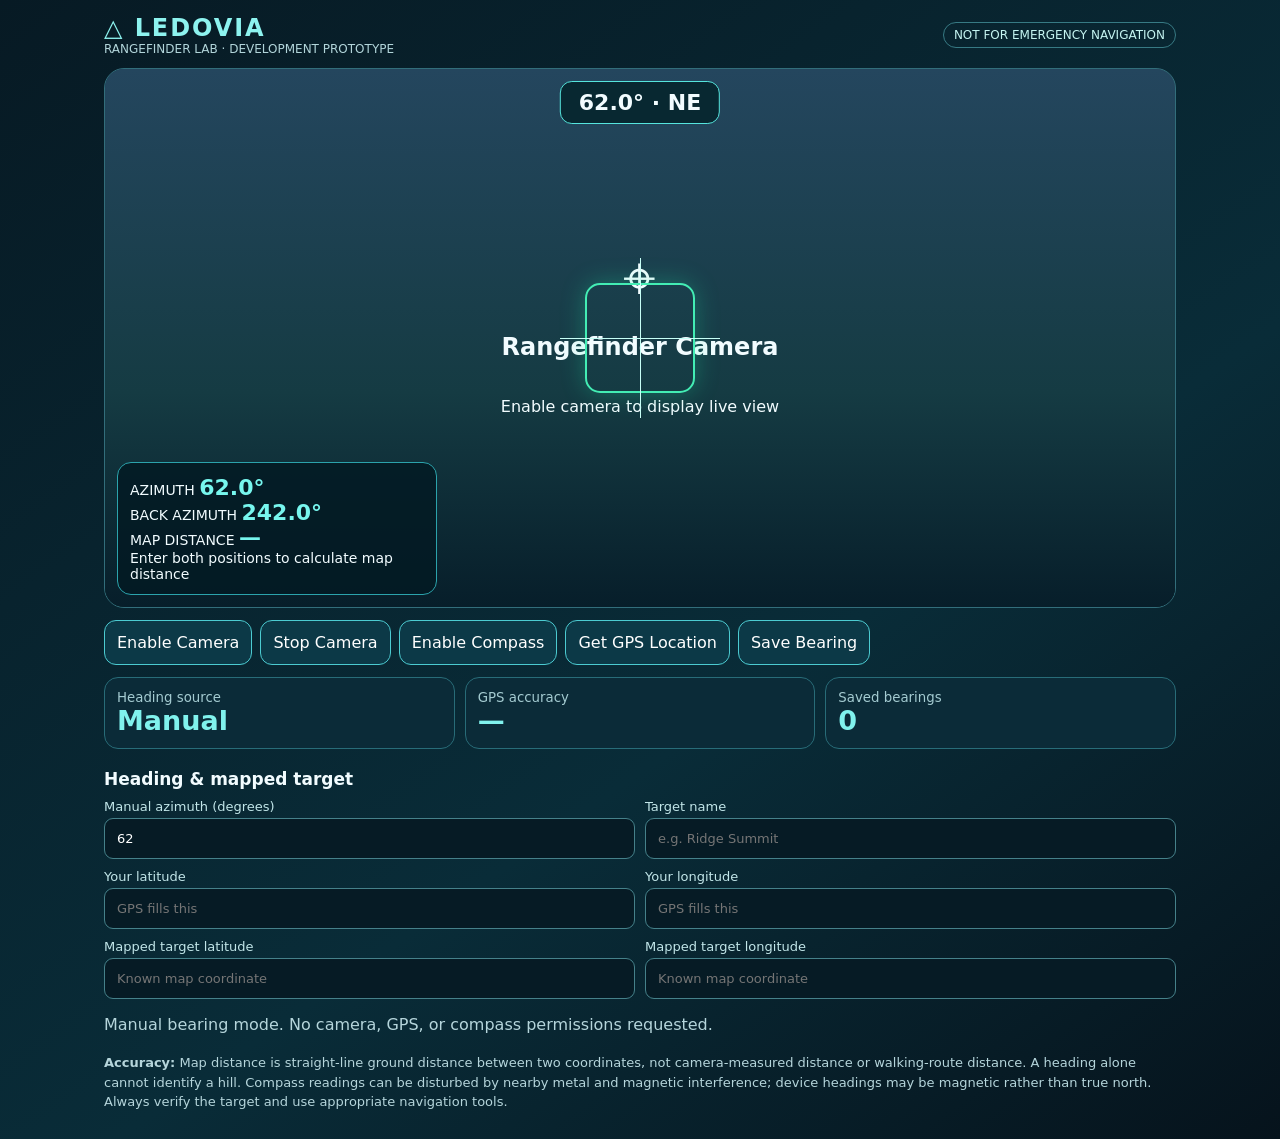
<file: beta-assets/ledovia-rangefinder-lab-v1.html>
<!doctype html>
<html lang="en"><head><meta charset="utf-8"><meta name="viewport" content="width=device-width,initial-scale=1,viewport-fit=cover"><meta name="theme-color" content="#061b25"><title>LEDOVIA • Rangefinder Lab</title>
<style>
:root{color-scheme:dark;font:16px system-ui,sans-serif;background:#06141d;color:#f2fcff}*{box-sizing:border-box}body{margin:0;background:linear-gradient(145deg,#071a24,#092c38 60%,#06131c);min-height:100vh}button,input{font:inherit}button{cursor:pointer;color:white;background:#0c3947;border:1px solid #4ccbd1;border-radius:12px;padding:12px}button:focus-visible,input:focus-visible{outline:3px solid #fff}.shell{max-width:1100px;margin:auto;padding:14px}.brand{display:flex;justify-content:space-between;align-items:center;gap:12px}.logo{color:#8df3ef;font-size:24px;font-weight:800;letter-spacing:.08em}.sub{font-size:12px;color:#b2d5da}.badge{border:1px solid #377a84;border-radius:30px;padding:5px 10px;color:#c5f4f1;font-size:12px}.stage{position:relative;min-height:400px;height:60vh;max-height:720px;border:1px solid #326e7b;border-radius:20px;overflow:hidden;margin-top:12px;background:linear-gradient(170deg,#173b53 0%,#3d6673 42%,#1a4350 43%,#092b2c 70%,#06191f 100%)}video{position:absolute;inset:0;width:100%;height:100%;object-fit:cover}.fallback{position:absolute;inset:0;display:grid;place-content:center;text-align:center;padding:30px;background:linear-gradient(180deg,#24465e,#153b43 60%,#071e2a)}.fallback span{font-size:58px}.hud{position:absolute;inset:0;pointer-events:none}.heading{position:absolute;top:12px;left:50%;transform:translateX(-50%);padding:8px 18px;border:1px solid #55e5dd;border-radius:12px;background:#05252ce0;font-weight:800;font-size:22px;white-space:nowrap}.cross{position:absolute;left:50%;top:50%;transform:translate(-50%,-50%);width:110px;height:110px;border:2px solid #43edb4;border-radius:15px;box-shadow:0 0 24px #1dfbb044}.cross:before,.cross:after{content:"";position:absolute;background:#c7fff6}.cross:before{height:1px;width:160px;left:-27px;top:53px}.cross:after{width:1px;height:160px;top:-27px;left:53px}.readout{position:absolute;left:12px;bottom:12px;background:#031a23dc;border:1px solid #2ba3ac;border-radius:14px;padding:12px;max-width:min(320px,80%);font-size:14px}.readout strong{color:#77f6ee;font-size:22px}.panel{display:grid;grid-template-columns:repeat(3,1fr);gap:10px;margin-top:12px}.tile{background:#0b2b38;border:1px solid #286c78;border-radius:14px;padding:12px;min-width:0}.tile small{display:block;color:#a4cbd1}.tile strong{font-size:clamp(17px,3vw,27px);color:#80f2ed}.actions{display:flex;flex-wrap:wrap;gap:8px;margin:12px 0}.inputs{display:grid;grid-template-columns:repeat(2,minmax(0,1fr));gap:10px}.field{display:flex;flex-direction:column;gap:4px;color:#c2e6e9;font-size:13px}input{width:100%;background:#061b25;border:1px solid #45818a;border-radius:9px;color:white;padding:12px}h2{font-size:17px;margin:20px 0 10px}#status{color:#b5d5db;min-height:22px}p.note{font-size:13px;line-height:1.5;color:#b5d5db}.camera-on .fallback{display:none}@media(max-width:600px){.stage{height:46vh;min-height:320px}.panel{grid-template-columns:repeat(3,minmax(0,1fr))}.tile{padding:8px}.tile strong{font-size:19px}.inputs{grid-template-columns:1fr}}@media(orientation:landscape) and (max-height:600px){.shell{max-width:none}.stage{height:75vh;min-height:260px}.panel{grid-template-columns:repeat(3,1fr)}}
</style></head><body><main class="shell"><header class="brand"><div><div class="logo">△ LEDOVIA</div><div class="sub">RANGEFINDER LAB · DEVELOPMENT PROTOTYPE</div></div><span class="badge">NOT FOR EMERGENCY NAVIGATION</span></header>
<section class="stage" id="stage" aria-label="Camera rangefinder preview"><div class="fallback"><span>⌖</span><h1>Rangefinder Camera</h1><p>Enable camera to display live view</p></div><video id="camera" autoplay muted playsinline></video><div class="hud"><div class="heading" id="heading">—° · Heading unavailable</div><div class="cross"></div><div class="readout"><div>AZIMUTH <strong id="az">—°</strong></div><div>BACK AZIMUTH <strong id="back">—°</strong></div><div>MAP DISTANCE <strong id="distance">—</strong></div><div id="source">No mapped target selected</div></div></div></section>
<div class="actions"><button id="startCamera">Enable Camera</button><button id="stopCamera">Stop Camera</button><button id="orientation">Enable Compass</button><button id="locate">Get GPS Location</button><button id="save">Save Bearing</button></div>
<div class="panel"><div class="tile"><small>Heading source</small><strong id="headingSource">Manual</strong></div><div class="tile"><small>GPS accuracy</small><strong id="accuracy">—</strong></div><div class="tile"><small>Saved bearings</small><strong id="savedCount">0</strong></div></div>
<h2>Heading & mapped target</h2><div class="inputs"><label class="field">Manual azimuth (degrees)<input id="manual" type="number" min="0" max="359.99" step=".1" value="62"></label><label class="field">Target name<input id="targetName" placeholder="e.g. Ridge Summit"></label><label class="field">Your latitude<input id="lat" type="number" step="any" placeholder="GPS fills this"></label><label class="field">Your longitude<input id="lon" type="number" step="any" placeholder="GPS fills this"></label><label class="field">Mapped target latitude<input id="targetLat" type="number" step="any" placeholder="Known map coordinate"></label><label class="field">Mapped target longitude<input id="targetLon" type="number" step="any" placeholder="Known map coordinate"></label></div>
<p id="status" role="status" aria-live="polite">Manual bearing mode. No camera, GPS, or compass permissions requested.</p>
<p class="note"><b>Accuracy:</b> Map distance is straight-line ground distance between two coordinates, not camera-measured distance or walking-route distance. A heading alone cannot identify a hill. Compass readings can be disturbed by nearby metal and magnetic interference; device headings may be magnetic rather than true north. Always verify the target and use appropriate navigation tools.</p></main>
<script>
(()=>{'use strict';
const $=id=>document.getElementById(id), status=s=>$('status').textContent=s;let stream=null,liveHeading=null,compassActive=false,gpsAccuracy=null;const deg=n=>((n%360)+360)%360;
function valid(id,min,max){const s=$(id).value.trim();if(s==='')return null;const n=Number(s);return Number.isFinite(n)&&n>=min&&n<=max?n:null}
function haversine(a,b,c,d){const r=Math.PI/180,dl=(c-a)*r,do_=(d-b)*r;const q=Math.sin(dl/2)**2+Math.cos(a*r)*Math.cos(c*r)*Math.sin(do_/2)**2;return 6371008.8*2*Math.atan2(Math.sqrt(q),Math.sqrt(1-q))}
function update(){const manual=valid('manual',0,360);const h=compassActive&&liveHeading!==null?liveHeading:manual;const good=h!==null;const n=good?deg(h):null;$('az').textContent=good?n.toFixed(1)+'°':'—°';$('back').textContent=good?deg(n+180).toFixed(1)+'°':'—°';$('heading').textContent=good?n.toFixed(1)+'° · '+(['N','NE','E','SE','S','SW','W','NW'][Math.round(n/45)%8]):'—° · Heading unavailable';$('headingSource').textContent=compassActive&&liveHeading!==null?'Sensor':'Manual';
const a=valid('lat',-90,90),b=valid('lon',-180,180),c=valid('targetLat',-90,90),d=valid('targetLon',-180,180);if([a,b,c,d].every(v=>v!==null)){const meters=haversine(a,b,c,d);$('distance').textContent=(meters/1000).toFixed(2)+' km';$('source').textContent='GPS/map coordinates · straight-line · target unverified'}else{$('distance').textContent='—';$('source').textContent='Enter both positions to calculate map distance'}$('accuracy').textContent=gpsAccuracy===null?'—':Math.round(gpsAccuracy)+' m'}
['manual','lat','lon','targetLat','targetLon'].forEach(id=>$(id).addEventListener('input',update));
$('startCamera').onclick=async()=>{try{if(!navigator.mediaDevices?.getUserMedia)throw Error('Camera API unavailable; HTTPS and a supported browser are required');stream=await navigator.mediaDevices.getUserMedia({audio:false,video:{facingMode:{ideal:'environment'}}});$('camera').srcObject=stream;$('stage').classList.add('camera-on');status('Camera preview active. Camera does not measure distance.')}catch(e){status('Camera unavailable: '+e.message)}};
$('stopCamera').onclick=()=>{stream?.getTracks().forEach(t=>t.stop());stream=null;$('camera').srcObject=null;$('stage').classList.remove('camera-on');status('Camera stopped.')};
$('locate').onclick=()=>{if(!navigator.geolocation){status('GPS API unavailable.');return}status('Requesting location permission…');navigator.geolocation.getCurrentPosition(p=>{$('lat').value=p.coords.latitude.toFixed(7);$('lon').value=p.coords.longitude.toFixed(7);gpsAccuracy=p.coords.accuracy;update();status('GPS acquired. Confirm target coordinates separately.')},e=>status('GPS unavailable: '+e.message),{enableHighAccuracy:true,timeout:15000,maximumAge:0})};
function orient(e){let h=null;if(typeof e.webkitCompassHeading==='number'&&Number.isFinite(e.webkitCompassHeading))h=e.webkitCompassHeading;else if(e.absolute===true&&typeof e.alpha==='number')h=deg(360-e.alpha);if(h!==null){liveHeading=deg(h);compassActive=true;update()}}
$('orientation').onclick=async()=>{try{if(!('DeviceOrientationEvent' in window))throw Error('Orientation sensor unavailable');if(typeof DeviceOrientationEvent.requestPermission==='function'){const permission=await DeviceOrientationEvent.requestPermission();if(permission!=='granted')throw Error('Sensor permission denied')}window.addEventListener('deviceorientationabsolute',orient);window.addEventListener('deviceorientation',orient);status('Compass requested. Waiting for supported absolute heading; otherwise manual bearing remains active.')}catch(e){status('Compass unavailable: '+e.message)}};
$('save').onclick=()=>{const az=compassActive&&liveHeading!==null?liveHeading:valid('manual',0,360);if(az===null){status('Enter a valid azimuth before saving.');return}const key='ledovia-rangefinder-lab-bearings-v1';let saved=[];try{saved=JSON.parse(localStorage.getItem(key)||'[]');if(!Array.isArray(saved))saved=[]}catch{}saved.push({name:$('targetName').value.trim().slice(0,80)||'Unnamed bearing',azimuth:deg(az),backAzimuth:deg(az+180),created:new Date().toISOString(),targetLat:valid('targetLat',-90,90),targetLon:valid('targetLon',-180,180)});try{localStorage.setItem(key,JSON.stringify(saved));$('savedCount').textContent=saved.length;status('Bearing saved locally on this device.')}catch(e){status('Local save failed: '+e.message)}};
try{const s=JSON.parse(localStorage.getItem('ledovia-rangefinder-lab-bearings-v1')||'[]');$('savedCount').textContent=Array.isArray(s)?s.length:0}catch{}update();window.addEventListener('pagehide',()=>stream?.getTracks().forEach(t=>t.stop()));
})();
</script></body></html>
</file>
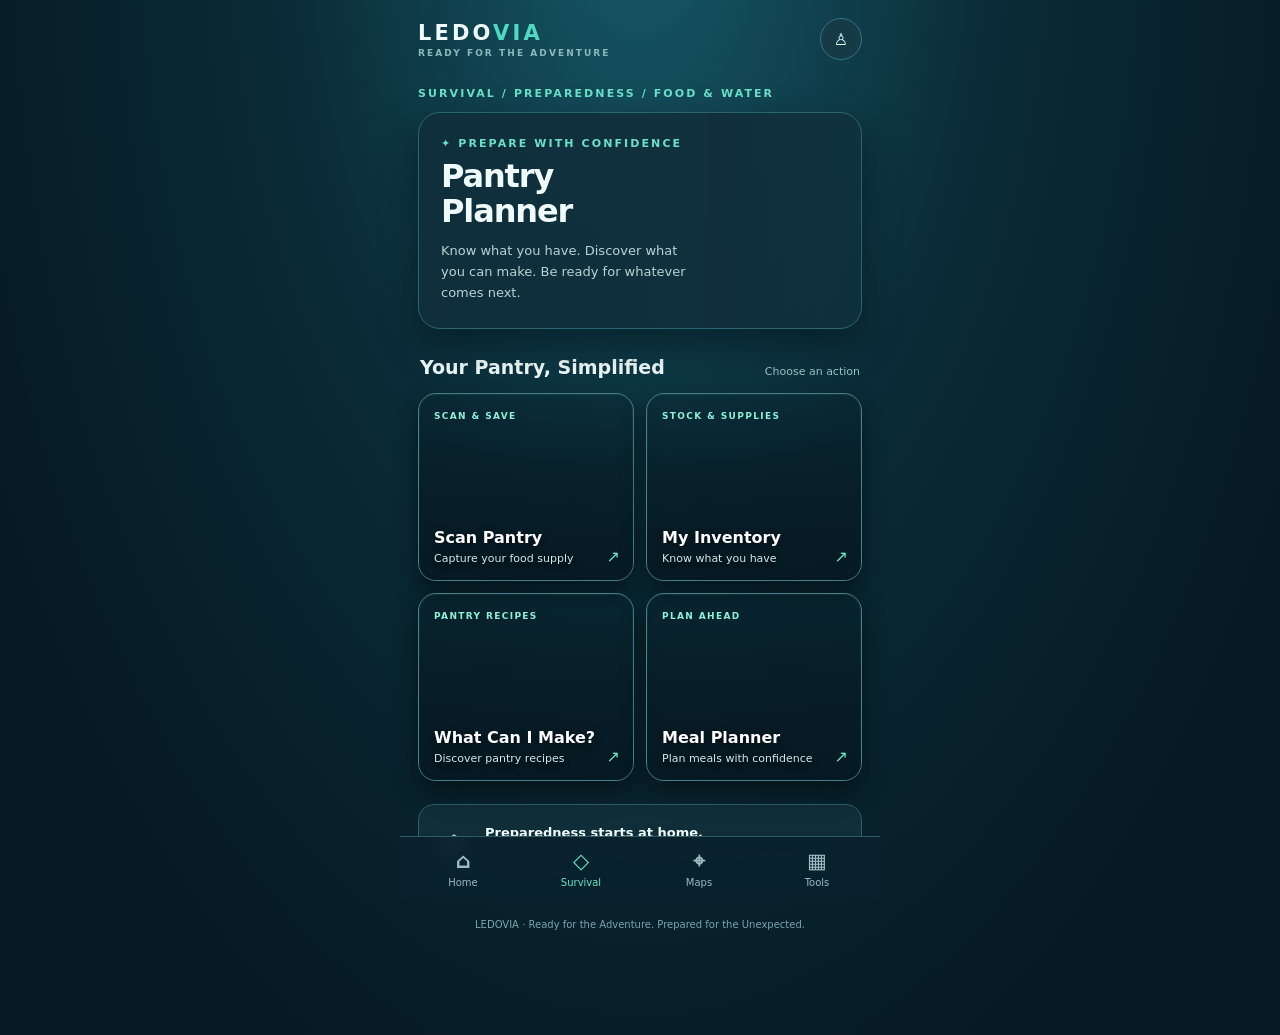
<file: beta-assets/pantry-planner-landing-v1.html>
<!doctype html>
<html lang="en"><head><meta charset="utf-8"><meta name="viewport" content="width=device-width,initial-scale=1"><meta name="theme-color" content="#071d27"><title>LEDOVIA | Pantry Planner</title>
<style>
:root{font-family:Inter,system-ui,-apple-system,Segoe UI,sans-serif;color:#effbfa;background:#061821}*{box-sizing:border-box}body{margin:0;min-height:100vh;background:radial-gradient(ellipse at 50% -10%,#175968 0%,#0a2b37 40%,#061821 85%)}button,a{font:inherit}button{cursor:pointer}a{color:inherit;text-decoration:none}.app{max-width:480px;margin:auto;min-height:100vh;padding:18px 18px 105px;position:relative}.top{display:flex;align-items:center;justify-content:space-between;margin-bottom:27px}.brand{font-size:21px;font-weight:850;letter-spacing:.15em}.brand span{color:#50d9c2}.brand small{display:block;font-size:9px;letter-spacing:.23em;color:#8bb9bd;font-weight:600;margin-top:3px}.avatar{border:1px solid #347381;background:#163b47;color:#dcffff;border-radius:50%;width:42px;height:42px}.back{font-size:13px;color:#a4d5d6;margin-bottom:12px;display:inline-block}.eyebrow{color:#6be1c9;font-size:11px;font-weight:800;letter-spacing:.19em}.hero{border:1px solid #2b6570;background:linear-gradient(135deg,#143e4c,#102e3b 55%,#092732);border-radius:22px;padding:24px 22px;position:relative;overflow:hidden;box-shadow:0 15px 35px #00101580}.hero:after{content:"";position:absolute;right:-38px;bottom:-75px;width:210px;height:210px;border-radius:50%;border:1px solid #60cdbb33;box-shadow:0 0 0 28px #60cdbb0b,0 0 0 65px #60cdbb0a;pointer-events:none}.hero h1{font-size:32px;line-height:1.1;margin:9px 0 12px;letter-spacing:-.035em}.hero p{max-width:250px;font-size:13px;line-height:1.6;color:#b7d3d5;margin:0}.hero .symbol{font-size:57px;position:absolute;right:20px;top:48px;filter:drop-shadow(0 8px 12px #0008)}.section{display:flex;justify-content:space-between;align-items:end;margin:27px 2px 15px}.section h2{margin:0;font-size:19px}.section small{font-size:11px;color:#9dc5c9}.grid{display:grid;grid-template-columns:1fr 1fr;gap:12px}.tile{position:relative;text-align:left;overflow:hidden;min-height:174px;padding:15px;border:1px solid #34717a;border-radius:18px;background:linear-gradient(150deg,#1a5962,#10313e);color:white;box-shadow:0 9px 19px #0004;transition:transform .15s,border-color .15s}.tile:active{transform:scale(.98)}.tile:focus-visible,.nav a:focus-visible,.avatar:focus-visible{outline:3px solid #f7d18a;outline-offset:3px}.tile:nth-child(2){background:linear-gradient(150deg,#23475d,#102f40)}.tile:nth-child(3){background:linear-gradient(150deg,#164f51,#0b3037)}.tile:nth-child(4){background:linear-gradient(150deg,#284763,#122e43)}.tile .art{display:block;font-size:50px;margin:0 0 14px;filter:drop-shadow(0 8px 8px #001c2299)}.tile strong{display:block;font-size:15px;margin-bottom:5px}.tile small{display:block;font-size:11px;color:#b5d4d6}.tile .arrow{position:absolute;right:13px;bottom:14px;color:#69e6cc}.callout{display:flex;gap:13px;align-items:center;margin-top:23px;padding:17px;border:1px solid #2e616a;background:#102e3a;border-radius:16px}.callout .icon{font-size:29px}.callout strong{font-size:13px}.callout p{font-size:11px;color:#a9c8ce;margin:5px 0 0;line-height:1.5}.nav{position:fixed;bottom:0;left:50%;transform:translateX(-50%);width:min(480px,100%);display:flex;justify-content:space-around;background:#09222df5;border-top:1px solid #315b65;padding:12px 4px max(12px,env(safe-area-inset-bottom));backdrop-filter:blur(14px)}.nav a{font-size:10px;text-align:center;color:#9dbbc3;min-width:65px}.nav a b{display:block;font-size:21px;margin-bottom:4px}.nav .active{color:#67e6c7}.panel{margin-top:22px;border:1px solid #36747b;background:#0d303a;padding:17px;border-radius:16px}.panel h2{margin:0 0 7px;font-size:18px}.panel p{font-size:13px;color:#bad4d7;line-height:1.6}.panel a{display:inline-block;background:#5fe0bf;color:#072b2c;font-weight:800;padding:12px 15px;border-radius:11px;font-size:13px}.panel button{background:#284d57;color:#fff;border:1px solid #4e8b91;border-radius:10px;padding:9px 13px;margin-left:8px}.hidden{display:none}.foot{margin-top:22px;color:#7aa5ad;font-size:10px;text-align:center}

/* Premium photo treatment. Photos are remote enhancements; gradients remain usable offline. */
.hero{min-height:205px;background:linear-gradient(100deg,#102e3bee 0%,#102e3be8 52%,#102e3b88 100%),url('https://images.unsplash.com/photo-1542838132-92c53300491e?auto=format&fit=crop&w=1000&q=80') center/cover}
.hero:after{display:none}.hero h1,.hero p,.hero .eyebrow{position:relative;z-index:2}.hero-photo{position:absolute;right:0;top:0;bottom:0;width:35%;background:linear-gradient(90deg,#102e3b,transparent);pointer-events:none}
.tile{min-height:188px;display:flex;flex-direction:column;justify-content:flex-end;isolation:isolate;background-size:cover!important;background-position:center!important;border-color:#43828a;box-shadow:inset 0 0 0 1px #ffffff13,0 11px 25px #0007}
.tile:before{content:"";position:absolute;inset:0;z-index:-1;background:linear-gradient(180deg,#041c2540 0%,#071b24bb 48%,#061923f5 100%);transition:background .2s}
.tile:hover:before{background:linear-gradient(180deg,#06252a3d 0%,#071b24a0 48%,#061923e8 100%)}
.tile:nth-child(1){background-image:url('https://images.unsplash.com/photo-1542838132-92c53300491e?auto=format&fit=crop&w=550&q=75')}
.tile:nth-child(2){background-image:url('https://images.unsplash.com/photo-1604908176997-125f25cc6f3d?auto=format&fit=crop&w=550&q=75')}
.tile:nth-child(3){background-image:url('https://images.unsplash.com/photo-1547592180-85f173990554?auto=format&fit=crop&w=550&q=75')}
.tile:nth-child(4){background-image:url('https://images.unsplash.com/photo-1498837167922-ddd27525d352?auto=format&fit=crop&w=550&q=75')}
.tile .art{font-size:9px;font-weight:800;letter-spacing:.15em;color:#8df0d8;filter:none;margin:0 0 auto;padding-top:2px}
.tile strong{font-size:16px;text-shadow:0 2px 7px #000a}.tile small{color:#d6e9e8;text-shadow:0 2px 6px #000a;padding-right:12px}
@media(max-width:340px){.app{padding-left:12px;padding-right:12px}.grid{gap:9px}.tile{padding:11px;min-height:170px}.tile strong{font-size:14px}.hero h1{font-size:29px}}
@media(prefers-reduced-motion:reduce){.tile,.tile:before{transition:none}}
</style></head><body><main class="app">
<header class="top"><div class="brand">LEDO<span>VIA</span><small>READY FOR THE ADVENTURE</small></div><button class="avatar" id="account" aria-label="Household settings">♙</button></header>
<div class="eyebrow">SURVIVAL / PREPAREDNESS / FOOD &amp; WATER</div><div style="height:12px"></div>
<section class="hero"><div class="eyebrow">✦ PREPARE WITH CONFIDENCE</div><h1>Pantry<br>Planner</h1><p>Know what you have. Discover what you can make. Be ready for whatever comes next.</p><div class="hero-photo" role="img" aria-label="Fresh pantry ingredients"></div></section>
<div class="section"><h2>Your Pantry, Simplified</h2><small>Choose an action</small></div>
<div class="grid">
<button class="tile" data-action="scan"><span class="art" aria-hidden="true">SCAN &amp; SAVE</span><strong>Scan Pantry</strong><small>Capture your food supply</small><span class="arrow">↗</span></button>
<button class="tile" data-action="inventory"><span class="art" aria-hidden="true">STOCK &amp; SUPPLIES</span><strong>My Inventory</strong><small>Know what you have</small><span class="arrow">↗</span></button>
<button class="tile" data-action="recipes"><span class="art" aria-hidden="true">PANTRY RECIPES</span><strong>What Can I Make?</strong><small>Discover pantry recipes</small><span class="arrow">↗</span></button>
<button class="tile" data-action="meals"><span class="art" aria-hidden="true">PLAN AHEAD</span><strong>Meal Planner</strong><small>Plan meals with confidence</small><span class="arrow">↗</span></button>
</div>
<div class="callout"><div class="icon" aria-hidden="true">🛡️</div><div><strong>Preparedness starts at home.</strong><p>Build your inventory, review supplies, and make the most of what you have.</p></div></div>
<section id="panel" class="panel hidden" aria-live="polite"><h2 id="panel-title"></h2><p id="panel-copy"></p><a id="panel-link" href="./pantry-planner-preview.html">Open household &amp; inventory preview</a><button id="dismiss">Close</button></section>
<div class="foot">LEDOVIA · Ready for the Adventure. Prepared for the Unexpected.</div>
</main><nav class="nav" aria-label="Preview navigation"><a href="#" data-nav="home"><b>⌂</b>Home</a><a href="#" class="active" data-nav="survival"><b>◇</b>Survival</a><a href="#" data-nav="maps"><b>⌖</b>Maps</a><a href="#" data-nav="tools"><b>▦</b>Tools</a></nav>
<script>
'use strict';
const panel=document.getElementById('panel'),title=document.getElementById('panel-title'),copy=document.getElementById('panel-copy'),link=document.getElementById('panel-link');
const messages={scan:['Scan Pantry','Photo recognition is planned but not available in this preview. For now, add items manually in the inventory review.'],inventory:['My Inventory','Review and confirm food quantities in the existing development preview.'],recipes:['What Can I Make?','Offline recipes and ingredient-aware matching are planned for the first Beta release; they are not implemented in this preview.'],meals:['Meal Planner','Meal scheduling and ingredient deductions are planned, but not implemented in this preview.'],account:['Household Settings','Set household size, allergies, restock timeline, water, and cooking access in the development preview.']};
function openPanel(action){const m=messages[action];title.textContent=m[0];copy.textContent=m[1];link.hidden=action==='recipes'||action==='meals';panel.classList.remove('hidden');panel.scrollIntoView({behavior:'smooth',block:'nearest'})}
document.querySelectorAll('[data-action]').forEach(b=>b.addEventListener('click',()=>openPanel(b.dataset.action)));
document.getElementById('account').addEventListener('click',()=>openPanel('account'));
document.getElementById('dismiss').addEventListener('click',()=>panel.classList.add('hidden'));
document.querySelectorAll('[data-nav]').forEach(a=>a.addEventListener('click',e=>{e.preventDefault();title.textContent='Navigation preview';copy.textContent='This standalone design preview does not modify or navigate the live LEDOVIA app.';link.hidden=true;panel.classList.remove('hidden');panel.scrollIntoView({behavior:'smooth',block:'nearest'})}));
</script></body></html>
</file>
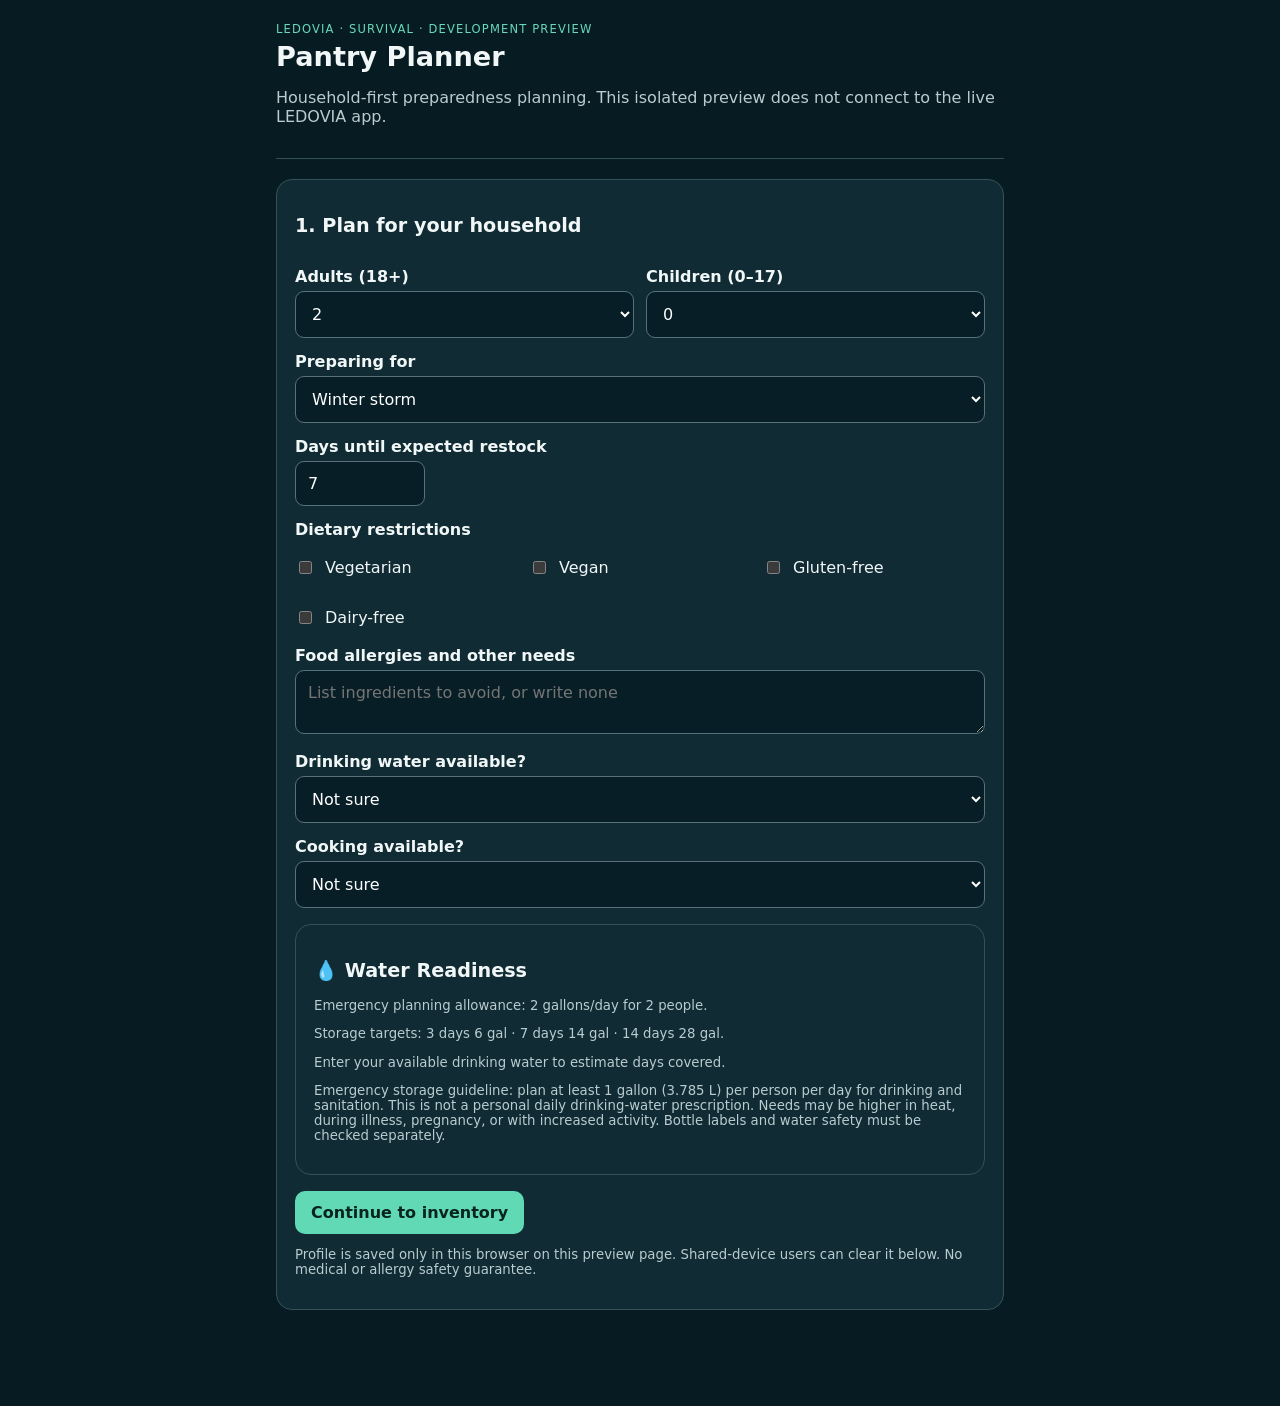
<file: beta-assets/pantry-planner-preview.html>
<!doctype html>
<html lang="en"><head><meta charset="utf-8"><meta name="viewport" content="width=device-width,initial-scale=1">
<title>LEDOVIA Pantry Planner — Development Preview</title>
<style>
:root{color-scheme:dark;font:16px system-ui,sans-serif;background:#071b22;color:#f1f7f7}*{box-sizing:border-box}body{margin:0}main{max-width:760px;margin:auto;padding:22px 16px 80px}h1{font-size:1.7rem;margin:.2em 0}h2{font-size:1.2rem}p,.muted{color:#b9cccf}header{border-bottom:1px solid #33505a;padding-bottom:16px;margin-bottom:20px}.tag{font-size:.72rem;letter-spacing:.1em;color:#69d9b9}.card{background:#102b34;border:1px solid #34505a;border-radius:16px;padding:18px;margin:16px 0}label{display:block;margin:14px 0 5px;font-weight:650}input,select,textarea{background:#071e26;color:white;border:1px solid #57727b;border-radius:9px;padding:12px;font:inherit;max-width:100%;width:100%}input[type=number]{max-width:130px}input[type=checkbox]{width:auto;accent-color:#6de4bc}.check{display:flex;align-items:center;gap:10px;font-weight:400}.check input{flex:none}button{border:0;border-radius:10px;background:#61d9b5;color:#09241f;padding:12px 16px;font:inherit;font-weight:700;cursor:pointer}button.secondary{background:#294954;color:#fff}button:focus-visible,input:focus-visible,textarea:focus-visible{outline:3px solid #e4c877}button:disabled{opacity:.5}.actions{display:flex;flex-wrap:wrap;gap:8px;margin-top:14px}.grid{display:grid;grid-template-columns:repeat(auto-fit,minmax(170px,1fr));gap:12px}.item{border-top:1px solid #34505a;padding:12px 0}.item:first-child{border-top:0}.status{font-size:.82rem;color:#ffd18a}.hide{display:none}.notice{border-left:3px solid #ffd18a;padding:10px 12px;background:#26333a}.small{font-size:.83rem}
.summary-grid{display:grid;grid-template-columns:repeat(2,minmax(0,1fr));gap:12px;margin:16px 0}.summary-tile{background:linear-gradient(145deg,#123a50,#0b2638);border:1px solid #276179;border-radius:17px;padding:15px;min-width:0}.summary-tile .label{font-size:.8rem;color:#b7d9e5}.summary-tile .value{font-size:1.65rem;font-weight:800;color:#fff;margin:9px 0 5px;overflow-wrap:anywhere}.summary-tile .detail{font-size:.78rem;color:#c7e2e8}.summary-tile .symbol{font-size:1.3rem;margin-right:6px}.summary-banner{background:#103747;border:1px solid #286476;border-radius:15px;padding:15px;margin:14px 0}.summary-banner strong{color:#fff}.summary-meter{height:11px;background:#284b5d;border-radius:20px;overflow:hidden;margin:12px 0}.summary-meter>span{display:block;height:100%;background:#61d9c6;border-radius:20px}.summary-warning{color:#ffd18a}.summary-ok{color:#78e5c7}.summary-muted{color:#c6d8df}.summary-tile p,.summary-banner p{margin:5px 0;line-height:1.45}@media(max-width:350px){.summary-tile{padding:11px}.summary-tile .value{font-size:1.35rem}}
</style></head><body><main>
<header><div class="tag">LEDOVIA · SURVIVAL · DEVELOPMENT PREVIEW</div><h1>Pantry Planner</h1><p>Household-first preparedness planning. This isolated preview does not connect to the live LEDOVIA app.</p></header>
<section id="profile" class="card"><h2>1. Plan for your household</h2>
<div class="grid"><div><label for="adults">Adults (18+)</label><select id="adults"><option value="0">0</option><option value="1">1</option><option value="2" selected>2</option><option value="3">3</option><option value="4">4</option><option value="5">5</option><option value="6">6</option><option value="7">7</option><option value="8">8</option><option value="9">9</option><option value="10">10</option><option value="11">11</option><option value="12">12</option><option value="13">13</option><option value="14">14</option><option value="15">15</option><option value="16">16</option><option value="17">17</option><option value="18">18</option><option value="19">19</option><option value="20">20</option><option value="21">21</option><option value="22">22</option><option value="23">23</option><option value="24">24</option><option value="25">25</option><option value="26">26</option><option value="27">27</option><option value="28">28</option><option value="29">29</option><option value="30">30</option></select></div><div><label for="children">Children (0–17)</label><select id="children"><option value="0">0</option><option value="1">1</option><option value="2">2</option><option value="3">3</option><option value="4">4</option><option value="5">5</option><option value="6">6</option><option value="7">7</option><option value="8">8</option><option value="9">9</option><option value="10">10</option><option value="11">11</option><option value="12">12</option><option value="13">13</option><option value="14">14</option><option value="15">15</option><option value="16">16</option><option value="17">17</option><option value="18">18</option><option value="19">19</option><option value="20">20</option><option value="21">21</option><option value="22">22</option><option value="23">23</option><option value="24">24</option><option value="25">25</option><option value="26">26</option><option value="27">27</option><option value="28">28</option><option value="29">29</option><option value="30">30</option></select></div></div>
<div id="childAgeFields" class="grid" aria-live="polite"></div>
<label for="scenario">Preparing for</label><select id="scenario"><option>Winter storm</option><option>Hurricane</option><option>Extended power outage</option><option>Everyday budgeting</option><option>Other</option></select>
<label for="days">Days until expected restock</label><input id="days" type="number" min="1" max="365" value="7">
<label>Dietary restrictions</label><div class="grid"><label class="check"><input type="checkbox" name="diet" value="Vegetarian">Vegetarian</label><label class="check"><input type="checkbox" name="diet" value="Vegan">Vegan</label><label class="check"><input type="checkbox" name="diet" value="Gluten-free">Gluten-free</label><label class="check"><input type="checkbox" name="diet" value="Dairy-free">Dairy-free</label></div>
<label for="allergies">Food allergies and other needs</label><textarea id="allergies" rows="2" placeholder="List ingredients to avoid, or write none"></textarea>
<label for="water">Drinking water available?</label><select id="water"><option value="unknown">Not sure</option><option value="yes">Yes</option><option value="no">No</option></select><div id="waterAmountFields" class="hide"><div class="grid"><div><label for="waterQty">Amount available</label><input id="waterQty" type="number" min="0" step="0.1" placeholder="e.g. 12"></div><div><label for="waterUnit">Unit</label><select id="waterUnit"><option value="gallons">Gallons</option><option value="liters">Liters</option><option value="bottles">Bottles</option></select></div></div><div id="bottleSizeFields" class="hide"><label for="bottleSize">Size per bottle (fluid ounces)</label><input id="bottleSize" type="number" min="0.1" step="0.1" placeholder="e.g. 16.9"></div><p class="small muted">Count only water you believe is safe to drink. This is a volume record, not a water safety assessment.</p></div>
<label for="cooking">Cooking available?</label><select id="cooking"><option value="unknown">Not sure</option><option value="yes">Yes</option><option value="no">No / ready-to-eat only</option></select>
<section class="card" id="waterReadiness" aria-live="polite"><h2>💧 Water Readiness</h2><div id="waterReadinessDetails" class="small"></div><p class="small muted">Emergency storage guideline: plan at least 1 gallon (3.785 L) per person per day for drinking and sanitation. This is not a personal daily drinking-water prescription. Needs may be higher in heat, during illness, pregnancy, or with increased activity. Bottle labels and water safety must be checked separately.</p></section><div class="actions"><button id="continue">Continue to inventory</button></div><p class="small muted">Profile is saved only in this browser on this preview page. Shared-device users can clear it below. No medical or allergy safety guarantee.</p></section>
<section id="inventory" class="card hide"><h2>2. Review your inventory</h2><p>Enter foods and confirm quantities before any meal planning. Photo recognition is <strong>not enabled</strong> in this preview; items are entered manually.</p>
<div class="notice small">For each item, include the package size and remaining portion in the notes. Similar-looking items in multiple photos must only be counted once.</div>
<div id="items" aria-live="polite"></div>
<h3>Add an item</h3><label for="itemName">Food name</label><input id="itemName" placeholder="e.g. Great Northern beans">
<div class="grid"><div><label for="itemQty">Number of packages</label><input id="itemQty" type="number" min="0.01" step="0.25" value="1"></div><div><label for="itemUnit">Package type</label><select id="itemUnit"><option>can</option><option>bag</option><option>box</option><option>jar</option><option>package</option><option>other</option></select></div></div>
<label for="itemExpiry">Best-by / expiration date (optional)</label><input id="itemExpiry" type="date"><label for="itemNotes">Package size / remaining amount</label><input id="itemNotes" placeholder="e.g. 15 oz, unopened; or half full">
<div class="actions"><button id="addItem">Add to review list</button><button id="back" class="secondary">Edit household</button></div>
<div class="actions"><button id="review" class="secondary">Review readiness</button></div></section>
<section id="results" class="card hide"><h2>3. Readiness review</h2><div id="summary"></div><div class="notice"><strong>Food-days and meal counts are intentionally unavailable.</strong> Reliable estimates require verified edible amounts, nutrition data, and recipe ingredient deductions. Allergens must be checked against packaging, not image recognition.</div><div class="actions"><button id="editItems" class="secondary">Return to inventory</button><button id="clear" class="secondary">Clear all preview data</button></div></section>
</main><script>
'use strict';
const KEY='ledovia-pantry-preview-v1';
const $=id=>document.getElementById(id);
const fields=['adults','children','scenario','days','allergies','water','waterQty','waterUnit','bottleSize','cooking'];
function childAges(){return [...document.querySelectorAll('#childAgeFields select')].map(x=>x.value)}
function renderChildAges(saved=[]){const host=$('childAgeFields');const prior=childAges();host.replaceChildren();for(let i=0;i<Number($('children').value);i++){const wrap=el('div'),label=el('label','Child '+(i+1)+' age');const select=el('select');select.setAttribute('aria-label','Child '+(i+1)+' age');const unknown=el('option','Select age');unknown.value='';select.append(unknown);for(let age=0;age<=17;age++){const opt=el('option',age===0?'Under 1 year':String(age));opt.value=String(age);select.append(opt)}select.value=saved[i]??prior[i]??'';wrap.append(label,select);host.append(wrap)}}
function waterFields(){$('waterAmountFields').classList.toggle('hide',$('water').value!=='yes');$('bottleSizeFields').classList.toggle('hide',$('waterUnit').value!=='bottles');renderWaterReadiness()}
function renderWaterReadiness(){const people=Number($('adults').value)+Number($('children').value),host=$('waterReadinessDetails');if(!people){host.textContent='Select at least one household member to see planning targets.';return}const target=people,unit=$('waterUnit').value,qty=Number($('waterQty').value),size=Number($('bottleSize').value),valid=$('water').value==='yes'&&$('waterQty').value!==''&&Number.isFinite(qty)&&qty>=0&&(unit!=='bottles'||($('bottleSize').value!==''&&size>0));const gallons=valid?(unit==='gallons'?qty:unit==='liters'?qty/3.785411784:qty*size/128):null;const fmt=n=>Number(n.toFixed(1)).toLocaleString();const lines=['Emergency planning allowance: '+fmt(target)+' gallon'+(target===1?'':'s')+'/day for '+people+' people.','Storage targets: 3 days '+fmt(target*3)+' gal · 7 days '+fmt(target*7)+' gal · 14 days '+fmt(target*14)+' gal.'];if(gallons!==null)lines.push('Recorded supply: '+fmt(gallons)+' gallons · approximately '+fmt(gallons/target)+' days at this allowance.');else lines.push('Enter your available drinking water to estimate days covered.');host.replaceChildren(...lines.map(x=>el('p',x)))}
$('children').addEventListener('change',()=>{renderChildAges();renderWaterReadiness()});$('adults').addEventListener('change',renderWaterReadiness);$('water').addEventListener('change',waterFields);$('waterUnit').addEventListener('change',waterFields);$('waterQty').addEventListener('input',renderWaterReadiness);$('bottleSize').addEventListener('input',renderWaterReadiness);
let state={profile:{},items:[]};
try{const saved=JSON.parse(localStorage.getItem(KEY)||'null');if(saved&&typeof saved==='object'&&Array.isArray(saved.items))state=saved}catch(_){}
function save(){try{localStorage.setItem(KEY,JSON.stringify(state))}catch(_){}}
function show(id){for(const name of ['profile','inventory','results'])$(name).classList.toggle('hide',name!==id);window.scrollTo(0,0)}
function profileRead(){const p={};for(const id of fields)p[id]=$(id).value;p.ages=childAges();p.diet=[...document.querySelectorAll('[name=diet]:checked')].map(x=>x.value);return p}
function profileFill(){for(const id of fields)if(state.profile[id]!==undefined)$(id).value=state.profile[id];document.querySelectorAll('[name=diet]').forEach(x=>x.checked=(state.profile.diet||[]).includes(x.value));const old=state.profile.ages;renderChildAges(Array.isArray(old)?old:typeof old==='string'?old.split(',').map(x=>x.trim()):[]);waterFields()}
function validProfile(){const a=Number($('adults').value),c=Number($('children').value),d=Number($('days').value);return Number.isInteger(a)&&Number.isInteger(c)&&a>=0&&c>=0&&a+c>0&&a<=30&&c<=30&&Number.isInteger(d)&&d>=1&&d<=365&&($('water').value!=='yes'||($('waterQty').value!==''&&Number($('waterQty').value)>=0&&($('waterUnit').value!=='bottles'||Number($('bottleSize').value)>0)))}
$('continue').onclick=()=>{if(!validProfile()){alert('Enter at least one household member and a restock target between 1 and 365 days.');return}state.profile=profileRead();save();render();show('inventory')};
function el(tag,text){const n=document.createElement(tag);if(text!==undefined)n.textContent=text;return n}
function render(){const host=$('items');host.replaceChildren();if(!state.items.length)host.append(el('p','No items added yet.'));state.items.forEach((it,i)=>{const row=el('div');row.className='item';const heading=el('strong',it.name+' — '+it.qty+' '+it.unit+(it.qty===1?'':'s'));const note=el('p',(it.notes||'Package size not provided')+(it.expiry?' · Date on package: '+it.expiry:''));note.className='small muted';const status=el('div',it.confirmed?'Confirmed':'Needs confirmation');status.className='status';const actions=el('div');actions.className='actions';const confirm=el('button',it.confirmed?'Mark unverified':'Confirm quantity');confirm.className='secondary';confirm.onclick=()=>{it.confirmed=!it.confirmed;save();render()};const edit=el('button','Edit');edit.className='secondary';edit.onclick=()=>{const name=prompt('Food name',it.name);if(name===null)return;const qty=prompt('Number of packages',String(it.qty));if(qty===null)return;const n=Number(qty);if(!name.trim()||!Number.isFinite(n)||n<=0){alert('Provide a food name and positive quantity.');return}const notes=prompt('Package size and amount remaining',it.notes);if(notes===null)return;const expiry=prompt('Best-by / expiration date (YYYY-MM-DD, optional)',it.expiry||'');if(expiry===null)return;if(expiry.trim()&&!/^\d{4}-\d{2}-\d{2}$/.test(expiry.trim())){alert('Enter date as YYYY-MM-DD or leave blank.');return}it.name=name.trim();it.qty=n;it.notes=notes.trim();it.expiry=expiry.trim();it.confirmed=false;save();render()};const remove=el('button','Remove');remove.className='secondary';remove.onclick=()=>{state.items.splice(i,1);save();render()};actions.append(confirm,edit,remove);row.append(heading,note,status,actions);host.append(row)})}
$('addItem').onclick=()=>{const name=$('itemName').value.trim(),qty=Number($('itemQty').value);if(!name||!Number.isFinite(qty)||qty<=0){alert('Enter an item name and a positive quantity.');return}state.items.push({name,qty,unit:$('itemUnit').value,notes:$('itemNotes').value.trim(),expiry:$('itemExpiry').value,confirmed:false});save();$('itemName').value='';$('itemNotes').value='';$('itemExpiry').value='';$('itemQty').value='1';render()};
$('back').onclick=()=>show('profile');
function summaryTile(symbol,label,value,detail){const tile=el('div');tile.className='summary-tile';const heading=el('div');heading.className='label';heading.append(el('span',symbol+' '),el('span',label));const number=el('div',value);number.className='value';const sub=el('div',detail);sub.className='detail';tile.append(heading,number,sub);return tile}
$('review').onclick=()=>{const p=state.profile,people=Number(p.adults)+Number(p.children),confirmed=state.items.filter(x=>x.confirmed).length,host=$('summary');host.replaceChildren();const intro=el('p','Your household at a glance · '+Number(p.days)+'-day restock goal · '+p.scenario);intro.className='summary-muted';host.append(intro);const q=Number(p.waterQty),size=Number(p.bottleSize),unit=p.waterUnit||'gallons',valid=p.water==='yes'&&p.waterQty!==''&&p.waterQty!==undefined&&Number.isFinite(q)&&q>=0&&(unit!=='bottles'||(p.bottleSize!==''&&p.bottleSize!==undefined&&Number.isFinite(size)&&size>0));const gallons=valid?(unit==='gallons'?q:unit==='liters'?q/3.785411784:q*size/128):null;const fmt=n=>Number(n.toFixed(2)).toLocaleString();const days=gallons!==null&&people>0?gallons/people:null;const grid=el('div');grid.className='summary-grid';grid.append(summaryTile('👥','Household',String(people),p.adults+' adults · '+p.children+' children'),summaryTile('🥫','Food inventory',String(confirmed),'of '+state.items.length+' entries verified · food-days unknown'),summaryTile('💧','Water supply',days===null?'Unknown':fmt(days)+' days',days===null?'Enter a water quantity':(days<3?'Below 3-day target':'3-day target met')),summaryTile('♨','Cooking',p.cooking==='yes'?'Available':p.cooking==='no'?'Unavailable':'Unknown',p.cooking==='no'?'Ready-to-eat food needed':p.cooking==='yes'?'Cooking access reported':'Check cooking access'));host.append(grid);const water=el('div');water.className='summary-banner';water.append(el('strong','💧 Water preparedness'));if(days!==null){const target=people*3,pct=Math.min(100,gallons/target*100);water.append(el('p',fmt(gallons)+' of '+fmt(target)+' gallons · 3-day goal'));const meter=el('div');meter.className='summary-meter';const fill=el('span');fill.style.width=pct+'%';meter.append(fill);water.append(meter);const status=el('p',fmt(pct)+'% of 3-day goal · '+fmt(days)+' days estimated');status.className=days>=3?'summary-ok':'summary-warning';water.append(status);water.append(el('p','7-day target: '+fmt(people*7)+' gal · 14-day target: '+fmt(people*14)+' gal'))}else water.append(el('p','Water quantity not recorded. Set your available water in Household Settings.'));host.append(water);const next=el('div');next.className='summary-banner';next.append(el('strong','✦ Your next priority'));let priority=days===null?'Record your available drinking water.':days<3?'Add '+fmt(people*3-gallons)+' gallons to reach your basic 3-day emergency storage target.':confirmed<state.items.length?'Confirm your remaining inventory quantities.':p.cooking==='no'?'Check that your food includes ready-to-eat options.':'Review package sizes and meal ingredients before estimating food duration.';next.append(el('p',priority));host.append(next);const caution=el('p','Emergency water estimate uses 1 gallon per person per day for drinking and sanitation, not individualized drinking intake. Actual needs can be higher. Verified food entries do not establish days of food.');caution.className='small muted';host.append(caution);show('results')};
$('editItems').onclick=()=>{render();show('inventory')};
$('clear').onclick=()=>{if(!confirm('Delete this preview household profile and inventory from this browser?'))return;localStorage.removeItem(KEY);location.reload()};
profileFill();
</script></body></html>
</file>
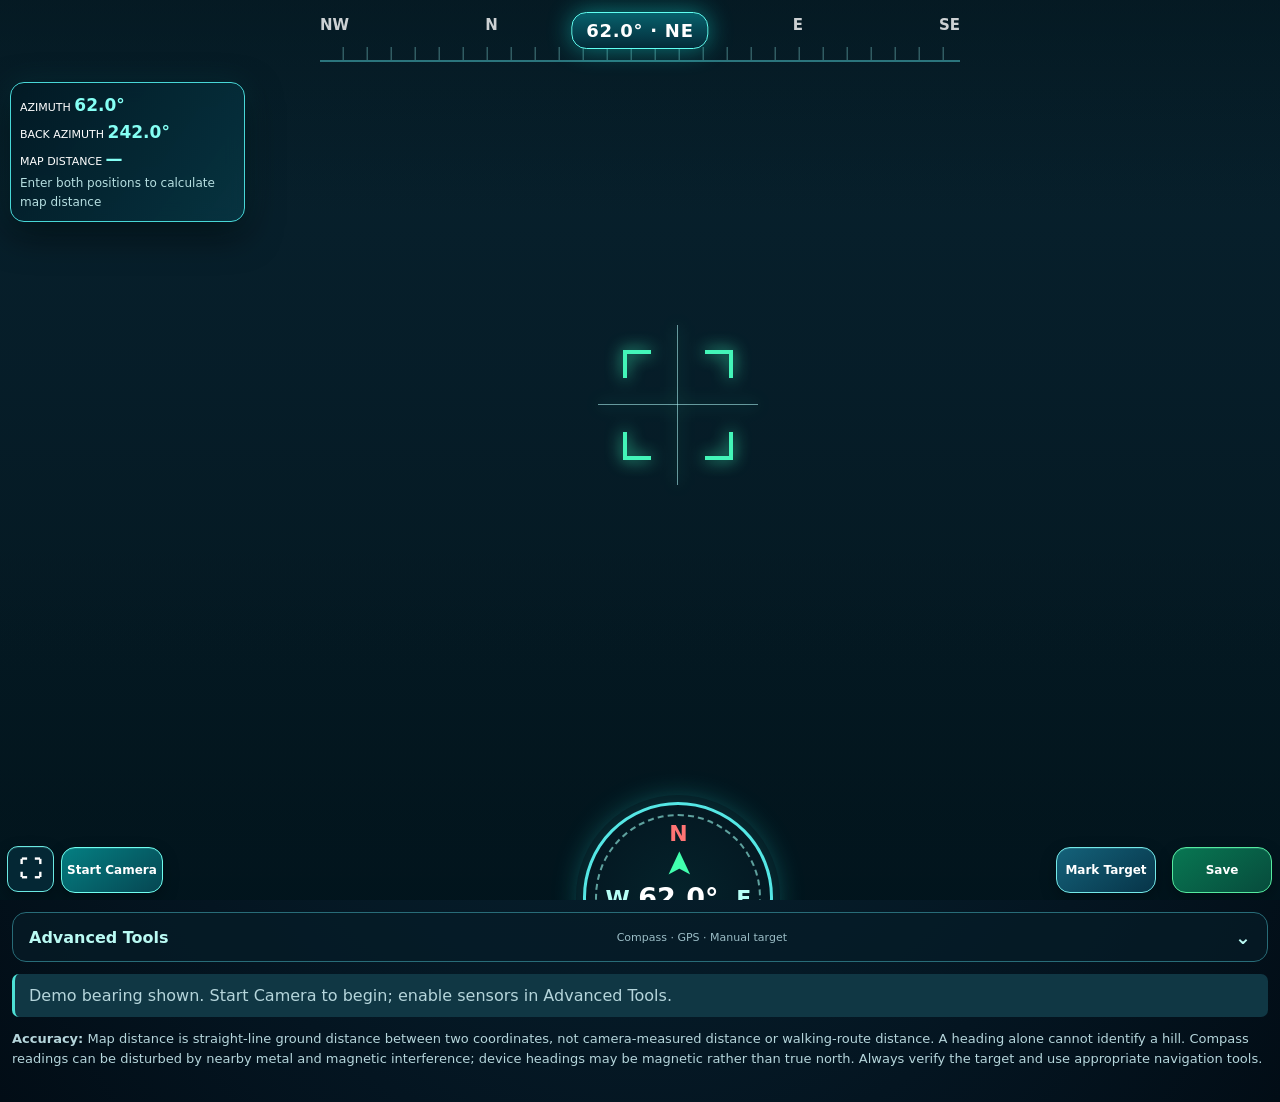
<file: overrides/ledovia-rangefinder-lab-v1.html>
<!doctype html>
<html lang="en"><head><meta charset="utf-8"><meta name="viewport" content="width=device-width,initial-scale=1,viewport-fit=cover"><meta name="theme-color" content="#061b25"><title>LEDOVIA • Rangefinder Lab</title>
<style>
:root{color-scheme:dark;font:16px system-ui,sans-serif;background:#06141d;color:#f2fcff}*{box-sizing:border-box}body{margin:0;background:linear-gradient(145deg,#071a24,#092c38 60%,#06131c);min-height:100vh}button,input{font:inherit}button{cursor:pointer;color:white;background:#0c3947;border:1px solid #4ccbd1;border-radius:12px;padding:12px}button:focus-visible,input:focus-visible{outline:3px solid #fff}.shell{max-width:1100px;margin:auto;padding:14px}.brand{display:flex;justify-content:space-between;align-items:center;gap:12px}.logo{color:#8df3ef;font-size:24px;font-weight:800;letter-spacing:.08em}.sub{font-size:12px;color:#b2d5da}.badge{border:1px solid #377a84;border-radius:30px;padding:5px 10px;color:#c5f4f1;font-size:12px}.stage{position:relative;min-height:400px;height:60vh;max-height:720px;border:1px solid #326e7b;border-radius:20px;overflow:hidden;margin-top:12px;background:linear-gradient(170deg,#173b53 0%,#3d6673 42%,#1a4350 43%,#092b2c 70%,#06191f 100%)}video{position:absolute;inset:0;width:100%;height:100%;object-fit:cover}.fallback{position:absolute;inset:0;display:grid;place-content:center;text-align:center;padding:30px;background:linear-gradient(180deg,#24465e,#153b43 60%,#071e2a)}.fallback span{font-size:58px}.hud{position:absolute;inset:0;pointer-events:none}.heading{position:absolute;top:12px;left:50%;transform:translateX(-50%);padding:8px 18px;border:1px solid #55e5dd;border-radius:12px;background:#05252ce0;font-weight:800;font-size:22px;white-space:nowrap}.cross{position:absolute;left:50%;top:50%;transform:translate(-50%,-50%);width:110px;height:110px;border:2px solid #43edb4;border-radius:15px;box-shadow:0 0 24px #1dfbb044}.cross:before,.cross:after{content:"";position:absolute;background:#c7fff6}.cross:before{height:1px;width:160px;left:-27px;top:53px}.cross:after{width:1px;height:160px;top:-27px;left:53px}.readout{position:absolute;left:12px;bottom:12px;background:#031a23dc;border:1px solid #2ba3ac;border-radius:14px;padding:12px;max-width:min(320px,80%);font-size:14px}.readout strong{color:#77f6ee;font-size:22px}.panel{display:grid;grid-template-columns:repeat(3,1fr);gap:10px;margin-top:12px}.tile{background:#0b2b38;border:1px solid #286c78;border-radius:14px;padding:12px;min-width:0}.tile small{display:block;color:#a4cbd1}.tile strong{font-size:clamp(17px,3vw,27px);color:#80f2ed}.actions{display:flex;flex-wrap:wrap;gap:8px;margin:12px 0}.inputs{display:grid;grid-template-columns:repeat(2,minmax(0,1fr));gap:10px}.field{display:flex;flex-direction:column;gap:4px;color:#c2e6e9;font-size:13px}input{width:100%;background:#061b25;border:1px solid #45818a;border-radius:9px;color:white;padding:12px}h2{font-size:17px;margin:20px 0 10px}#status{color:#b5d5db;min-height:22px}p.note{font-size:13px;line-height:1.5;color:#b5d5db}.camera-on .fallback{display:none}@media(max-width:600px){.stage{height:46vh;min-height:320px}.panel{grid-template-columns:repeat(3,minmax(0,1fr))}.tile{padding:8px}.tile strong{font-size:19px}.inputs{grid-template-columns:1fr}}@media(orientation:landscape) and (max-height:600px){.shell{max-width:none}.stage{height:75vh;min-height:260px}.panel{grid-template-columns:repeat(3,1fr)}}
</style>
<style id="ledovia-premium-rangefinder-v2">
/* Premium visual pass only. Existing sensor and ranging code remains unchanged. */
:root{font-family:system-ui,-apple-system,"Segoe UI",sans-serif;color:#f5fcff;background:#020f18}
body{background:radial-gradient(ellipse at 50% 0%,#15556a 0%,#082735 30%,#041521 75%,#020d16 100%);color:#fff}
.shell{max-width:1250px;padding:clamp(12px,2.5vw,26px)}
.brand{position:relative;min-height:77px;padding:12px 14px;border-bottom:1px solid #2b6977;background:linear-gradient(90deg,#03151fd9,#092b37c7);border-radius:18px 18px 0 0}
.logo{font-size:clamp(25px,4.5vw,39px);letter-spacing:.11em;color:#c2ffff;text-shadow:0 0 24px #1acbd855}
.logo:first-letter{color:#4de2e9}
.sub{letter-spacing:.17em;font-size:10px;text-transform:uppercase;color:#a2c8d0}
.badge{font-size:10px;max-width:170px;text-align:center;color:#f8e4c2;border-color:#b08b53;background:#4e361b55}
.stage{margin-top:0;height:min(65vh,720px);min-height:440px;border:1px solid #2daab6;border-top:0;border-radius:0 0 24px 24px;box-shadow:0 16px 55px #0008,inset 0 0 0 1px #79f5e51a;background:#071c28}
.fallback{background:linear-gradient(180deg,#09263299,#04212b40 40%,#03151cf0),url('https://images.unsplash.com/photo-1464822759023-fed622ff2c3b?auto=format&fit=crop&w=1600&q=80') center/cover}
.fallback span{font-size:46px;color:#7df3e9;text-shadow:0 0 26px #3de4dc}
.fallback h1{font-size:clamp(25px,5vw,44px);text-shadow:0 3px 12px #000}
.fallback p{font-size:13px;color:#d9eef1;background:#051e29ad;border-radius:12px;padding:8px}
.hud{background:linear-gradient(180deg,#02131a8a 0%,transparent 24%,transparent 60%,#00141d88 100%)}
.heading{top:13px;padding:11px 25px;background:linear-gradient(180deg,#07616c,#042b39);border:1px solid #60fff2;border-radius:15px;box-shadow:0 0 24px #13e7dc77;font-size:clamp(19px,3vw,26px);letter-spacing:.04em}
.cross{width:136px;height:136px;border:0;border-radius:0;box-shadow:none;background:linear-gradient(#43f5b8,#43f5b8) left top/28px 4px no-repeat,linear-gradient(#43f5b8,#43f5b8) left top/4px 28px no-repeat,linear-gradient(#43f5b8,#43f5b8) right top/28px 4px no-repeat,linear-gradient(#43f5b8,#43f5b8) right top/4px 28px no-repeat,linear-gradient(#43f5b8,#43f5b8) left bottom/28px 4px no-repeat,linear-gradient(#43f5b8,#43f5b8) left bottom/4px 28px no-repeat,linear-gradient(#43f5b8,#43f5b8) right bottom/28px 4px no-repeat,linear-gradient(#43f5b8,#43f5b8) right bottom/4px 28px no-repeat;filter:drop-shadow(0 0 8px #3cf5b8)}
.cross:before{width:200px;left:-32px;top:67px;background:#b9ffff8a}
.cross:after{height:200px;top:-32px;left:67px;background:#b9ffff8a}
.readout{left:clamp(12px,2vw,26px);bottom:clamp(12px,2vw,26px);max-width:330px;padding:18px;background:linear-gradient(125deg,#021924ed,#073744d9);border:1px solid #48d7d7;box-shadow:0 12px 35px #0009,0 0 30px #13bdc922;backdrop-filter:blur(10px);font-size:13px;line-height:1.8}
.readout strong{font-size:clamp(20px,3vw,28px);color:#85fff4}
#source{color:#b6dfe1;font-size:12px}
.actions{display:grid;grid-template-columns:repeat(5,minmax(0,1fr));gap:10px;margin:16px 0}
button{background:linear-gradient(145deg,#124b5b,#05232e);border:1px solid #4dc8d2;border-radius:14px;min-height:58px;box-shadow:inset 0 1px #a0ffff22,0 6px 16px #0004;font-weight:700}
button:active{background:#147a81}
#startCamera{background:linear-gradient(145deg,#047f82,#064652);border-color:#70fff0}
#save{background:linear-gradient(145deg,#087752,#074b3c);border-color:#55eb9f}
.panel{gap:12px}.tile{padding:16px;background:linear-gradient(140deg,#0e3a48,#051e2c);border-color:#3bbac6;box-shadow:0 8px 20px #0004}
.tile small{letter-spacing:.04em}.tile strong{color:#9afff4}
h2{margin-top:26px;font-size:20px;color:#a7fff6}
.inputs{padding:16px;background:#071e2bc7;border:1px solid #276b78;border-radius:18px;grid-template-columns:repeat(2,minmax(0,1fr))}
.field{font-weight:600}input{background:#041620;border-color:#367b88;border-radius:11px}
#status{padding:12px 14px;background:#103744;border-left:3px solid #4de0d5;border-radius:7px}
.note{padding-bottom:22px}
@media(max-width:650px){.shell{padding:8px}.brand{padding:11px 9px}.badge{font-size:9px;max-width:112px}.stage{min-height:410px;height:52vh}.fallback{padding:12px}.fallback h1{font-size:28px}.readout{font-size:12px;padding:11px;max-width:215px}.readout strong{font-size:20px}.actions{grid-template-columns:repeat(2,minmax(0,1fr));gap:8px}.actions button{min-height:55px}.actions #save{grid-column:1/-1}.tile{padding:9px}.tile strong{font-size:16px}.inputs{grid-template-columns:1fr;padding:12px}}
@media(orientation:landscape) and (max-height:650px){.shell{padding:5px}.brand{min-height:58px;padding:5px 12px}.logo{font-size:24px}.stage{height:calc(100dvh - 75px);min-height:250px}.fallback h1{font-size:28px}.readout{bottom:8px;left:8px;padding:9px;font-size:11px}.readout strong{font-size:18px}.cross{width:110px;height:110px;background-size:24px 3px,3px 24px,24px 3px,3px 24px,24px 3px,3px 24px,24px 3px,3px 24px}.cross:before{top:54px;left:-25px;width:160px}.cross:after{left:54px;top:-25px;height:160px}}
</style><style id="ledovia-simple-rangefinder-v3">
.ledoviaPrimary{grid-template-columns:repeat(3,minmax(0,1fr));gap:9px;margin:13px 0}
.ledoviaPrimary button{min-height:57px;padding:9px 5px;font-size:clamp(13px,2.5vw,17px)}
.ledoviaPrimary #markTarget{background:linear-gradient(145deg,#14627a,#073448);border-color:#74e9e8}
.ledoviaPrimary #save{grid-column:auto;background:linear-gradient(145deg,#087752,#074b3c)}
.ledoviaAdvanced{margin:0 0 12px;background:#061d28b8;border:1px solid #286c78;border-radius:14px;overflow:hidden}
.ledoviaAdvanced summary{cursor:pointer;list-style:none;padding:13px 16px;color:#bafaf3;font-weight:700;display:flex;align-items:center;justify-content:space-between;gap:8px}
.ledoviaAdvanced summary::-webkit-details-marker{display:none}
.ledoviaAdvanced summary:after{content:"⌄";font-size:19px}
.ledoviaAdvanced[open] summary:after{content:"⌃"}
.ledoviaAdvanced summary span{color:#9bbdc6;font-size:11px;font-weight:500}
.ledoviaAdvanced>.actions,.ledoviaAdvanced>.panel,.ledoviaAdvanced>h2,.ledoviaAdvanced>.inputs{margin-left:12px;margin-right:12px}
.ledoviaAdvanced .ledoviaSecondary{grid-template-columns:repeat(3,minmax(0,1fr))}
.ledoviaAdvanced .ledoviaSecondary button{font-size:13px;min-height:46px}
.ledoviaAdvanced .inputs{margin-bottom:12px}
@media(max-width:650px){.ledoviaPrimary{grid-template-columns:repeat(3,minmax(0,1fr))}.ledoviaPrimary #save{grid-column:auto}.ledoviaAdvanced .ledoviaSecondary{grid-template-columns:1fr 1fr}.ledoviaAdvanced summary span{font-size:10px}}
</style><style id="ledovia-landscape-camera-v4">
.rangeViewport{position:relative}
.headingTape{display:none}
.compassDial{display:none}
@media (orientation:landscape) and (min-width:650px){
body{overflow-x:hidden}
.shell{max-width:none;padding:0}
.brand{position:absolute;top:0;left:0;right:0;z-index:5;height:74px;min-height:0;border:0;border-radius:0;background:linear-gradient(#02151cf2,#031722c0)}
.brand .logo{font-size:24px}
.brand .sub{font-size:10px}
.rangeViewport{height:100dvh;min-height:360px;overflow:hidden;background:#03121c}
.stage{position:absolute;inset:0;width:100%;height:100%;min-height:0;max-height:none;border:0;border-radius:0;margin:0;box-shadow:none}
.fallback{background-position:center}
.fallback h1,.fallback p,.fallback span{display:none}
.heading{top:77px;z-index:2;font-size:18px;padding:8px 17px}
.headingTape{display:flex;position:absolute;top:79px;left:22%;right:22%;height:55px;align-items:flex-start;justify-content:space-between;gap:10px;border-bottom:2px solid #56d8dc99;background:repeating-linear-gradient(90deg,transparent 0,transparent 22px,#8ee7e766 23px,#8ee7e766 24px) left bottom/100% 13px no-repeat;opacity:.8;font-weight:700;font-size:15px;pointer-events:none}
.headingTape span:nth-child(3){visibility:hidden}
.cross{top:48%;left:53%}
.readout{top:145px;bottom:auto;left:16px;width:225px;max-width:25vw;max-height:calc(100% - 275px);overflow:auto;line-height:1.6;font-size:12px;padding:13px}
.readout strong{font-size:19px}
.compassDial{display:block;position:absolute;bottom:-95px;left:50%;transform:translateX(-50%);width:245px;height:245px;border:3px solid #55e7e5;border-radius:50%;background:radial-gradient(circle,#05252ddf 0%,#041923ec 68%,#06141a 100%);box-shadow:0 0 0 7px #061a2299,0 0 30px #29e7dd66}
.dialTicks{position:absolute;inset:9px;border:2px dashed #95f2e7a0;border-radius:50%;font-weight:800}
.dialTicks>span{position:absolute;color:#b6fff6;font-size:22px}
.north{top:5px;left:50%;transform:translateX(-50%);color:#ff7474!important}.south{bottom:5px;left:50%;transform:translateX(-50%)}.east{right:8px;top:43%}.west{left:8px;top:43%}
.dialNeedle{position:absolute;top:43px;left:50%;transform:translateX(-50%) rotate(-90deg);color:#41ffae;font-size:34px}
.dialCenter{position:absolute;top:88px;left:0;right:0;text-align:center;font-size:35px;color:#fff}
.ledoviaPrimary{position:absolute;bottom:10px;left:12px;right:12px;margin:0;display:flex;justify-content:space-between;pointer-events:none}
.ledoviaPrimary button{pointer-events:auto;min-width:125px;max-width:160px;min-height:55px;background:linear-gradient(#063745ed,#031d2aee);backdrop-filter:blur(8px)}
.ledoviaPrimary #startCamera{margin-right:auto}.ledoviaPrimary #markTarget{margin-left:auto;margin-right:8px}.ledoviaPrimary #save{margin-left:0}
.ledoviaAdvanced,#status,.note{margin:12px}
}
@media (orientation:landscape) and (min-width:650px) and (max-height:450px){
.brand{height:52px}.brand .logo{font-size:19px}.brand .sub{font-size:8px}.heading{top:55px}.headingTape{top:58px}.readout{top:105px;max-height:calc(100% - 180px);padding:8px}.compassDial{width:185px;height:185px;bottom:-85px}.dialCenter{top:65px;font-size:27px}.dialNeedle{top:27px}.ledoviaPrimary button{min-height:43px}.cross{width:100px;height:100px}
}
</style><style id="ledovia-dual-layout-v5">
/* Orientation-first product UI; retains original camera, sensor and map-distance handlers. */
html,body{overflow-x:hidden}
.rangeViewport{position:relative}
#stage .fallback h1,#stage .fallback p,#stage .fallback>span{display:none}
.ledoviaModeHint{position:absolute;z-index:4;top:14px;left:14px;padding:7px 10px;border:1px solid #4ac4cb;border-radius:10px;background:#041c28c9;font-size:11px;color:#aef9f1}
.ledoviaModeHint strong{display:block;color:white;font-size:13px}
.ledoviaPortraitCompass{display:none}
.ledoviaCameraControls{display:none}
.ledoviaPrimary{z-index:7}
@media(orientation:portrait){
.shell{max-width:650px}
.brand{min-height:65px}
.stage{height:min(72vh,660px);min-height:490px}
.fallback{background:linear-gradient(180deg,#051723b8,#0826357a 44%,#03111cf2),url('https://images.unsplash.com/photo-1464822759023-fed622ff2c3b?auto=format&fit=crop&w=1200&q=80') center/cover}
.stage:not(.camera-on) .cross{display:none}
.stage:not(.camera-on) .heading{display:none}
.ledoviaPortraitCompass{display:block;position:absolute;top:13%;left:50%;transform:translateX(-50%);width:min(78vw,350px);aspect-ratio:1;border-radius:50%;border:3px solid #74e9e7;box-shadow:0 0 0 8px #061c2a99,0 0 40px #00b7c355;background:radial-gradient(circle,#041c2bea 0%,#031622ef 67%,#051a25f2 100%);pointer-events:none}
.ledoviaPortraitCompass:before{content:"";position:absolute;inset:12px;border:2px dashed #b6fff9a3;border-radius:50%}
.ledoviaPortraitCompass .points{position:absolute;inset:0;font-size:clamp(17px,5vw,25px);font-weight:800}
.ledoviaPortraitCompass .points span{position:absolute}
.ledoviaPortraitCompass .n{top:5%;left:50%;transform:translateX(-50%);color:#ff7373}
.ledoviaPortraitCompass .e{right:7%;top:47%}
.ledoviaPortraitCompass .s{bottom:5%;left:50%;transform:translateX(-50%)}
.ledoviaPortraitCompass .w{left:7%;top:47%}
.ledoviaPortraitCompass .value{position:absolute;top:34%;left:0;right:0;text-align:center}
.ledoviaPortraitCompass .value small{display:block;font-size:13px;color:#c8e7e9}
.ledoviaPortraitCompass .value strong{font-size:clamp(38px,11vw,64px);color:#fff;text-shadow:0 0 18px #36e5e399}
.ledoviaPortraitCompass .value b{display:block;font-size:clamp(17px,5vw,25px);color:#66f6e6}
.ledoviaPortraitCompass .pointer{position:absolute;top:20%;left:50%;transform:translateX(-50%);color:#4cffa8;font-size:26px}
.stage:not(.camera-on) .readout{bottom:12px;left:12px;right:12px;width:auto;max-width:none;display:grid;grid-template-columns:1fr 1fr;gap:4px 10px;padding:10px 13px;line-height:1.4}
.stage:not(.camera-on) .readout>div:nth-child(3),.stage:not(.camera-on) #source{grid-column:1/-1}
.stage.camera-on .ledoviaPortraitCompass{display:none}
.ledoviaModeHint{top:10px;left:10px}
}
@media(orientation:landscape){
.shell{max-width:none!important;padding:0!important}
.brand{position:absolute!important;z-index:9;top:0;left:0;right:0;min-height:0;height:57px;padding:5px 14px;border-radius:0;background:#03151fe8}
.brand .logo{font-size:21px}.brand .sub{font-size:8px}.brand .badge{font-size:9px}
.rangeViewport{position:relative;height:100dvh;min-height:250px;overflow:hidden}
.rangeViewport .stage{position:absolute!important;inset:0;width:100%;height:100%!important;min-height:0!important;max-height:none;border:0;border-radius:0;margin:0}
.stage .heading{top:60px;font-size:18px;z-index:3;padding:7px 14px}
.stage .headingTape{display:flex;top:64px;left:25%;right:25%;height:46px}
.stage .cross{top:49%;left:53%;width:110px;height:110px}
.stage .cross:before{top:54px;left:-25px;width:160px}.stage .cross:after{left:54px;top:-25px;height:160px}
.stage .readout{top:120px;bottom:auto;left:10px;max-width:235px;width:29%;max-height:calc(100% - 180px);overflow:auto;padding:9px;font-size:11px}
.stage .readout strong{font-size:17px}
.stage .compassDial{display:block;left:53%;width:190px;height:190px;bottom:-83px}
.stage .dialCenter{top:66px;font-size:27px}.stage .dialNeedle{top:28px}
.ledoviaPrimary{position:absolute;bottom:7px;left:8px;right:8px;display:flex;justify-content:space-between;margin:0;pointer-events:none}
.ledoviaPrimary button{pointer-events:auto;min-height:46px;min-width:100px;max-width:130px;font-size:12px}
.ledoviaPrimary #startCamera{margin-right:auto}.ledoviaPrimary #markTarget{margin-left:auto;margin-right:7px}.ledoviaPrimary #save{margin:0}
.ledoviaModeHint{top:65px;left:8px;max-width:125px;font-size:9px}
.ledoviaPortraitCompass{display:none!important}
.ledoviaAdvanced,#status,.note{margin:12px}
}
</style><style id="ledovia-landscape-clean-v6">
@media (orientation:landscape){
.brand{display:none!important}
.stage .heading{top:12px!important}
.stage .headingTape{top:16px!important}
.ledoviaModeHint{display:none!important}
.stage .readout{top:82px!important;max-height:calc(100% - 148px)!important}
.stage .cross{top:45%!important}
.stage .compassDial{bottom:-92px!important}
.rangeViewport{height:100dvh!important}
.ledoviaPrimary{bottom:calc(7px + env(safe-area-inset-bottom,0px))!important}
.ledoviaPrimary #startCamera{margin-left:53px}
.ledoviaFullscreen{display:flex!important}
}
.ledoviaFullscreen{display:none;position:absolute;z-index:12;left:7px;bottom:calc(8px + env(safe-area-inset-bottom,0px));width:47px;height:46px;min-height:0;padding:0;align-items:center;justify-content:center;border:1px solid #6be9e2;background:#052a38e8;color:#fff;border-radius:11px;font-size:23px;pointer-events:auto}
</style><style id="ledovia-smart-compass-v7">
.smartCompassControls{display:none}
@media(orientation:portrait){
.stage .ledoviaPortraitCompass{top:22%;width:min(72vw,310px)}
.smartCompassControls{display:block;position:absolute;z-index:6;top:10px;left:10px;right:10px;pointer-events:auto}
.smartMode,.smartLights{display:flex;gap:6px;justify-content:center}
.smartMode button,.smartLights button{min-height:34px;border-radius:9px;padding:5px 10px;font-size:12px;background:#062633ed}
.smartMode button{flex:1;max-width:175px}
.smartLights{position:absolute;top:min(59vh,475px);left:0;right:0}
.smartLights button{flex:1;max-width:130px;font-size:11px}
.smartMode button[aria-pressed=true],.smartLights button[aria-pressed=true]{border-color:#85fff0;background:#0b6671}
.smartStatus{position:absolute;top:min(65vh,525px);left:0;right:0;text-align:center;font-size:11px;color:#bfe7e8;text-shadow:0 1px 4px #000;background:#041822c7;padding:4px}
.stage:not(.camera-on) .readout{display:none}
.ledoviaPortraitCompass .value strong{font-size:clamp(35px,10vw,56px)}
}
body.smartRed .ledoviaPortraitCompass{border-color:#e46d6d;box-shadow:0 0 0 8px #250c13,0 0 25px #d43b3b55;background:radial-gradient(circle,#240e14,#0f080d)}
body.smartRed .ledoviaPortraitCompass .value b,body.smartRed .ledoviaPortraitCompass .pointer{color:#ff8585}
body.smartGreen .ledoviaPortraitCompass{border-color:#62c98c;box-shadow:0 0 0 8px #0b2519,0 0 25px #30b96b55;background:radial-gradient(circle,#102e1c,#07150d)}
body.smartGreen .ledoviaPortraitCompass .value b,body.smartGreen .ledoviaPortraitCompass .pointer{color:#7bffa8}
@media(orientation:landscape){.smartCompassControls{display:none!important}}
</style><style id="ledovia-night-blackout-v8">
/* Full interface blackout in portrait night modes; no change to Standard or live camera logic. */
@media(orientation:portrait){
body.smartRed,body.smartGreen{background:#000!important;color:#bbb!important}
body.smartRed .shell,body.smartGreen .shell{background:#000!important}
body.smartRed .brand,body.smartGreen .brand{background:#000!important;border-color:#171717!important;box-shadow:none!important}
body.smartRed .stage,body.smartGreen .stage{background:#000!important;border-color:#171717!important;box-shadow:none!important}
body.smartRed .stage:not(.camera-on) .fallback,body.smartGreen .stage:not(.camera-on) .fallback{background:#000!important}
body.smartRed .ledoviaPortraitCompass,body.smartGreen .ledoviaPortraitCompass{background:#000!important;box-shadow:none!important}
body.smartRed .ledoviaPortraitCompass:before,body.smartGreen .ledoviaPortraitCompass:before{opacity:.4}
body.smartRed .ledoviaPortraitCompass .points span:not(.n){color:#b45a5a!important}
body.smartGreen .ledoviaPortraitCompass .points span:not(.n){color:#529a67!important}
body.smartRed .ledoviaPortraitCompass .value strong{color:#f48b8b!important;text-shadow:none!important}
body.smartGreen .ledoviaPortraitCompass .value strong{color:#82d39b!important;text-shadow:none!important}
body.smartRed .ledoviaModeHint,body.smartRed .smartStatus,body.smartRed .ledoviaAdvanced,body.smartRed #status,body.smartRed .tile,body.smartRed .inputs{background:#000!important;border-color:#462222!important;color:#b36b6b!important;box-shadow:none!important;text-shadow:none!important}
body.smartGreen .ledoviaModeHint,body.smartGreen .smartStatus,body.smartGreen .ledoviaAdvanced,body.smartGreen #status,body.smartGreen .tile,body.smartGreen .inputs{background:#000!important;border-color:#1e462b!important;color:#70aa7b!important;box-shadow:none!important;text-shadow:none!important}
body.smartRed button,body.smartRed input{background:#080000!important;border-color:#512525!important;color:#d87c7c!important;box-shadow:none!important}
body.smartGreen button,body.smartGreen input{background:#000a02!important;border-color:#235732!important;color:#87bd92!important;box-shadow:none!important}
body.smartRed button[aria-pressed=true]{background:#351014!important;border-color:#b14c4c!important}
body.smartGreen button[aria-pressed=true]{background:#0b2913!important;border-color:#4a995f!important}
body.smartRed .logo,body.smartRed h2,body.smartRed .field,body.smartRed .sub,body.smartRed .badge,body.smartRed .note,body.smartRed .readout{color:#9d5d5d!important}
body.smartGreen .logo,body.smartGreen h2,body.smartGreen .field,body.smartGreen .sub,body.smartGreen .badge,body.smartGreen .note,body.smartGreen .readout{color:#66966e!important}
body.smartRed .ledoviaPortraitCompass .n{color:#d85e5e!important}
body.smartGreen .ledoviaPortraitCompass .n{color:#6ac583!important}
body.smartRed .ledoviaPortraitCompass .value small,body.smartGreen .ledoviaPortraitCompass .value small{color:inherit!important}
}
</style></head><body><main class="shell"><header class="brand"><div><div class="logo">△ LEDOVIA</div><div class="sub">RANGEFINDER LAB · DEVELOPMENT PROTOTYPE</div></div><span class="badge">NOT FOR EMERGENCY NAVIGATION</span></header>
<div class="rangeViewport"><section class="stage" id="stage" aria-label="Camera rangefinder preview"><div class="fallback"><span>⌖</span><h1>Rangefinder Camera</h1><p>Enable camera to display live view</p></div><video id="camera" autoplay muted playsinline></video><div class="hud"><div class="ledoviaModeHint"><strong id="modeName">Compass Dashboard</strong><span id="modeDetail">Demo bearing until compass enabled</span></div><div class="smartCompassControls"><div class="smartMode" role="group" aria-label="Compass mode"><button type="button" id="smartSimple" aria-pressed="true">Compass</button><button type="button" id="smartAzimuth" aria-pressed="false">Azimuth</button></div><div class="smartLights" role="group" aria-label="Lighting mode"><button type="button" data-light="standard" aria-pressed="true">Standard</button><button type="button" data-light="red" aria-pressed="false">Red Night</button><button type="button" data-light="green" aria-pressed="false">Green Night</button></div><div class="smartStatus" id="smartStatus" role="status">Heading: Manual/demo · GPS course: unavailable</div></div><div class="ledoviaPortraitCompass" aria-hidden="true"><div class="points"><span class="n">N</span><span class="e">E</span><span class="s">S</span><span class="w">W</span></div><span class="pointer">▲</span><div class="value"><small>AZIMUTH</small><strong id="portraitAz">62°</strong><small>BACK AZIMUTH</small><b id="portraitBack">242°</b></div></div><div class="heading" id="heading">—° · Heading unavailable</div><div class="cross"></div><div class="headingTape" aria-hidden="true"><span>NW</span><span>N</span><span>NE</span><span>E</span><span>SE</span></div><div class="compassDial" aria-hidden="true"><div class="dialTicks"><span class="north">N</span><span class="east">E</span><span class="south">S</span><span class="west">W</span><div class="dialNeedle">➤</div><div class="dialCenter" id="dialCenter">62°</div></div></div><div class="readout"><div>AZIMUTH <strong id="az">—°</strong></div><div>BACK AZIMUTH <strong id="back">—°</strong></div><div>MAP DISTANCE <strong id="distance">—</strong></div><div id="source">No mapped target selected</div></div></div></section>
<button class="ledoviaFullscreen" id="ledoviaFullscreen" type="button" aria-label="Toggle fullscreen" title="Toggle fullscreen">⛶</button><div class="actions ledoviaPrimary"><button id="startCamera">Start Camera</button><button id="markTarget" type="button">Mark Target</button><button id="save">Save</button></div></div><details class="ledoviaAdvanced" id="advanced"><summary>Advanced Tools <span>Compass · GPS · Manual target</span></summary><div class="actions ledoviaSecondary"><button id="stopCamera">Stop Camera</button><button id="orientation">Enable Compass</button><button id="locate">Get GPS Location</button></div>
<div class="panel"><div class="tile"><small>Heading source</small><strong id="headingSource">Manual</strong></div><div class="tile"><small>GPS accuracy</small><strong id="accuracy">—</strong></div><div class="tile"><small>Saved bearings</small><strong id="savedCount">0</strong></div></div>
<h2>Heading & mapped target</h2><div class="inputs"><label class="field">Manual azimuth (degrees)<input id="manual" type="number" min="0" max="359.99" step=".1" value="62"></label><label class="field">Target name<input id="targetName" placeholder="e.g. Ridge Summit"></label><label class="field">Your latitude<input id="lat" type="number" step="any" placeholder="GPS fills this"></label><label class="field">Your longitude<input id="lon" type="number" step="any" placeholder="GPS fills this"></label><label class="field">Mapped target latitude<input id="targetLat" type="number" step="any" placeholder="Known map coordinate"></label><label class="field">Mapped target longitude<input id="targetLon" type="number" step="any" placeholder="Known map coordinate"></label></div>
</details><p id="status" role="status" aria-live="polite">Demo bearing shown. Start Camera to begin; enable sensors in Advanced Tools.</p>
<p class="note"><b>Accuracy:</b> Map distance is straight-line ground distance between two coordinates, not camera-measured distance or walking-route distance. A heading alone cannot identify a hill. Compass readings can be disturbed by nearby metal and magnetic interference; device headings may be magnetic rather than true north. Always verify the target and use appropriate navigation tools.</p></main>
<script>
(()=>{'use strict';
const $=id=>document.getElementById(id), status=s=>$('status').textContent=s;let stream=null,liveHeading=null,compassActive=false,gpsAccuracy=null;const deg=n=>((n%360)+360)%360;
function valid(id,min,max){const s=$(id).value.trim();if(s==='')return null;const n=Number(s);return Number.isFinite(n)&&n>=min&&n<=max?n:null}
function haversine(a,b,c,d){const r=Math.PI/180,dl=(c-a)*r,do_=(d-b)*r;const q=Math.sin(dl/2)**2+Math.cos(a*r)*Math.cos(c*r)*Math.sin(do_/2)**2;return 6371008.8*2*Math.atan2(Math.sqrt(q),Math.sqrt(1-q))}
function update(){const manual=valid('manual',0,360);const h=compassActive&&liveHeading!==null?liveHeading:manual;const good=h!==null;const n=good?deg(h):null;$('az').textContent=good?n.toFixed(1)+'°':'—°';$('back').textContent=good?deg(n+180).toFixed(1)+'°':'—°';$('heading').textContent=good?n.toFixed(1)+'° · '+(['N','NE','E','SE','S','SW','W','NW'][Math.round(n/45)%8]):'—° · Heading unavailable';$('headingSource').textContent=compassActive&&liveHeading!==null?'Sensor':'Manual';
const a=valid('lat',-90,90),b=valid('lon',-180,180),c=valid('targetLat',-90,90),d=valid('targetLon',-180,180);if([a,b,c,d].every(v=>v!==null)){const meters=haversine(a,b,c,d);$('distance').textContent=(meters/1000).toFixed(2)+' km';$('source').textContent='GPS/map coordinates · straight-line · target unverified'}else{$('distance').textContent='—';$('source').textContent='Enter both positions to calculate map distance'}$('accuracy').textContent=gpsAccuracy===null?'—':Math.round(gpsAccuracy)+' m'}
['manual','lat','lon','targetLat','targetLon'].forEach(id=>$(id).addEventListener('input',update));
$('startCamera').onclick=async()=>{try{if(!navigator.mediaDevices?.getUserMedia)throw Error('Camera API unavailable; HTTPS and a supported browser are required');stream=await navigator.mediaDevices.getUserMedia({audio:false,video:{facingMode:{ideal:'environment'}}});$('camera').srcObject=stream;$('stage').classList.add('camera-on');status('Camera preview active. Camera does not measure distance.')}catch(e){status('Camera unavailable: '+e.message)}};
$('stopCamera').onclick=()=>{stream?.getTracks().forEach(t=>t.stop());stream=null;$('camera').srcObject=null;$('stage').classList.remove('camera-on');status('Camera stopped.')};
$('locate').onclick=()=>{if(!navigator.geolocation){status('GPS API unavailable.');return}status('Requesting location permission…');navigator.geolocation.getCurrentPosition(p=>{$('lat').value=p.coords.latitude.toFixed(7);$('lon').value=p.coords.longitude.toFixed(7);gpsAccuracy=p.coords.accuracy;update();status('GPS acquired. Confirm target coordinates separately.')},e=>status('GPS unavailable: '+e.message),{enableHighAccuracy:true,timeout:15000,maximumAge:0})};
function orient(e){let h=null;if(typeof e.webkitCompassHeading==='number'&&Number.isFinite(e.webkitCompassHeading))h=e.webkitCompassHeading;else if(e.absolute===true&&typeof e.alpha==='number')h=deg(360-e.alpha);if(h!==null){liveHeading=deg(h);compassActive=true;update()}}
$('orientation').onclick=async()=>{try{if(!('DeviceOrientationEvent' in window))throw Error('Orientation sensor unavailable');if(typeof DeviceOrientationEvent.requestPermission==='function'){const permission=await DeviceOrientationEvent.requestPermission();if(permission!=='granted')throw Error('Sensor permission denied')}window.addEventListener('deviceorientationabsolute',orient);window.addEventListener('deviceorientation',orient);status('Compass requested. Waiting for supported absolute heading; otherwise manual bearing remains active.')}catch(e){status('Compass unavailable: '+e.message)}};
$('save').onclick=()=>{const az=compassActive&&liveHeading!==null?liveHeading:valid('manual',0,360);if(az===null){status('Enter a valid azimuth before saving.');return}const key='ledovia-rangefinder-lab-bearings-v1';let saved=[];try{saved=JSON.parse(localStorage.getItem(key)||'[]');if(!Array.isArray(saved))saved=[]}catch{}saved.push({name:$('targetName').value.trim().slice(0,80)||'Unnamed bearing',azimuth:deg(az),backAzimuth:deg(az+180),created:new Date().toISOString(),targetLat:valid('targetLat',-90,90),targetLon:valid('targetLon',-180,180)});try{localStorage.setItem(key,JSON.stringify(saved));$('savedCount').textContent=saved.length;status('Bearing saved locally on this device.')}catch(e){status('Local save failed: '+e.message)}};
try{const s=JSON.parse(localStorage.getItem('ledovia-rangefinder-lab-bearings-v1')||'[]');$('savedCount').textContent=Array.isArray(s)?s.length:0}catch{}update();window.addEventListener('pagehide',()=>stream?.getTracks().forEach(t=>t.stop()));
})();
</script><script id="ledovia-simple-actions-v3">
(()=>{'use strict';const mark=document.getElementById('markTarget'),adv=document.getElementById('advanced'),name=document.getElementById('targetName');if(mark&&adv&&name){mark.addEventListener('click',()=>{adv.open=true;name.focus();document.getElementById('status').textContent='Enter a target name and mapped coordinates if known. Camera crosshairs alone cannot determine distance.'})}})();
</script><script id="ledovia-dial-v4">(()=>{const az=document.getElementById('az'),dial=document.getElementById('dialCenter');if(az&&dial){const sync=()=>{dial.textContent=az.textContent};new MutationObserver(sync).observe(az,{childList:true,characterData:true,subtree:true});sync()}})();</script><script id="ledovia-dual-layout-sync-v5">(()=>{'use strict';const $=id=>document.getElementById(id);const az=$('az'),back=$('back'),headingSource=$('headingSource');function sync(){if(az)$('portraitAz').textContent=az.textContent;if(back)$('portraitBack').textContent=back.textContent;const landscape=matchMedia('(orientation:landscape)').matches;$('modeName').textContent=landscape?'Rangefinder Camera':'Azimuth & Back Azimuth';$('modeDetail').textContent=headingSource?.textContent==='Sensor'?'Sensor heading · verify calibration':'Manual/demo heading'}[az,back,headingSource].forEach(el=>{if(el)new MutationObserver(sync).observe(el,{childList:true,subtree:true,characterData:true})});window.addEventListener('resize',sync);window.addEventListener('orientationchange',sync);sync()})();</script><script id="ledovia-fullscreen-v6">(()=>{'use strict';const b=document.getElementById('ledoviaFullscreen');if(!b)return;b.addEventListener('click',async()=>{try{if(document.fullscreenElement){await document.exitFullscreen();return}if(!document.documentElement.requestFullscreen)throw Error('Fullscreen unavailable in this browser');await document.documentElement.requestFullscreen();}catch(e){document.getElementById('status').textContent='Fullscreen unavailable: '+e.message+' · Camera view remains usable.'}})})();</script><script id="ledovia-smart-compass-v7-script">
(()=>{'use strict';
const $=id=>document.getElementById(id),simple=$('smartSimple'),expert=$('smartAzimuth'),status=$('smartStatus'),center=document.querySelector('.ledoviaPortraitCompass .value'),headingSource=$('headingSource');
if(!simple||!expert||!center)return;
let mode='simple',light='standard',course=null,speed=null,courseAccuracy=null;
try{mode=localStorage.getItem('ledovia-compass-mode')==='expert'?'expert':'simple';const l=localStorage.getItem('ledovia-compass-light');if(['standard','red','green'].includes(l))light=l}catch{}
const label=center.querySelector('small'),big=center.querySelector('strong'),small=center.querySelector('b'),az=$('az'),back=$('back');
function direction(n){return ['North','Northeast','East','Southeast','South','Southwest','West','Northwest'][Math.round(n/45)%8]}
function redraw(){const a=Number.parseFloat(az.textContent),b=Number.parseFloat(back.textContent),valid=Number.isFinite(a);label.textContent=mode==='simple'?'FACING':'AZIMUTH';big.textContent=valid?(mode==='simple'?direction(a):a.toFixed(1)+'°'):'—';small.textContent=valid?(mode==='simple'?a.toFixed(1)+'°':('Back azimuth '+(Number.isFinite(b)?b.toFixed(1)+'°':'—'))):'Heading unavailable';simple.setAttribute('aria-pressed',String(mode==='simple'));expert.setAttribute('aria-pressed',String(mode==='expert'));document.querySelectorAll('[data-light]').forEach(b=>b.setAttribute('aria-pressed',String(b.dataset.light===light)));document.body.classList.toggle('smartRed',light==='red');document.body.classList.toggle('smartGreen',light==='green');const source=headingSource?.textContent==='Sensor'?'Sensor heading':'Manual/demo heading';const gps=course===null?'GPS course unavailable':('GPS course '+course.toFixed(0)+'°'+(speed!==null?' · '+speed.toFixed(1)+' m/s':''));status.textContent=source+' · '+gps+(courseAccuracy!==null?' · GPS ±'+Math.round(courseAccuracy)+'m':'');}
simple.addEventListener('click',()=>{mode='simple';try{localStorage.setItem('ledovia-compass-mode',mode)}catch{}redraw()});
expert.addEventListener('click',()=>{mode='expert';try{localStorage.setItem('ledovia-compass-mode',mode)}catch{}redraw()});
document.querySelectorAll('[data-light]').forEach(b=>b.addEventListener('click',()=>{light=b.dataset.light;try{localStorage.setItem('ledovia-compass-light',light)}catch{}redraw()}));
[az,back,headingSource].forEach(el=>{if(el)new MutationObserver(redraw).observe(el,{childList:true,characterData:true,subtree:true})});
const locate=$('locate');if(locate&&navigator.geolocation){locate.addEventListener('click',()=>{navigator.geolocation.getCurrentPosition(p=>{courseAccuracy=p.coords.accuracy;const h=p.coords.heading,v=p.coords.speed;if(Number.isFinite(h)&&h>=0&&Number.isFinite(v)&&v>=1.5&&p.coords.accuracy<=35){course=h;speed=v}else{course=null;speed=null}redraw()},()=>{}, {enableHighAccuracy:true,timeout:15000,maximumAge:0})})}
redraw();
})();
</script></body></html>
</file>
